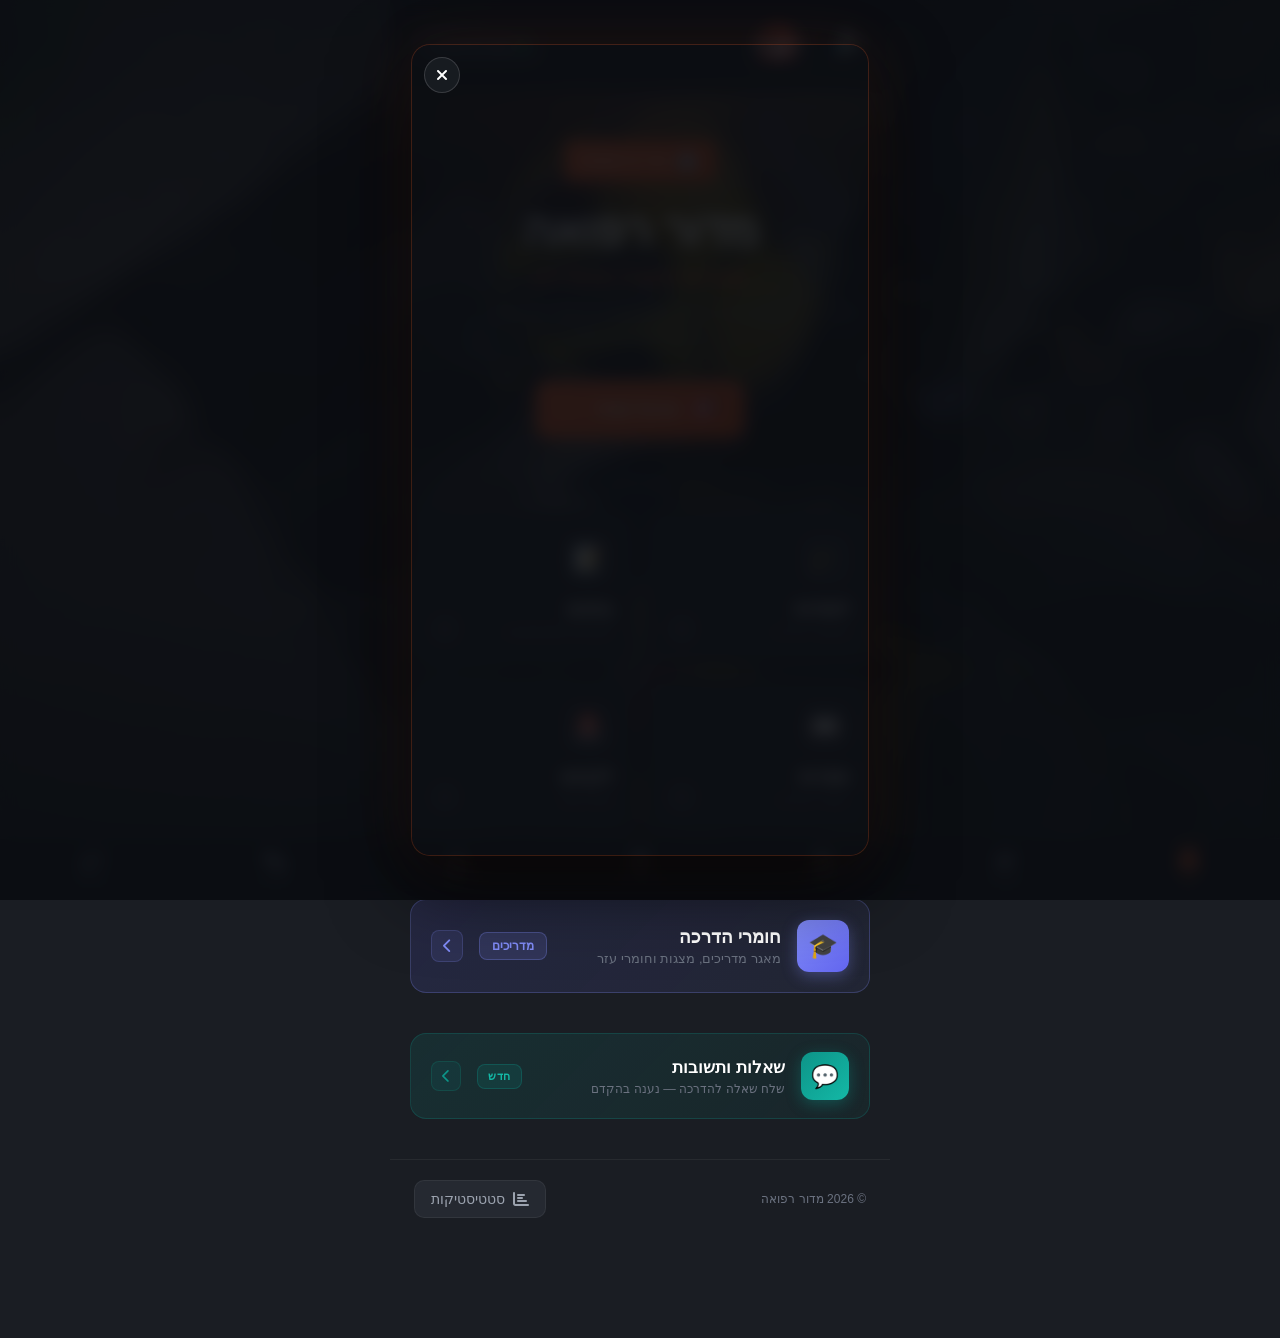
<file: index.html>
<!DOCTYPE html>
<html lang="he" dir="rtl">

<head>
    <meta charset="UTF-8">
    <meta name="viewport" content="width=device-width, initial-scale=1.0, maximum-scale=1.0, user-scalable=no">
    <meta name="apple-mobile-web-app-capable" content="yes">
    <meta name="mobile-web-app-capable" content="yes">

    <!-- Security Headers -->
    <meta http-equiv="X-Frame-Options" content="DENY">
    <meta http-equiv="X-Content-Type-Options" content="nosniff">
    <meta http-equiv="Referrer-Policy" content="strict-origin-when-cross-origin">
    <meta http-equiv="Permissions-Policy" content="geolocation=(), microphone=(), camera=()">
    <meta http-equiv="Content-Security-Policy"
        content="default-src 'self'; script-src 'self' 'unsafe-inline' https://script.google.com https://script.googleusercontent.com; style-src 'self' 'unsafe-inline' https://fonts.googleapis.com https://cdnjs.cloudflare.com; font-src 'self' https://fonts.gstatic.com https://cdnjs.cloudflare.com; img-src 'self' data: https:; connect-src 'self' https://script.google.com https://script.googleusercontent.com; frame-src https://drive.google.com https://www.youtube.com;">

    <!-- Description & SEO -->
    <meta name="description"
        content="מערכת למידה רפואית - מדור רפואה, פיקוד העורף. לומדות, בחנים, ספרות מקצועית ולקחים נלמדים.">
    <meta name="keywords" content="רפואה, פיקוד העורף, חובש, מט״ב, הכשרה רפואית">
    <meta name="author" content="מדור רפואה - פיקוד העורף">

    <!-- Favicon & App Icons -->
    <link rel="icon" type="image/png" href="Assets/logo1.PNG">
    <link rel="apple-touch-icon" href="Assets/logo1.PNG">
    <link rel="shortcut icon" href="Assets/logo1.PNG">

    <!-- Theme Color for Mobile Browsers -->
    <meta name="theme-color" content="#1a1d23">
    <meta name="apple-mobile-web-app-status-bar-style" content="black-translucent">
    <meta name="apple-mobile-web-app-title" content="מדור רפואה">

    <title>מדור רפואה | פיקוד העורף</title>

    <!-- Google Fonts - Heebo for that official Hebrew military aesthetic -->
    <link rel="preconnect" href="https://fonts.googleapis.com">
    <link rel="preconnect" href="https://fonts.gstatic.com" crossorigin>
    <link href="https://fonts.googleapis.com/css2?family=Heebo:wght@400;500;600;700;800;900&display=swap"
        rel="stylesheet">

    <!-- FontAwesome -->
    <link rel="stylesheet" href="https://cdnjs.cloudflare.com/ajax/libs/font-awesome/6.4.0/css/all.min.css"
        crossorigin="anonymous" referrerpolicy="no-referrer">

    <!-- Theme System -->

    <style>
        :root {
            --orange-primary: #FF6B35;
            --orange-bright: #FF8C42;
            --orange-dark: #E85A24;
            --orange-glow: rgba(255, 107, 53, 0.4);
            --charcoal: #1a1d23;
            --charcoal-light: #252931;
            --charcoal-lighter: #2f343d;
            --slate: #3d4451;
            --slate-light: #4a5262;
            --text-primary: #ffffff;
            --text-secondary: #9ca3af;
            --text-muted: #6b7280;
            --success: #22c55e;
            --border-subtle: rgba(255, 255, 255, 0.06);
            --border-light: rgba(255, 255, 255, 0.1);
        }

        * {
            margin: 0;
            padding: 0;
            box-sizing: border-box;
            -webkit-tap-highlight-color: transparent;
        }

        html {
            font-size: 16px;
        }

        body {
            font-family: 'Heebo', sans-serif;
            background: var(--charcoal);
            min-height: 100vh;
            direction: rtl;
            overflow-x: hidden;
            position: relative;
            color: var(--text-primary);
        }

        /* Background image layer */
        .bg-image {
            position: fixed;
            inset: 0;
            background: url('Assets/background.webp') center center / cover no-repeat;
            z-index: 0;
        }

        /* Dark gradient overlay for readability */
        .bg-overlay {
            position: fixed;
            inset: 0;
            background:
                linear-gradient(180deg,
                    rgba(26, 29, 35, 0.75) 0%,
                    rgba(26, 29, 35, 0.65) 30%,
                    rgba(26, 29, 35, 0.8) 70%,
                    rgba(26, 29, 35, 0.95) 100%),
                linear-gradient(135deg,
                    rgba(255, 107, 53, 0.08) 0%,
                    transparent 50%);
            z-index: 1;
        }

        /* Subtle vignette effect */
        .bg-vignette {
            position: fixed;
            inset: 0;
            background: radial-gradient(ellipse at center, transparent 40%, rgba(26, 29, 35, 0.6) 100%);
            z-index: 2;
            pointer-events: none;
        }

        /* Noise texture for premium feel */
        .bg-noise {
            position: fixed;
            inset: 0;
            opacity: 0.03;
            background-image: url("data:image/svg+xml,%3Csvg viewBox='0 0 256 256' xmlns='http://www.w3.org/2000/svg'%3E%3Cfilter id='noise'%3E%3CfeTurbulence type='fractalNoise' baseFrequency='0.9' numOctaves='4' stitchTiles='stitch'/%3E%3C/filter%3E%3Crect width='100%25' height='100%25' filter='url(%23noise)'/%3E%3C/svg%3E");
            z-index: 3;
            pointer-events: none;
        }

        /* Orange glow accent at top */
        .bg-glow {
            position: fixed;
            top: -100px;
            left: 50%;
            transform: translateX(-50%);
            width: 600px;
            height: 400px;
            background: radial-gradient(ellipse, rgba(255, 107, 53, 0.15) 0%, transparent 70%);
            z-index: 3;
            pointer-events: none;
        }

        .main-container {
            position: relative;
            z-index: 10;
            min-height: 100vh;
            display: flex;
            flex-direction: column;
            padding-bottom: 90px;
        }

        /* ===== BOTTOM NAV ===== */
        .bottom-nav {
            position: fixed;
            bottom: 0;
            left: 0;
            right: 0;
            background: rgba(26, 29, 35, 0.95);
            backdrop-filter: blur(20px);
            -webkit-backdrop-filter: blur(20px);
            border-top: 1px solid rgba(255, 255, 255, 0.06);
            display: flex;
            justify-content: space-around;
            align-items: center;
            padding: 8px 0;
            padding-bottom: calc(8px + env(safe-area-inset-bottom));
            z-index: 1000;
        }

        .bottom-nav-item {
            display: flex;
            flex-direction: column;
            align-items: center;
            gap: 3px;
            padding: 6px 8px;
            color: #6b7280;
            text-decoration: none;
            font-size: 0.65rem;
            font-weight: 500;
            transition: all 0.3s ease;
            position: relative;
            min-width: 52px;
        }

        .bottom-nav-item i {
            font-size: 1.15rem;
            transition: all 0.3s ease;
        }

        .bottom-nav-item.active {
            color: #FF6B35;
        }

        .bottom-nav-item.active i {
            transform: scale(1.1);
        }

        .bottom-nav-item.active::before {
            content: '';
            position: absolute;
            top: 0;
            left: 50%;
            transform: translateX(-50%);
            width: 24px;
            height: 3px;
            background: #FF6B35;
            border-radius: 0 0 3px 3px;
        }

        .bottom-nav-item.instructor-tab.active {
            color: #818cf8;
        }

        .bottom-nav-item.instructor-tab.active::before {
            background: #818cf8;
        }

        .bottom-nav-item:not(.active):active {
            color: #FF6B35;
            transform: scale(0.95);
        }

        /* ===== HEADER ===== */
        .header {
            padding: 20px 24px;
            display: flex;
            align-items: center;
            justify-content: space-between;
            border-bottom: 1px solid var(--border-subtle);
            background: rgba(26, 29, 35, 0.8);
            backdrop-filter: blur(20px);
            -webkit-backdrop-filter: blur(20px);
            position: sticky;
            top: 0;
            z-index: 100;
        }

        .header-logos {
            display: flex;
            align-items: center;
            gap: 16px;
        }

        .header-logos img {
            height: 48px;
            width: auto;
        }

        .header-actions {
            display: flex;
            align-items: center;
            gap: 10px;
        }

        .header-status {
            display: flex;
            align-items: center;
            gap: 8px;
            padding: 8px 14px;
            background: var(--charcoal-light);
            border-radius: 20px;
            border: 1px solid var(--border-light);
        }

        .status-dot {
            width: 8px;
            height: 8px;
            background: var(--success);
            border-radius: 50%;
            animation: pulse-dot 2s ease-in-out infinite;
        }

        @keyframes pulse-dot {

            0%,
            100% {
                opacity: 1;
                box-shadow: 0 0 0 0 rgba(34, 197, 94, 0.4);
            }

            50% {
                opacity: 0.8;
                box-shadow: 0 0 0 4px rgba(34, 197, 94, 0);
            }
        }

        .status-text {
            font-size: 0.8rem;
            font-weight: 500;
            color: var(--text-secondary);
            letter-spacing: 0.02em;
        }

        /* ===== HERO SECTION ===== */
        .hero-section {
            padding: 48px 24px 40px;
            text-align: center;
            position: relative;
        }

        .hero-badge {
            display: inline-flex;
            align-items: center;
            gap: 8px;
            padding: 10px 18px;
            background: linear-gradient(135deg, var(--orange-primary), var(--orange-dark));
            border-radius: 6px;
            margin-bottom: 24px;
            box-shadow: 0 4px 20px var(--orange-glow);
            animation: fadeSlideDown 0.6s ease-out;
        }

        .hero-badge-icon {
            font-size: 1rem;
        }

        .hero-badge-text {
            font-size: 0.75rem;
            font-weight: 700;
            text-transform: uppercase;
            letter-spacing: 0.15em;
            color: white;
        }

        .hero-title {
            font-size: 3rem;
            font-weight: 900;
            color: var(--text-primary);
            margin-bottom: 8px;
            letter-spacing: -0.02em;
            line-height: 1.1;
            animation: fadeSlideDown 0.6s ease-out 0.1s backwards;
        }

        .hero-subtitle {
            font-size: 1.25rem;
            font-weight: 500;
            color: var(--orange-primary);
            margin-bottom: 12px;
            animation: fadeSlideDown 0.6s ease-out 0.2s backwards;
        }

        .hero-description {
            font-size: 0.95rem;
            color: var(--text-muted);
            max-width: 320px;
            margin: 0 auto 32px;
            line-height: 1.6;
            animation: fadeSlideDown 0.6s ease-out 0.3s backwards;
        }

        /* Quick Practice Button */
        .quick-practice-btn {
            display: inline-flex;
            align-items: center;
            gap: 12px;
            padding: 16px 28px;
            background: linear-gradient(135deg, var(--orange-primary), var(--orange-dark));
            border: none;
            border-radius: 12px;
            color: white;
            font-family: 'Heebo', sans-serif;
            font-size: 1.05rem;
            font-weight: 700;
            cursor: pointer;
            box-shadow:
                0 4px 20px var(--orange-glow),
                inset 0 1px 0 rgba(255, 255, 255, 0.2);
            transition: all 0.3s cubic-bezier(0.34, 1.56, 0.64, 1);
            animation: fadeSlideUp 0.6s ease-out 0.4s backwards;
            position: relative;
            overflow: hidden;
        }

        .quick-practice-btn::before {
            content: '';
            position: absolute;
            inset: 0;
            background: linear-gradient(135deg, var(--orange-bright), var(--orange-primary));
            opacity: 0;
            transition: opacity 0.3s ease;
        }

        .quick-practice-btn:hover {
            transform: translateY(-3px) scale(1.02);
            box-shadow:
                0 8px 30px rgba(255, 107, 53, 0.5),
                inset 0 1px 0 rgba(255, 255, 255, 0.3);
        }

        .quick-practice-btn:hover::before {
            opacity: 1;
        }

        .quick-practice-btn:active {
            transform: translateY(-1px) scale(0.98);
        }

        .quick-practice-btn span {
            position: relative;
            z-index: 1;
        }

        .quick-practice-icon {
            font-size: 1.3rem;
        }

        .quick-practice-arrow {
            transition: transform 0.3s ease;
        }

        .quick-practice-btn:hover .quick-practice-arrow {
            transform: translateX(-4px);
        }

        /* ===== NAVIGATION CARDS ===== */
        .nav-section {
            padding: 0 20px 40px;
            flex: 1;
        }

        .section-label {
            display: flex;
            align-items: center;
            gap: 10px;
            margin-bottom: 20px;
            padding: 0 4px;
        }

        .section-label-line {
            flex: 1;
            height: 1px;
            background: linear-gradient(90deg, var(--border-light), transparent);
        }

        .section-label-text {
            font-size: 0.7rem;
            font-weight: 600;
            text-transform: uppercase;
            letter-spacing: 0.2em;
            color: var(--text-muted);
        }

        .nav-grid {
            display: grid;
            grid-template-columns: repeat(2, 1fr);
            gap: 14px;
        }

        .nav-card {
            background: var(--charcoal-light);
            border: 1px solid var(--border-subtle);
            border-radius: 16px;
            padding: 24px 20px;
            cursor: pointer;
            transition: all 0.3s cubic-bezier(0.34, 1.56, 0.64, 1);
            position: relative;
            overflow: hidden;
            display: flex;
            flex-direction: column;
            min-height: 140px;
        }

        .nav-card::before {
            content: '';
            position: absolute;
            top: 0;
            left: 0;
            right: 0;
            height: 3px;
            background: linear-gradient(90deg, var(--orange-primary), var(--orange-bright));
            transform: scaleX(0);
            transform-origin: right;
            transition: transform 0.3s ease;
        }

        .nav-card::after {
            content: '';
            position: absolute;
            inset: 0;
            background: radial-gradient(circle at 50% 0%, rgba(255, 107, 53, 0.08), transparent 70%);
            opacity: 0;
            transition: opacity 0.3s ease;
        }

        .nav-card:hover {
            transform: translateY(-4px);
            border-color: rgba(255, 107, 53, 0.3);
            box-shadow:
                0 8px 30px rgba(0, 0, 0, 0.3),
                0 0 0 1px rgba(255, 107, 53, 0.1);
        }

        .nav-card:hover::before {
            transform: scaleX(1);
            transform-origin: left;
        }

        .nav-card:hover::after {
            opacity: 1;
        }

        .nav-card:active {
            transform: translateY(-2px) scale(0.98);
        }

        /* Staggered animations */
        .nav-card:nth-child(1) {
            animation: fadeSlideUp 0.5s ease-out 0.2s backwards;
        }

        .nav-card:nth-child(2) {
            animation: fadeSlideUp 0.5s ease-out 0.3s backwards;
        }

        .nav-card:nth-child(3) {
            animation: fadeSlideUp 0.5s ease-out 0.4s backwards;
        }

        .nav-card:nth-child(4) {
            animation: fadeSlideUp 0.5s ease-out 0.5s backwards;
        }

        /* ===== INSTRUCTOR SECTION ===== */
        .instructor-section {
            padding: 0 20px 40px;
        }

        .instructor-card {
            background: linear-gradient(135deg, rgba(99, 102, 241, 0.15), rgba(129, 140, 248, 0.08));
            border: 1px solid rgba(129, 140, 248, 0.25);
            border-radius: 16px;
            padding: 20px;
            cursor: pointer;
            transition: all 0.3s cubic-bezier(0.34, 1.56, 0.64, 1);
            position: relative;
            overflow: hidden;
            display: flex;
            align-items: center;
            gap: 16px;
            animation: fadeSlideUp 0.5s ease-out 0.6s backwards;
        }

        .instructor-card::before {
            content: '';
            position: absolute;
            top: 0;
            left: 0;
            right: 0;
            height: 3px;
            background: linear-gradient(90deg, #818cf8, #6366f1);
            transform: scaleX(0);
            transform-origin: right;
            transition: transform 0.3s ease;
        }

        .instructor-card:hover {
            transform: translateY(-4px);
            border-color: rgba(129, 140, 248, 0.5);
            box-shadow: 0 8px 30px rgba(0, 0, 0, 0.3), 0 0 0 1px rgba(129, 140, 248, 0.15);
        }

        .instructor-card:hover::before {
            transform: scaleX(1);
            transform-origin: left;
        }

        .instructor-card:active {
            transform: translateY(-2px) scale(0.98);
        }

        .instructor-card-icon {
            width: 52px;
            height: 52px;
            background: linear-gradient(135deg, #818cf8, #6366f1);
            border-radius: 12px;
            display: flex;
            align-items: center;
            justify-content: center;
            font-size: 1.5rem;
            flex-shrink: 0;
            box-shadow: 0 4px 15px rgba(129, 140, 248, 0.35);
        }

        .instructor-card-content {
            flex: 1;
        }

        .instructor-card-title {
            font-size: 1.1rem;
            font-weight: 700;
            color: var(--text-primary);
            margin-bottom: 3px;
            transition: color 0.3s ease;
        }

        .instructor-card:hover .instructor-card-title {
            color: #818cf8;
        }

        .instructor-card-subtitle {
            font-size: 0.8rem;
            color: var(--text-muted);
        }

        .instructor-card-badge {
            flex-shrink: 0;
            padding: 6px 12px;
            background: rgba(129, 140, 248, 0.15);
            border: 1px solid rgba(129, 140, 248, 0.3);
            border-radius: 8px;
            font-size: 0.75rem;
            font-weight: 600;
            color: #818cf8;
        }

        .instructor-card-arrow {
            width: 32px;
            height: 32px;
            background: rgba(129, 140, 248, 0.1);
            border-radius: 8px;
            display: flex;
            align-items: center;
            justify-content: center;
            color: #818cf8;
            font-size: 0.9rem;
            transition: all 0.3s ease;
            border: 1px solid rgba(129, 140, 248, 0.2);
        }

        .instructor-card:hover .instructor-card-arrow {
            background: #818cf8;
            color: white;
            border-color: #818cf8;
            transform: translateX(-4px);
        }

        /* ===== Q&A BANNER ===== */
        .qa-section {
            padding: 0 20px 40px;
        }

        .qa-banner {
            background: linear-gradient(135deg, rgba(13, 148, 136, 0.15), rgba(20, 184, 166, 0.06));
            border: 1px solid rgba(13, 148, 136, 0.25);
            border-radius: 16px;
            padding: 18px 20px;
            cursor: pointer;
            transition: all 0.3s cubic-bezier(0.34, 1.56, 0.64, 1);
            position: relative;
            overflow: hidden;
            display: flex;
            align-items: center;
            gap: 16px;
            animation: fadeSlideUp 0.5s ease-out 0.7s backwards;
        }

        .qa-banner::before {
            content: '';
            position: absolute;
            top: 0;
            left: 0;
            right: 0;
            height: 3px;
            background: linear-gradient(90deg, #0d9488, #14b8a6);
            transform: scaleX(0);
            transform-origin: right;
            transition: transform 0.3s ease;
        }

        .qa-banner:hover {
            transform: translateY(-3px);
            border-color: rgba(13, 148, 136, 0.5);
            box-shadow: 0 8px 30px rgba(0, 0, 0, 0.3), 0 0 0 1px rgba(13, 148, 136, 0.15);
        }

        .qa-banner:hover::before {
            transform: scaleX(1);
            transform-origin: left;
        }

        .qa-banner:active {
            transform: translateY(-1px) scale(0.98);
        }

        .qa-banner-icon {
            width: 48px;
            height: 48px;
            background: linear-gradient(135deg, #0d9488, #14b8a6);
            border-radius: 12px;
            display: flex;
            align-items: center;
            justify-content: center;
            font-size: 1.4rem;
            flex-shrink: 0;
            box-shadow: 0 4px 15px rgba(13, 148, 136, 0.4);
        }

        .qa-banner-content {
            flex: 1;
        }

        .qa-banner-title {
            font-size: 1.05rem;
            font-weight: 700;
            color: var(--text-primary);
            margin-bottom: 3px;
            transition: color 0.3s ease;
        }

        .qa-banner:hover .qa-banner-title {
            color: #14b8a6;
        }

        .qa-banner-subtitle {
            font-size: 0.78rem;
            color: var(--text-muted);
        }

        .qa-banner-badge {
            flex-shrink: 0;
            padding: 5px 10px;
            background: rgba(13, 148, 136, 0.15);
            border: 1px solid rgba(13, 148, 136, 0.3);
            border-radius: 8px;
            font-size: 0.7rem;
            font-weight: 700;
            color: #14b8a6;
            letter-spacing: 0.05em;
        }

        .qa-banner-arrow {
            width: 30px;
            height: 30px;
            background: rgba(13, 148, 136, 0.1);
            border-radius: 8px;
            display: flex;
            align-items: center;
            justify-content: center;
            color: #0d9488;
            font-size: 0.85rem;
            transition: all 0.3s ease;
            border: 1px solid rgba(13, 148, 136, 0.2);
        }

        .qa-banner:hover .qa-banner-arrow {
            background: #0d9488;
            color: white;
            border-color: #0d9488;
            transform: translateX(-4px);
        }

        .nav-card-icon {
            width: 48px;
            height: 48px;
            background: var(--charcoal-lighter);
            border-radius: 12px;
            display: flex;
            align-items: center;
            justify-content: center;
            font-size: 1.5rem;
            margin-bottom: 16px;
            transition: all 0.3s ease;
            position: relative;
            z-index: 1;
            border: 1px solid var(--border-subtle);
        }

        .nav-card:hover .nav-card-icon {
            background: linear-gradient(135deg, var(--orange-primary), var(--orange-dark));
            border-color: transparent;
            box-shadow: 0 4px 15px var(--orange-glow);
            transform: scale(1.05);
        }

        .nav-card-content {
            flex: 1;
            display: flex;
            flex-direction: column;
            position: relative;
            z-index: 1;
        }

        .nav-card-title {
            font-size: 1.1rem;
            font-weight: 700;
            color: var(--text-primary);
            margin-bottom: 4px;
            transition: color 0.3s ease;
        }

        .nav-card:hover .nav-card-title {
            color: var(--orange-primary);
        }

        .nav-card-subtitle {
            font-size: 0.8rem;
            color: var(--text-muted);
            margin-top: auto;
        }

        .nav-card-arrow {
            position: absolute;
            bottom: 20px;
            left: 20px;
            width: 28px;
            height: 28px;
            background: var(--charcoal-lighter);
            border-radius: 8px;
            display: flex;
            align-items: center;
            justify-content: center;
            color: var(--text-muted);
            font-size: 0.85rem;
            transition: all 0.3s ease;
            border: 1px solid var(--border-subtle);
        }

        .nav-card:hover .nav-card-arrow {
            background: var(--orange-primary);
            color: white;
            border-color: var(--orange-primary);
            transform: translateX(-4px);
        }

        /* ===== FOOTER ===== */
        .footer {
            padding: 20px 24px 30px;
            border-top: 1px solid var(--border-subtle);
            display: flex;
            align-items: center;
            justify-content: space-between;
        }

        .footer-text {
            font-size: 0.75rem;
            color: var(--text-muted);
        }

        .footer-stats-btn {
            display: flex;
            align-items: center;
            gap: 8px;
            padding: 10px 16px;
            background: var(--charcoal-light);
            border: 1px solid var(--border-subtle);
            border-radius: 10px;
            cursor: pointer;
            transition: all 0.3s ease;
            color: var(--text-secondary);
            font-size: 0.85rem;
        }

        .footer-stats-btn:hover {
            background: var(--charcoal-lighter);
            border-color: var(--orange-primary);
            color: var(--orange-primary);
        }

        .footer-stats-btn i {
            font-size: 1rem;
        }

        /* ===== ANIMATIONS ===== */
        @keyframes fadeSlideDown {
            from {
                opacity: 0;
                transform: translateY(-20px);
            }

            to {
                opacity: 1;
                transform: translateY(0);
            }
        }

        @keyframes fadeSlideUp {
            from {
                opacity: 0;
                transform: translateY(20px);
            }

            to {
                opacity: 1;
                transform: translateY(0);
            }
        }

        /* ===== RESPONSIVE ===== */
        @media (max-width: 400px) {
            .header {
                padding: 16px 20px;
            }

            .header-logos img {
                height: 40px;
            }

            .hero-section {
                padding: 36px 20px 32px;
            }

            .hero-title {
                font-size: 2.4rem;
            }

            .hero-subtitle {
                font-size: 1.1rem;
            }

            .quick-practice-btn {
                padding: 14px 24px;
                font-size: 1rem;
            }

            .nav-section {
                padding: 0 16px 32px;
            }

            .nav-grid {
                gap: 12px;
            }

            .nav-card {
                padding: 20px 16px;
                min-height: 130px;
            }

            .nav-card-icon {
                width: 42px;
                height: 42px;
                font-size: 1.3rem;
            }

            .nav-card-title {
                font-size: 1rem;
            }

            .nav-card-arrow {
                width: 24px;
                height: 24px;
                bottom: 16px;
                left: 16px;
            }
        }

        @media (max-width: 340px) {
            .hero-title {
                font-size: 2.1rem;
            }

            .nav-grid {
                grid-template-columns: 1fr;
            }

            .nav-card {
                min-height: auto;
                flex-direction: row;
                align-items: center;
                gap: 16px;
                padding: 18px;
            }

            .nav-card-icon {
                margin-bottom: 0;
            }

            .nav-card-content {
                flex: 1;
            }

            .nav-card-arrow {
                position: static;
            }
        }

        /* Tablet and larger - keep mobile-first approach for this app */
        @media (min-width: 600px) {
            .main-container {
                max-width: 500px;
                margin: 0 auto;
            }
        }

        /* Touch feedback */
        @media (hover: none) {
            .nav-card:active {
                background: var(--charcoal-lighter);
            }

            .nav-card:active::before {
                transform: scaleX(1);
            }

            .nav-card:active .nav-card-icon {
                background: linear-gradient(135deg, var(--orange-primary), var(--orange-dark));
            }
        }

        /* Ripple effect */
        .ripple {
            position: absolute;
            border-radius: 50%;
            background: rgba(255, 107, 53, 0.3);
            transform: scale(0);
            animation: rippleEffect 0.6s ease-out;
            pointer-events: none;
        }

        @keyframes rippleEffect {
            to {
                transform: scale(4);
                opacity: 0;
            }
        }

        /* ===== VIDEO POPUP ===== */
        .video-popup-overlay {
            position: fixed;
            inset: 0;
            background: rgba(10, 12, 16, 0.88);
            backdrop-filter: blur(8px);
            -webkit-backdrop-filter: blur(8px);
            z-index: 9999;
            display: flex;
            align-items: center;
            justify-content: center;
            padding: 20px;
            opacity: 0;
            transition: opacity 0.4s ease;
        }

        .video-popup-overlay.visible {
            opacity: 1;
        }

        .video-popup-overlay.hidden {
            opacity: 0;
            pointer-events: none;
        }

        .video-popup-container {
            position: relative;
            width: min(90vw, calc(90vh * 9 / 16));
            /* 9:16 portrait */
            aspect-ratio: 9 / 16;
            border-radius: 18px;
            overflow: hidden;
            box-shadow:
                0 0 0 1px rgba(255, 107, 53, 0.2),
                0 30px 80px rgba(0, 0, 0, 0.7),
                0 0 60px rgba(255, 107, 53, 0.1);
            transform: scale(0.92);
            transition: transform 0.4s cubic-bezier(0.34, 1.56, 0.64, 1);
        }

        .video-popup-overlay.visible .video-popup-container {
            transform: scale(1);
        }

        .video-popup-container iframe {
            width: 100%;
            height: 100%;
            border: none;
            display: block;
        }

        .video-popup-close {
            position: absolute;
            top: 12px;
            left: 12px;
            width: 36px;
            height: 36px;
            background: rgba(26, 29, 35, 0.9);
            border: 1px solid rgba(255, 255, 255, 0.15);
            border-radius: 50%;
            display: flex;
            align-items: center;
            justify-content: center;
            cursor: pointer;
            color: white;
            font-size: 1rem;
            transition: all 0.2s ease;
            z-index: 10;
            backdrop-filter: blur(4px);
            -webkit-backdrop-filter: blur(4px);
        }

        .video-popup-close:hover {
            background: rgba(255, 107, 53, 0.9);
            border-color: var(--orange-primary);
            transform: scale(1.1);
        }

        .video-popup-close:active {
            transform: scale(0.95);
        }
    </style>
</head>

<body>
    <!-- Background layers -->
    <div class="bg-image"></div>
    <div class="bg-overlay"></div>
    <div class="bg-vignette"></div>
    <div class="bg-noise"></div>
    <div class="bg-glow"></div>

    <!-- One-time YouTube Video Popup -->
    <div class="video-popup-overlay" id="videoPopupOverlay" role="dialog" aria-modal="true" aria-label="סרטון פתיחה">
        <div class="video-popup-container">
            <button class="video-popup-close" id="videoPopupClose" aria-label="סגור סרטון" title="סגור">
                <i class="fas fa-times"></i>
            </button>
            <iframe id="videoPopupIframe" src="" allow="autoplay; encrypted-media" allowfullscreen
                title="סרטון פתיחה"></iframe>
        </div>
    </div>

    <div class="main-container">
        <!-- Header -->
        <header class="header">
            <div class="header-logos">
                <picture>
                    <source srcset="Assets/logo1.webp" type="image/webp"><img src="Assets/logo1_small.PNG"
                        alt="פיקוד העורף">
                </picture>
                <picture>
                    <source srcset="Assets/logo2.webp" type="image/webp"><img src="Assets/logo2_small.PNG"
                        alt="מדור רפואה">
                </picture>
            </div>
            <div class="header-actions">
                <div class="header-status">
                    <div class="status-dot"></div>
                    <span class="status-text">מערכת פעילה</span>
                </div>
            </div>
        </header>

        <!-- Hero Section -->
        <section class="hero-section">
            <div class="hero-badge">
                <span class="hero-badge-icon">🏥</span>
                <span class="hero-badge-text">בא״פ העורף</span>
            </div>
            <h1 class="hero-title">מדור רפואה</h1>
            <p class="hero-subtitle">מערכת הכשרה וניהול ידע</p>
            <p class="hero-description">
                פלטפורמת הלמידה והבחינות הרשמית של מדור הרפואה בפיקוד העורף
            </p>

            <button class="quick-practice-btn" onclick="window.location.href='practice-questions.html'">
                <span class="quick-practice-icon">🎯</span>
                <span>תרגול מהיר</span>
                <span class="quick-practice-arrow">←</span>
            </button>
        </section>

        <!-- Navigation Cards -->
        <section class="nav-section">
            <div class="section-label">
                <span class="section-label-line"></span>
                <span class="section-label-text">מודולים</span>
                <span class="section-label-line"
                    style="background: linear-gradient(270deg, var(--border-light), transparent);"></span>
            </div>

            <div class="nav-grid">
                <div class="nav-card" data-page="tutorials">
                    <div class="nav-card-icon">🎓</div>
                    <div class="nav-card-content">
                        <div class="nav-card-title">לומדות</div>
                        <div class="nav-card-subtitle">סרטוני הדרכה</div>
                    </div>
                    <div class="nav-card-arrow">
                        <i class="fas fa-chevron-left"></i>
                    </div>
                </div>

                <div class="nav-card" data-page="quizzes">
                    <div class="nav-card-icon">📝</div>
                    <div class="nav-card-content">
                        <div class="nav-card-title">בחנים</div>
                        <div class="nav-card-subtitle">מבחנים ממוחשבים</div>
                    </div>
                    <div class="nav-card-arrow">
                        <i class="fas fa-chevron-left"></i>
                    </div>
                </div>

                <div class="nav-card" data-page="literature">
                    <div class="nav-card-icon">📖</div>
                    <div class="nav-card-content">
                        <div class="nav-card-title">ספרות</div>
                        <div class="nav-card-subtitle">חומרי קריאה</div>
                    </div>
                    <div class="nav-card-arrow">
                        <i class="fas fa-chevron-left"></i>
                    </div>
                </div>

                <div class="nav-card" data-page="lessons">
                    <div class="nav-card-icon">🚨</div>
                    <div class="nav-card-content">
                        <div class="nav-card-title">לקחים</div>
                        <div class="nav-card-subtitle">מאירועים</div>
                    </div>
                    <div class="nav-card-arrow">
                        <i class="fas fa-chevron-left"></i>
                    </div>
                </div>
            </div>
        </section>

        <!-- Instructor Section -->
        <section class="instructor-section">
            <div class="section-label" style="margin-bottom: 14px;">
                <span class="section-label-line"
                    style="background: linear-gradient(90deg, rgba(129,140,248,0.3), transparent);"></span>
                <span class="section-label-text" style="color: #818cf8;">אזור מדריכים</span>
                <span class="section-label-line"
                    style="background: linear-gradient(270deg, rgba(129,140,248,0.3), transparent);"></span>
            </div>

            <div class="instructor-card" onclick="window.location.href='hadracha-page.html'">
                <div class="instructor-card-icon">🎓</div>
                <div class="instructor-card-content">
                    <div class="instructor-card-title">חומרי הדרכה</div>
                    <div class="instructor-card-subtitle">מאגר מדריכים, מצגות וחומרי עזר</div>
                </div>
                <span class="instructor-card-badge">מדריכים</span>
                <div class="instructor-card-arrow">
                    <i class="fas fa-chevron-left"></i>
                </div>
            </div>
        </section>

        <!-- Q&A Banner -->
        <section class="qa-section">
            <div class="qa-banner" onclick="window.location.href='qa.html'">
                <div class="qa-banner-icon">💬</div>
                <div class="qa-banner-content">
                    <div class="qa-banner-title">שאלות ותשובות</div>
                    <div class="qa-banner-subtitle">שלח שאלה להדרכה — נענה בהקדם</div>
                </div>
                <span class="qa-banner-badge">חדש</span>
                <div class="qa-banner-arrow">
                    <i class="fas fa-chevron-left"></i>
                </div>
            </div>
        </section>

        <!-- Footer -->
        <footer class="footer">
            <span class="footer-text">© 2026 מדור רפואה</span>
            <button class="footer-stats-btn" onclick="window.location.href='instructor-dashboard.html'"
                title="לוח בקרה למדריכים">
                <i class="fas fa-chart-bar"></i>
                <span>סטטיסטיקות</span>
            </button>
        </footer>
    </div>

    <script>
        // Handle navigation card clicks with ripple effect
        document.querySelectorAll('.nav-card').forEach(card => {
            card.addEventListener('click', function (e) {
                const page = this.getAttribute('data-page');

                // Create ripple effect
                const ripple = document.createElement('div');
                ripple.className = 'ripple';
                const rect = this.getBoundingClientRect();
                const size = Math.max(rect.width, rect.height) * 2;
                const x = e.clientX - rect.left - size / 2;
                const y = e.clientY - rect.top - size / 2;

                ripple.style.width = ripple.style.height = size + 'px';
                ripple.style.left = x + 'px';
                ripple.style.top = y + 'px';

                this.appendChild(ripple);
                setTimeout(() => ripple.remove(), 600);

                // Navigate after brief delay
                setTimeout(() => {
                    const pages = {
                        'tutorials': 'lomdot2-page.html',
                        'quizzes': 'exams.html',
                        'literature': 'safrot-page.html',
                        'lessons': 'lessons-learned.html',
                        'hadracha': 'hadracha-page.html'
                    };
                    if (pages[page]) {
                        window.location.href = pages[page];
                    }
                }, 200);
            });

            // Touch feedback
            card.addEventListener('touchstart', function () {
                this.style.transition = 'all 0.1s ease';
            }, { passive: true });

            card.addEventListener('touchend', function () {
                this.style.transition = 'all 0.3s cubic-bezier(0.34, 1.56, 0.64, 1)';
            }, { passive: true });
        });

        // Prevent double-tap zoom on mobile
        let lastTouchEnd = 0;
        document.addEventListener('touchend', function (e) {
            const now = Date.now();
            if (now - lastTouchEnd <= 300) {
                e.preventDefault();
            }
            lastTouchEnd = now;
        }, false);

        // ===== VIDEO POPUP (on every fresh site entry) =====
        (function () {
            const VIDEO_ID = 'MT8fmjfsTcY';

            const overlay = document.getElementById('videoPopupOverlay');
            const closeBtn = document.getElementById('videoPopupClose');
            const iframe = document.getElementById('videoPopupIframe');

            function closePopup() {
                overlay.classList.remove('visible');
                overlay.classList.add('hidden');
                // Stop the video by clearing src
                iframe.src = '';
            }

            // Show only when arriving fresh (not from within the same site)
            function isInternalNavigation() {
                if (!document.referrer) return false;
                try {
                    return new URL(document.referrer).hostname === window.location.hostname;
                } catch (e) {
                    return false;
                }
            }

            if (!isInternalNavigation()) {
                // Fresh entry — show the popup
                setTimeout(function () {
                    iframe.src = 'https://www.youtube.com/embed/' + VIDEO_ID + '?playsinline=1&rel=0';
                    overlay.classList.add('visible');
                }, 600);
            } else {
                // Internal navigation (e.g. came back from another page) — hide
                overlay.classList.add('hidden');
            }

            closeBtn.addEventListener('click', closePopup);

            // Also close when clicking the dark overlay background
            overlay.addEventListener('click', function (e) {
                if (e.target === overlay) closePopup();
            });

            // Close on Escape key
            document.addEventListener('keydown', function (e) {
                if (e.key === 'Escape') closePopup();
            });
        })();
    </script>

    <!-- Bottom Navigation -->
    <nav class="bottom-nav">
        <a href="index.html" class="bottom-nav-item active">
            <i class="fas fa-home"></i>
            <span>בית</span>
        </a>
        <a href="lomdot2-page.html" class="bottom-nav-item">
            <i class="fas fa-graduation-cap"></i>
            <span>לומדות</span>
        </a>
        <a href="exams.html" class="bottom-nav-item">
            <i class="fas fa-file-alt"></i>
            <span>בחנים</span>
        </a>
        <a href="safrot-page.html" class="bottom-nav-item">
            <i class="fas fa-book"></i>
            <span>ספרות</span>
        </a>
        <a href="lessons-learned.html" class="bottom-nav-item">
            <i class="fas fa-exclamation-triangle"></i>
            <span>לקחים</span>
        </a>
        <a href="qa.html" class="bottom-nav-item">
            <i class="fas fa-comments"></i>
            <span>שאלות</span>
        </a>
        <a href="hadracha-page.html" class="bottom-nav-item instructor-tab">
            <i class="fas fa-chalkboard-teacher"></i>
            <span>הדרכה</span>
        </a>
    </nav>

</body>

</html>
</file>
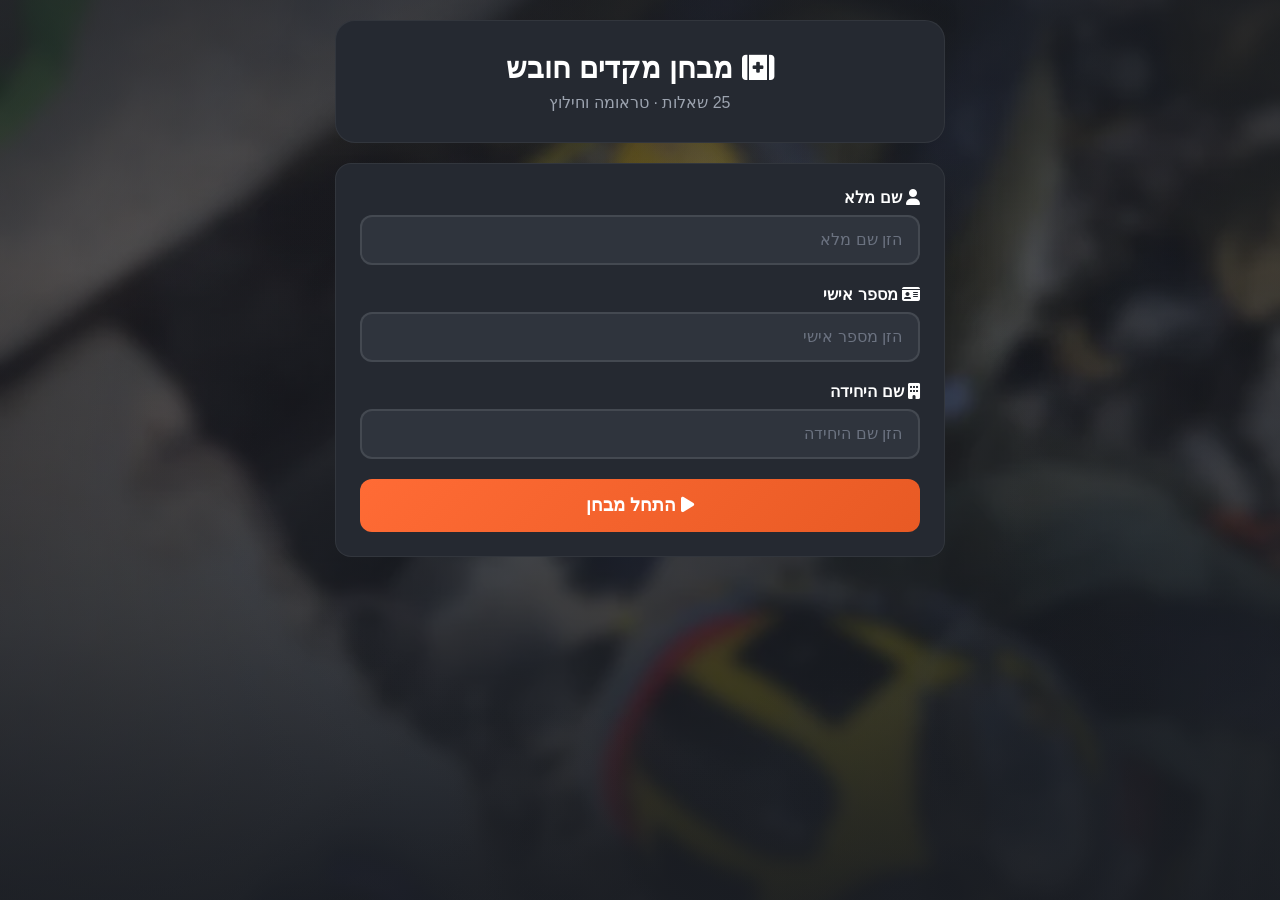
<file: exam-hovesh-1.html>
<!DOCTYPE html>
<html lang="he" dir="rtl">
<head>
    <meta charset="UTF-8">
    <meta name="viewport" content="width=device-width, initial-scale=1.0, maximum-scale=1.0, user-scalable=no">
    <meta name="apple-mobile-web-app-capable" content="yes">
    <meta name="mobile-web-app-capable" content="yes">

    <meta http-equiv="X-Frame-Options" content="DENY">
    <meta http-equiv="X-Content-Type-Options" content="nosniff">
    <meta http-equiv="Referrer-Policy" content="strict-origin-when-cross-origin">
    <meta http-equiv="Permissions-Policy" content="geolocation=(), microphone=(), camera=()">
    <meta http-equiv="Content-Security-Policy" content="default-src 'self'; script-src 'self' 'unsafe-inline' https://script.google.com https://script.googleusercontent.com; style-src 'self' 'unsafe-inline' https://fonts.googleapis.com https://cdnjs.cloudflare.com; font-src 'self' https://fonts.gstatic.com https://cdnjs.cloudflare.com; img-src 'self' data: https:; connect-src 'self' https://*.google.com https://*.googleusercontent.com https://script.google.com https://script.googleusercontent.com;">

    <!-- Description & Icons -->
    <meta name="description" content="מערכת למידה רפואית - מדור רפואה, פיקוד העורף">
    <link rel="icon" type="image/png" href="Assets/logo1.PNG">
    <link rel="apple-touch-icon" href="Assets/logo1.PNG">
    <meta name="theme-color" content="#1a1d23">
    <meta name="apple-mobile-web-app-title" content="מדור רפואה">

    <title>מבחן מקדים חובש | מדור רפואה</title>

    <link rel="preconnect" href="https://fonts.googleapis.com">
    <link rel="preconnect" href="https://fonts.gstatic.com" crossorigin>
    <link href="https://fonts.googleapis.com/css2?family=Heebo:wght@400;500;600;700;800;900&display=swap" rel="stylesheet">
    <link rel="stylesheet" href="https://cdnjs.cloudflare.com/ajax/libs/font-awesome/6.4.0/css/all.min.css" crossorigin="anonymous" referrerpolicy="no-referrer">

    <!-- Theme System -->

    <style>
        :root {
            --orange-primary: #FF6B35;
            --orange-bright: #FF8C42;
            --orange-dark: #E85A24;
            --orange-glow: rgba(255, 107, 53, 0.4);
            --charcoal: #1a1d23;
            --charcoal-light: #252931;
            --charcoal-lighter: #2f343d;
            --text-primary: #ffffff;
            --text-secondary: #9ca3af;
            --text-muted: #6b7280;
            --border-subtle: rgba(255, 255, 255, 0.06);
            --border-light: rgba(255, 255, 255, 0.1);
            --success: #10b981;
            --error: #ef4444;
        }

        * { margin: 0; padding: 0; box-sizing: border-box; -webkit-tap-highlight-color: transparent; }

        body {
            font-family: 'Heebo', sans-serif;
            background: var(--charcoal);
            min-height: 100vh;
            direction: rtl;
            overflow-x: hidden;
            color: var(--text-primary);
        }

        .bg-image { position: fixed; inset: 0; background: url('Assets/background.webp') center center / cover no-repeat; z-index: 0; }
        .bg-overlay { position: fixed; inset: 0; background: linear-gradient(180deg, rgba(26, 29, 35, 0.75) 0%, rgba(26, 29, 35, 0.65) 30%, rgba(26, 29, 35, 0.8) 70%, rgba(26, 29, 35, 0.95) 100%), linear-gradient(135deg, rgba(255, 107, 53, 0.08) 0%, transparent 50%); z-index: 1; }
        .bg-vignette { position: fixed; inset: 0; background: radial-gradient(ellipse at center, transparent 40%, rgba(26, 29, 35, 0.6) 100%); z-index: 2; pointer-events: none; }

        .main-container { position: relative; z-index: 10; min-height: 100vh; max-width: 650px; margin: 0 auto; padding: 20px; }

        /* Info Screen */
        .info-header {
            text-align: center;
            padding: 30px 20px;
            background: var(--charcoal-light);
            border: 1px solid var(--border-subtle);
            border-radius: 20px;
            margin-bottom: 20px;
            animation: fadeSlideUp 0.5s ease-out;
        }

        .info-header h1 {
            font-size: 1.8rem;
            font-weight: 800;
            color: var(--text-primary);
            margin-bottom: 8px;
        }

        .info-header p {
            color: var(--text-secondary);
            font-size: 1rem;
        }

        .info-form {
            background: var(--charcoal-light);
            border: 1px solid var(--border-subtle);
            border-radius: 16px;
            padding: 24px;
            animation: fadeSlideUp 0.5s ease-out 0.1s backwards;
        }

        .form-group { margin-bottom: 20px; }

        .form-group label {
            display: block;
            font-weight: 600;
            color: var(--text-primary);
            margin-bottom: 8px;
        }

        .form-group input {
            width: 100%;
            padding: 14px 16px;
            background: var(--charcoal-lighter);
            border: 2px solid var(--border-light);
            border-radius: 12px;
            font-family: 'Heebo', sans-serif;
            font-size: 1rem;
            color: var(--text-primary);
            transition: all 0.3s ease;
        }

        .form-group input::placeholder { color: var(--text-muted); }
        .form-group input:focus { outline: none; border-color: var(--orange-primary); }

        .start-btn {
            width: 100%;
            padding: 16px;
            background: linear-gradient(135deg, var(--orange-primary), var(--orange-dark));
            color: white;
            border: none;
            border-radius: 12px;
            font-family: 'Heebo', sans-serif;
            font-size: 1.1rem;
            font-weight: 700;
            cursor: pointer;
            transition: all 0.3s ease;
        }

        .start-btn:hover { transform: translateY(-2px); box-shadow: 0 10px 30px var(--orange-glow); }
        .start-btn:disabled { background: var(--charcoal-lighter); cursor: not-allowed; opacity: 0.6; }

        /* Progress Bar */
        .progress-section {
            background: var(--charcoal-light);
            border: 1px solid var(--border-subtle);
            border-radius: 14px;
            padding: 16px 20px;
            margin-bottom: 20px;
            position: sticky;
            top: 10px;
            z-index: 100;
            backdrop-filter: blur(10px);
            display: flex;
            align-items: center;
            gap: 15px;
        }

        .back-home-btn {
            background: rgba(255, 107, 53, 0.15);
            border: 2px solid var(--orange-primary);
            padding: 8px 14px;
            border-radius: 10px;
            font-family: 'Heebo', sans-serif;
            font-size: 0.85rem;
            font-weight: 600;
            color: var(--orange-primary);
            cursor: pointer;
            transition: all 0.3s ease;
            white-space: nowrap;
            display: none;
        }

        .back-home-btn.show { display: flex; align-items: center; gap: 6px; }
        .back-home-btn:hover { background: rgba(255, 107, 53, 0.25); }

        .progress-info { flex: 1; min-width: 0; }
        .progress-text { font-size: 0.9rem; color: var(--text-secondary); margin-bottom: 8px; }
        .progress-text span { color: var(--orange-primary); font-weight: 600; }

        .progress-fill {
            height: 8px;
            background: var(--charcoal-lighter);
            border-radius: 10px;
            overflow: hidden;
        }

        .progress-fill-bar {
            height: 100%;
            background: linear-gradient(90deg, var(--orange-primary), var(--orange-bright));
            border-radius: 10px;
            transition: width 0.3s ease;
            box-shadow: 0 0 10px var(--orange-glow);
        }

        /* Question Card */
        .question-card {
            background: var(--charcoal-light);
            border: 1px solid var(--border-subtle);
            border-radius: 16px;
            padding: 24px;
            margin-bottom: 16px;
            transition: all 0.3s ease;
            animation: fadeSlideUp 0.4s ease-out backwards;
        }

        .question-card.submitted { pointer-events: none; }

        .question-number {
            color: var(--orange-primary);
            font-weight: 700;
            font-size: 0.85rem;
            margin-bottom: 12px;
            text-transform: uppercase;
            letter-spacing: 1px;
        }

        .question-text {
            font-size: 1.1rem;
            font-weight: 600;
            color: var(--text-primary);
            margin-bottom: 8px;
            line-height: 1.6;
        }

        .question-tag {
            font-size: 0.7rem;
            color: var(--text-muted);
            font-weight: 500;
            margin-bottom: 16px;
            letter-spacing: 0.5px;
        }

        .answer-option {
            background: var(--charcoal-lighter);
            padding: 14px 16px;
            border-radius: 12px;
            margin-bottom: 10px;
            cursor: pointer;
            border: 2px solid var(--border-light);
            transition: all 0.3s ease;
        }

        .answer-option:hover { border-color: var(--orange-primary); background: rgba(255, 107, 53, 0.1); }
        .answer-option:active { transform: scale(0.98); }

        .answer-option.selected {
            background: rgba(255, 107, 53, 0.15);
            border-color: var(--orange-primary);
        }

        .answer-option.correct {
            background: rgba(16, 185, 129, 0.2);
            border-color: var(--success);
            border-width: 3px;
        }

        .answer-option.incorrect {
            background: rgba(239, 68, 68, 0.2);
            border-color: var(--error);
            border-width: 3px;
        }

        .answer-option input { margin-left: 10px; accent-color: var(--orange-primary); }

        .answer-option label {
            cursor: pointer;
            display: flex;
            align-items: center;
            font-size: 0.95rem;
            color: var(--text-primary);
        }

        /* Submit Button */
        .submit-btn {
            width: 100%;
            padding: 18px;
            background: linear-gradient(135deg, var(--success), #059669);
            color: white;
            border: none;
            border-radius: 14px;
            font-family: 'Heebo', sans-serif;
            font-size: 1.15rem;
            font-weight: 700;
            cursor: pointer;
            transition: all 0.3s ease;
            margin-top: 20px;
            display: flex;
            align-items: center;
            justify-content: center;
            gap: 10px;
        }

        .submit-btn:hover:not(:disabled) { transform: translateY(-2px); box-shadow: 0 10px 30px rgba(16, 185, 129, 0.3); }
        .submit-btn:disabled { background: var(--charcoal-lighter); cursor: not-allowed; opacity: 0.6; }
        .submit-btn.success { background: linear-gradient(135deg, var(--success), #059669); }

        .btn-spinner {
            width: 20px; height: 20px;
            border: 3px solid rgba(255, 255, 255, 0.3);
            border-top: 3px solid white;
            border-radius: 50%;
            animation: spin 0.8s linear infinite;
        }

        /* Loading Screen */
        .loading-screen {
            text-align: center;
            padding: 60px 20px;
        }

        .loading-spinner {
            width: 50px; height: 50px;
            border: 4px solid var(--charcoal-lighter);
            border-top: 4px solid var(--orange-primary);
            border-radius: 50%;
            animation: spin 1s linear infinite;
            margin: 0 auto 20px;
        }

        .loading-text { color: var(--text-secondary); font-size: 1rem; }

        @keyframes spin { 0% { transform: rotate(0deg); } 100% { transform: rotate(360deg); } }
        @keyframes fadeSlideUp { from { opacity: 0; transform: translateY(20px); } to { opacity: 1; transform: translateY(0); } }

        #exam-form { display: none; }
        #success-screen { display: none; }

        @media (max-width: 500px) {
            .main-container { padding: 16px; }
            .info-header { padding: 24px 16px; }
            .info-header h1 { font-size: 1.5rem; }
            .info-form { padding: 20px; }
            .question-card { padding: 20px; }
            .question-text { font-size: 1rem; }
            .answer-option { padding: 12px 14px; }
            .progress-section { padding: 12px 16px; }
        }
    </style>
</head>
<body>
    <div class="bg-image"></div>
    <div class="bg-overlay"></div>
    <div class="bg-vignette"></div>

    <div class="main-container">
        <!-- Info Screen -->
        <div id="info-screen">
            <div class="info-header">
                <h1><i class="fas fa-first-aid"></i> מבחן מקדים חובש</h1>
                <p>25 שאלות · טראומה וחילוץ</p>
            </div>

            <div class="info-form">
                <div class="form-group">
                    <label><i class="fas fa-user"></i> שם מלא</label>
                    <input type="text" id="student-name" placeholder="הזן שם מלא">
                </div>

                <div class="form-group">
                    <label><i class="fas fa-id-card"></i> מספר אישי</label>
                    <input type="text" id="student-id" placeholder="הזן מספר אישי">
                </div>

                <div class="form-group">
                    <label><i class="fas fa-building"></i> שם היחידה</label>
                    <input type="text" id="student-unit" placeholder="הזן שם היחידה">
                </div>

                <button class="start-btn" id="start-btn" onclick="startExam()">
                    <i class="fas fa-play"></i> התחל מבחן
                </button>
            </div>
        </div>

        <!-- Exam Screen -->
        <div id="exam-form">
            <div class="progress-section">
                <button class="back-home-btn" id="back-home-btn" onclick="goHome()">
                    <i class="fas fa-home"></i> חזור לתפריט
                </button>
                <div class="progress-info">
                    <div class="progress-text">התקדמות: <span id="progress-num">0/25</span></div>
                    <div class="progress-fill">
                        <div class="progress-fill-bar" id="progress-bar"></div>
                    </div>
                </div>
            </div>

            <div id="questions-container"></div>

            <button class="submit-btn" id="submit-btn" onclick="submitExam()" disabled>
                <span id="submit-text">שלח מבחן (ענה על כל השאלות)</span>
            </button>
        </div>

        <!-- Success Screen -->
        <div id="success-screen"></div>

        <!-- Loading Screen -->
        <div id="loading-screen" class="loading-screen" style="display: none;">
            <div class="loading-spinner"></div>
            <p class="loading-text">טוען שאלות...</p>
        </div>
    </div>

    <script>
        const EXAM_CONFIG = {
            name: 'מבחן פתיחה חובש',
            sheet: 'exam_hovesh_1'
        };

        const SCRIPT_URL = 'https://script.google.com/macros/s/AKfycbyBNcJzP2AIhXbVwYj-oDLmw_w0EPfPIqEuaX_rIsNj1ElMBgd30Fw2EHQ7hHubIIEw8g/exec?sheet=' + EXAM_CONFIG.sheet;
        const RESULTS_URL = 'https://script.google.com/macros/s/AKfycbzQ-px5HcK3nivAJwrHoRTDinTH7XthjXQQ5RQCiyi2nsL9GMnbZ-US_xljbTF7WmAe/exec';
        const STATISTICS_URL = 'https://script.google.com/macros/s/AKfycbwId2JjtTY3swtq80B8MUsJ_CrPQPzWKHL5l1zj8cAX2185dc9r4o-aClPRKOeGXuVUSQ/exec';

        let examQuestions = [];
        let answers = {};

        function shuffleArray(array) {
            const arr = [...array];
            for (let i = arr.length - 1; i > 0; i--) {
                const j = Math.floor(Math.random() * (i + 1));
                [arr[i], arr[j]] = [arr[j], arr[i]];
            }
            return arr;
        }

        function shuffleAnswers(questions) {
            return questions.map(q => {
                const answers = [
                    { text: q.answer1, originalIndex: 1 },
                    { text: q.answer2, originalIndex: 2 },
                    { text: q.answer3, originalIndex: 3 },
                    { text: q.answer4, originalIndex: 4 }
                ];
                const shuffledAnswers = shuffleArray(answers);
                const newCorrectIndex = shuffledAnswers.findIndex(a => a.originalIndex === q.correct) + 1;
                return {
                    ...q,
                    answer1: shuffledAnswers[0].text,
                    answer2: shuffledAnswers[1].text,
                    answer3: shuffledAnswers[2].text,
                    answer4: shuffledAnswers[3].text,
                    correct: newCorrectIndex
                };
            });
        }

        async function loadQuestions() {
            try {
                const response = await fetch(SCRIPT_URL);
                const data = await response.json();
                if (!data.success) throw new Error(data.error || 'Error loading');

                examQuestions = data.questions.filter(q =>
                    q.question && q.question.toString().trim() !== '' &&
                    q.topic && q.difficulty && q.correct &&
                    parseInt(q.correct) >= 1 && parseInt(q.correct) <= 4
                );

                if (examQuestions.length !== 25) {
                    throw new Error(`נדרשות בדיוק 25 שאלות, נמצאו ${examQuestions.length}`);
                }

                examQuestions = shuffleAnswers(examQuestions);
                examQuestions = shuffleArray(examQuestions);
            } catch (error) {
                console.error('Error:', error);
                throw error;
            }
        }

        async function startExam() {
            const name = document.getElementById('student-name').value.trim();
            const id = document.getElementById('student-id').value.trim();
            const unit = document.getElementById('student-unit').value.trim();

            if (!name || !id || !unit) {
                alert('אנא מלא את כל השדות');
                return;
            }

            const startBtn = document.getElementById('start-btn');
            startBtn.disabled = true;
            startBtn.innerHTML = '<i class="fas fa-spinner fa-spin"></i> טוען שאלות...';

            try {
                await loadQuestions();
                displayQuestions();
                document.getElementById('info-screen').style.display = 'none';
                document.getElementById('exam-form').style.display = 'block';
            } catch (error) {
                alert('שגיאה בטעינת המבחן: ' + error.message);
                startBtn.disabled = false;
                startBtn.innerHTML = '<i class="fas fa-play"></i> התחל מבחן';
            }
        }

        function displayQuestions() {
            const container = document.getElementById('questions-container');
            container.textContent = '';

            examQuestions.forEach((q, index) => {
                const card = document.createElement('div');
                card.className = 'question-card';
                card.style.animationDelay = `${index * 0.05}s`;

                const difficultyTag = q.difficulty ? q.difficulty.charAt(0).toUpperCase() : '';
                const topicTag = q.topic === 'trauma' ? 'T' : 'R';

                // Create elements safely using DOM methods to prevent XSS
                const questionNumber = document.createElement('div');
                questionNumber.className = 'question-number';
                questionNumber.textContent = `שאלה ${index + 1} מתוך 25`;

                const questionText = document.createElement('div');
                questionText.className = 'question-text';
                questionText.textContent = q.question;

                const questionTag = document.createElement('div');
                questionTag.className = 'question-tag';
                questionTag.textContent = `${topicTag} | ${difficultyTag}`;

                card.appendChild(questionNumber);
                card.appendChild(questionText);
                card.appendChild(questionTag);

                // Create answer options safely
                const answers = [q.answer1, q.answer2, q.answer3, q.answer4];
                answers.forEach((answer, i) => {
                    const answerNum = i + 1;
                    const optionDiv = document.createElement('div');
                    optionDiv.className = 'answer-option';
                    optionDiv.onclick = () => selectAnswer(index, answerNum);

                    const label = document.createElement('label');
                    const input = document.createElement('input');
                    input.type = 'radio';
                    input.name = `q${index}`;
                    input.value = answerNum;

                    label.appendChild(input);
                    label.appendChild(document.createTextNode(' ' + answer));
                    optionDiv.appendChild(label);
                    card.appendChild(optionDiv);
                });

                container.appendChild(card);
            });
        }

        function selectAnswer(questionIndex, answerNum) {
            answers[questionIndex] = answerNum;

            const card = document.querySelectorAll('.question-card')[questionIndex];
            card.querySelectorAll('.answer-option').forEach(opt => opt.classList.remove('selected'));
            card.querySelectorAll('.answer-option')[answerNum - 1].classList.add('selected');
            card.querySelector(`input[value="${answerNum}"]`).checked = true;

            updateProgress();
        }

        function updateProgress() {
            const answered = Object.keys(answers).length;
            document.getElementById('progress-num').textContent = `${answered}/25`;
            document.getElementById('progress-bar').style.width = `${(answered / 25) * 100}%`;

            const submitBtn = document.getElementById('submit-btn');
            const submitText = document.getElementById('submit-text');

            if (answered === 25) {
                submitBtn.disabled = false;
                submitText.textContent = 'שלח מבחן';
            } else {
                submitBtn.disabled = true;
                submitText.textContent = `שלח מבחן (${25 - answered} שאלות נותרו)`;
            }
        }

        async function submitExam() {
            if (Object.keys(answers).length < 25) {
                for (let i = 0; i < 25; i++) {
                    if (!answers[i]) {
                        const cards = document.querySelectorAll('.question-card');
                        const unansweredCard = cards[i];
                        unansweredCard.scrollIntoView({ behavior: 'smooth', block: 'center' });
                        unansweredCard.style.border = '3px solid #ef4444';
                        unansweredCard.style.boxShadow = '0 0 20px rgba(239, 68, 68, 0.5)';
                        setTimeout(() => {
                            unansweredCard.style.border = '';
                            unansweredCard.style.boxShadow = '';
                        }, 2000);
                        alert(`אנא ענה על שאלה ${i + 1} לפני שליחת המבחן`);
                        return;
                    }
                }
            }

            const submitBtn = document.getElementById('submit-btn');
            const submitText = document.getElementById('submit-text');
            submitBtn.disabled = true;
            submitText.innerHTML = '<div class="btn-spinner"></div> שולח מבחן...';

            let traumaCorrect = 0, rescueCorrect = 0, traumaTotal = 0, rescueTotal = 0;

            examQuestions.forEach((q, index) => {
                if (q.topic === 'trauma') {
                    traumaTotal++;
                    if (answers[index] === q.correct) traumaCorrect++;
                } else if (q.topic === 'rescue') {
                    rescueTotal++;
                    if (answers[index] === q.correct) rescueCorrect++;
                }
            });

            const traumaScore = traumaTotal > 0 ? Math.round((traumaCorrect / traumaTotal) * 100) : 0;
            const rescueScore = rescueTotal > 0 ? Math.round((rescueCorrect / rescueTotal) * 100) : 0;
            const totalScore = Math.round(((traumaCorrect + rescueCorrect) / 25) * 100);

            const data = {
                timestamp: new Date().toLocaleString('he-IL', {
                    timeZone: 'Asia/Jerusalem',
                    year: 'numeric', month: '2-digit', day: '2-digit',
                    hour: '2-digit', minute: '2-digit'
                }),
                name: document.getElementById('student-name').value,
                id: document.getElementById('student-id').value,
                unit: document.getElementById('student-unit').value,
                exam: EXAM_CONFIG.name,
                traumaScore, rescueScore, totalScore,
                score: (traumaCorrect + rescueCorrect),
                total: 25
            };

            const statistics = examQuestions.map((q, index) => ({
                exam_name: EXAM_CONFIG.name,
                question_text: q.question,
                topic: q.topic,
                difficulty: q.difficulty,
                is_correct: answers[index] === q.correct
            }));

            try {
                await fetch(RESULTS_URL, {
                    method: 'POST', mode: 'no-cors',
                    headers: { 'Content-Type': 'application/json' },
                    body: JSON.stringify(data)
                });

                await fetch(STATISTICS_URL, {
                    method: 'POST', mode: 'no-cors',
                    headers: { 'Content-Type': 'application/json' },
                    body: JSON.stringify({ statistics })
                });

                showResults();
                document.getElementById('back-home-btn').classList.add('show');
                submitBtn.classList.add('success');
                submitText.innerHTML = '<i class="fas fa-check"></i> המבחן הוגש בהצלחה!';
                window.scrollTo({ top: 0, behavior: 'smooth' });

            } catch (error) {
                console.error('Error:', error);
                alert('שגיאה בשליחת המבחן. אנא נסה שנית.');
                submitBtn.disabled = false;
                submitText.textContent = 'שלח מבחן';
            }
        }

        function showResults() {
            const cards = document.querySelectorAll('.question-card');

            examQuestions.forEach((q, index) => {
                try {
                    const card = cards[index];
                    if (!card) return;

                    card.classList.add('submitted');
                    const options = card.querySelectorAll('.answer-option');
                    if (options.length < 4) return;

                    const userAnswer = answers[index];
                    const correctAnswer = parseInt(q.correct);

                    if (!correctAnswer || correctAnswer < 1 || correctAnswer > 4) return;

                    if (userAnswer) {
                        if (userAnswer === correctAnswer) {
                            options[userAnswer - 1].classList.add('correct');
                        } else {
                            options[userAnswer - 1].classList.add('incorrect');
                            options[correctAnswer - 1].classList.add('correct');
                        }
                    } else {
                        options[correctAnswer - 1].classList.add('correct');
                    }
                } catch (error) {
                    console.error('Error in question', index + 1, error);
                }
            });
        }

        function goHome() {
            window.location.href = 'index.html';
        }
    </script>
</body>
</html>
</file>
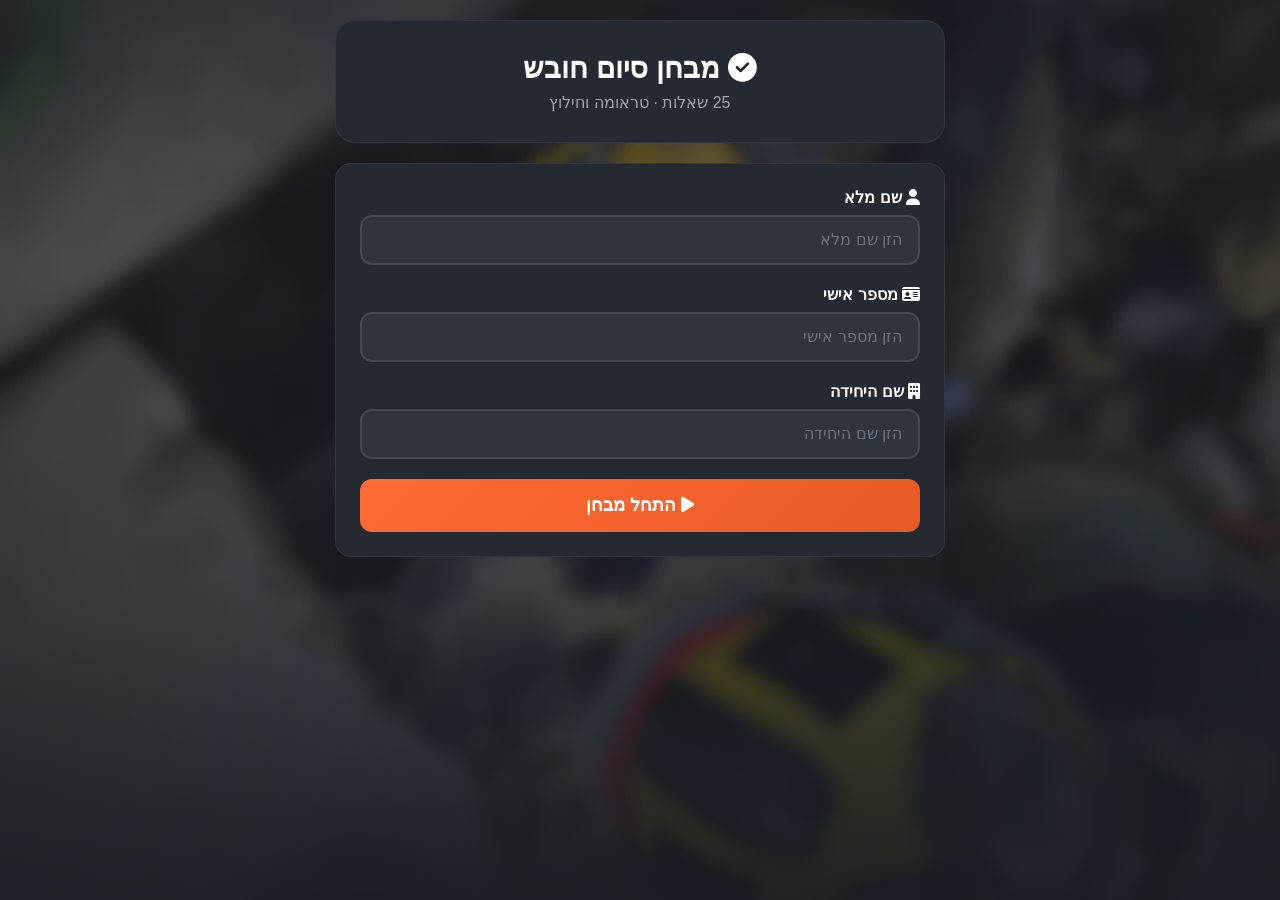
<file: exam-hovesh-2.html>
<!DOCTYPE html>
<html lang="he" dir="rtl">
<head>
    <meta charset="UTF-8">
    <meta name="viewport" content="width=device-width, initial-scale=1.0, maximum-scale=1.0, user-scalable=no">
    <meta name="apple-mobile-web-app-capable" content="yes">
    <meta name="mobile-web-app-capable" content="yes">

    <meta http-equiv="X-Frame-Options" content="DENY">
    <meta http-equiv="X-Content-Type-Options" content="nosniff">
    <meta http-equiv="Referrer-Policy" content="strict-origin-when-cross-origin">
    <meta http-equiv="Permissions-Policy" content="geolocation=(), microphone=(), camera=()">
    <meta http-equiv="Content-Security-Policy" content="default-src 'self'; script-src 'self' 'unsafe-inline' https://script.google.com https://script.googleusercontent.com; style-src 'self' 'unsafe-inline' https://fonts.googleapis.com https://cdnjs.cloudflare.com; font-src 'self' https://fonts.gstatic.com https://cdnjs.cloudflare.com; img-src 'self' data: https:; connect-src 'self' https://*.google.com https://*.googleusercontent.com https://script.google.com https://script.googleusercontent.com;">

    <!-- Description & Icons -->
    <meta name="description" content="מערכת למידה רפואית - מדור רפואה, פיקוד העורף">
    <link rel="icon" type="image/png" href="Assets/logo1.PNG">
    <link rel="apple-touch-icon" href="Assets/logo1.PNG">
    <meta name="theme-color" content="#1a1d23">
    <meta name="apple-mobile-web-app-title" content="מדור רפואה">

    <title>מבחן סיום חובש | מדור רפואה</title>

    <link rel="preconnect" href="https://fonts.googleapis.com">
    <link rel="preconnect" href="https://fonts.gstatic.com" crossorigin>
    <link href="https://fonts.googleapis.com/css2?family=Heebo:wght@400;500;600;700;800;900&display=swap" rel="stylesheet">
    <link rel="stylesheet" href="https://cdnjs.cloudflare.com/ajax/libs/font-awesome/6.4.0/css/all.min.css" crossorigin="anonymous" referrerpolicy="no-referrer">

    <!-- Theme System -->

    <style>
        :root {
            --orange-primary: #FF6B35;
            --orange-bright: #FF8C42;
            --orange-dark: #E85A24;
            --orange-glow: rgba(255, 107, 53, 0.4);
            --charcoal: #1a1d23;
            --charcoal-light: #252931;
            --charcoal-lighter: #2f343d;
            --text-primary: #ffffff;
            --text-secondary: #9ca3af;
            --text-muted: #6b7280;
            --border-subtle: rgba(255, 255, 255, 0.06);
            --border-light: rgba(255, 255, 255, 0.1);
            --success: #10b981;
            --error: #ef4444;
        }

        * { margin: 0; padding: 0; box-sizing: border-box; -webkit-tap-highlight-color: transparent; }

        body {
            font-family: 'Heebo', sans-serif;
            background: var(--charcoal);
            min-height: 100vh;
            direction: rtl;
            overflow-x: hidden;
            color: var(--text-primary);
        }

        .bg-image { position: fixed; inset: 0; background: url('Assets/background.webp') center center / cover no-repeat; z-index: 0; }
        .bg-overlay { position: fixed; inset: 0; background: linear-gradient(180deg, rgba(26, 29, 35, 0.75) 0%, rgba(26, 29, 35, 0.65) 30%, rgba(26, 29, 35, 0.8) 70%, rgba(26, 29, 35, 0.95) 100%), linear-gradient(135deg, rgba(255, 107, 53, 0.08) 0%, transparent 50%); z-index: 1; }
        .bg-vignette { position: fixed; inset: 0; background: radial-gradient(ellipse at center, transparent 40%, rgba(26, 29, 35, 0.6) 100%); z-index: 2; pointer-events: none; }

        .main-container { position: relative; z-index: 10; min-height: 100vh; max-width: 650px; margin: 0 auto; padding: 20px; }

        .info-header { text-align: center; padding: 30px 20px; background: var(--charcoal-light); border: 1px solid var(--border-subtle); border-radius: 20px; margin-bottom: 20px; animation: fadeSlideUp 0.5s ease-out; }
        .info-header h1 { font-size: 1.8rem; font-weight: 800; color: var(--text-primary); margin-bottom: 8px; }
        .info-header p { color: var(--text-secondary); font-size: 1rem; }

        .info-form { background: var(--charcoal-light); border: 1px solid var(--border-subtle); border-radius: 16px; padding: 24px; animation: fadeSlideUp 0.5s ease-out 0.1s backwards; }
        .form-group { margin-bottom: 20px; }
        .form-group label { display: block; font-weight: 600; color: var(--text-primary); margin-bottom: 8px; }
        .form-group input { width: 100%; padding: 14px 16px; background: var(--charcoal-lighter); border: 2px solid var(--border-light); border-radius: 12px; font-family: 'Heebo', sans-serif; font-size: 1rem; color: var(--text-primary); transition: all 0.3s ease; }
        .form-group input::placeholder { color: var(--text-muted); }
        .form-group input:focus { outline: none; border-color: var(--orange-primary); }

        .start-btn { width: 100%; padding: 16px; background: linear-gradient(135deg, var(--orange-primary), var(--orange-dark)); color: white; border: none; border-radius: 12px; font-family: 'Heebo', sans-serif; font-size: 1.1rem; font-weight: 700; cursor: pointer; transition: all 0.3s ease; }
        .start-btn:hover { transform: translateY(-2px); box-shadow: 0 10px 30px var(--orange-glow); }
        .start-btn:disabled { background: var(--charcoal-lighter); cursor: not-allowed; opacity: 0.6; }

        .progress-section { background: var(--charcoal-light); border: 1px solid var(--border-subtle); border-radius: 14px; padding: 16px 20px; margin-bottom: 20px; position: sticky; top: 10px; z-index: 100; backdrop-filter: blur(10px); display: flex; align-items: center; gap: 15px; }
        .back-home-btn { background: rgba(255, 107, 53, 0.15); border: 2px solid var(--orange-primary); padding: 8px 14px; border-radius: 10px; font-family: 'Heebo', sans-serif; font-size: 0.85rem; font-weight: 600; color: var(--orange-primary); cursor: pointer; transition: all 0.3s ease; white-space: nowrap; display: none; }
        .back-home-btn.show { display: flex; align-items: center; gap: 6px; }
        .back-home-btn:hover { background: rgba(255, 107, 53, 0.25); }
        .progress-info { flex: 1; min-width: 0; }
        .progress-text { font-size: 0.9rem; color: var(--text-secondary); margin-bottom: 8px; }
        .progress-text span { color: var(--orange-primary); font-weight: 600; }
        .progress-fill { height: 8px; background: var(--charcoal-lighter); border-radius: 10px; overflow: hidden; }
        .progress-fill-bar { height: 100%; background: linear-gradient(90deg, var(--orange-primary), var(--orange-bright)); border-radius: 10px; transition: width 0.3s ease; box-shadow: 0 0 10px var(--orange-glow); }

        .question-card { background: var(--charcoal-light); border: 1px solid var(--border-subtle); border-radius: 16px; padding: 24px; margin-bottom: 16px; transition: all 0.3s ease; animation: fadeSlideUp 0.4s ease-out backwards; }
        .question-card.submitted { pointer-events: none; }
        .question-number { color: var(--orange-primary); font-weight: 700; font-size: 0.85rem; margin-bottom: 12px; text-transform: uppercase; letter-spacing: 1px; }
        .question-text { font-size: 1.1rem; font-weight: 600; color: var(--text-primary); margin-bottom: 8px; line-height: 1.6; }
        .question-tag { font-size: 0.7rem; color: var(--text-muted); font-weight: 500; margin-bottom: 16px; letter-spacing: 0.5px; }

        .answer-option { background: var(--charcoal-lighter); padding: 14px 16px; border-radius: 12px; margin-bottom: 10px; cursor: pointer; border: 2px solid var(--border-light); transition: all 0.3s ease; }
        .answer-option:hover { border-color: var(--orange-primary); background: rgba(255, 107, 53, 0.1); }
        .answer-option:active { transform: scale(0.98); }
        .answer-option.selected { background: rgba(255, 107, 53, 0.15); border-color: var(--orange-primary); }
        .answer-option.correct { background: rgba(16, 185, 129, 0.2); border-color: var(--success); border-width: 3px; }
        .answer-option.incorrect { background: rgba(239, 68, 68, 0.2); border-color: var(--error); border-width: 3px; }
        .answer-option input { margin-left: 10px; accent-color: var(--orange-primary); }
        .answer-option label { cursor: pointer; display: flex; align-items: center; font-size: 0.95rem; color: var(--text-primary); }

        .submit-btn { width: 100%; padding: 18px; background: linear-gradient(135deg, var(--success), #059669); color: white; border: none; border-radius: 14px; font-family: 'Heebo', sans-serif; font-size: 1.15rem; font-weight: 700; cursor: pointer; transition: all 0.3s ease; margin-top: 20px; display: flex; align-items: center; justify-content: center; gap: 10px; }
        .submit-btn:hover:not(:disabled) { transform: translateY(-2px); box-shadow: 0 10px 30px rgba(16, 185, 129, 0.3); }
        .submit-btn:disabled { background: var(--charcoal-lighter); cursor: not-allowed; opacity: 0.6; }
        .submit-btn.success { background: linear-gradient(135deg, var(--success), #059669); }
        .btn-spinner { width: 20px; height: 20px; border: 3px solid rgba(255, 255, 255, 0.3); border-top: 3px solid white; border-radius: 50%; animation: spin 0.8s linear infinite; }

        .loading-screen { text-align: center; padding: 60px 20px; }
        .loading-spinner { width: 50px; height: 50px; border: 4px solid var(--charcoal-lighter); border-top: 4px solid var(--orange-primary); border-radius: 50%; animation: spin 1s linear infinite; margin: 0 auto 20px; }
        .loading-text { color: var(--text-secondary); font-size: 1rem; }

        @keyframes spin { 0% { transform: rotate(0deg); } 100% { transform: rotate(360deg); } }
        @keyframes fadeSlideUp { from { opacity: 0; transform: translateY(20px); } to { opacity: 1; transform: translateY(0); } }

        #exam-form { display: none; }
        #success-screen { display: none; }

        @media (max-width: 500px) {
            .main-container { padding: 16px; }
            .info-header { padding: 24px 16px; }
            .info-header h1 { font-size: 1.5rem; }
            .info-form { padding: 20px; }
            .question-card { padding: 20px; }
            .question-text { font-size: 1rem; }
            .answer-option { padding: 12px 14px; }
            .progress-section { padding: 12px 16px; }
        }
    </style>
</head>
<body>
    <div class="bg-image"></div>
    <div class="bg-overlay"></div>
    <div class="bg-vignette"></div>

    <div class="main-container">
        <div id="info-screen">
            <div class="info-header">
                <h1><i class="fas fa-check-circle"></i> מבחן סיום חובש</h1>
                <p>25 שאלות · טראומה וחילוץ</p>
            </div>

            <div class="info-form">
                <div class="form-group">
                    <label><i class="fas fa-user"></i> שם מלא</label>
                    <input type="text" id="student-name" placeholder="הזן שם מלא">
                </div>
                <div class="form-group">
                    <label><i class="fas fa-id-card"></i> מספר אישי</label>
                    <input type="text" id="student-id" placeholder="הזן מספר אישי">
                </div>
                <div class="form-group">
                    <label><i class="fas fa-building"></i> שם היחידה</label>
                    <input type="text" id="student-unit" placeholder="הזן שם היחידה">
                </div>
                <button class="start-btn" id="start-btn" onclick="startExam()"><i class="fas fa-play"></i> התחל מבחן</button>
            </div>
        </div>

        <div id="exam-form">
            <div class="progress-section">
                <button class="back-home-btn" id="back-home-btn" onclick="goHome()"><i class="fas fa-home"></i> חזור לתפריט</button>
                <div class="progress-info">
                    <div class="progress-text">התקדמות: <span id="progress-num">0/25</span></div>
                    <div class="progress-fill"><div class="progress-fill-bar" id="progress-bar"></div></div>
                </div>
            </div>
            <div id="questions-container"></div>
            <button class="submit-btn" id="submit-btn" onclick="submitExam()" disabled><span id="submit-text">שלח מבחן (ענה על כל השאלות)</span></button>
        </div>

        <div id="success-screen"></div>
        <div id="loading-screen" class="loading-screen" style="display: none;">
            <div class="loading-spinner"></div>
            <p class="loading-text">טוען שאלות...</p>
        </div>
    </div>

    <script>
        const EXAM_CONFIG = { name: 'מבחן סיום חובש', sheet: 'exam_hovesh_2' };
        const SCRIPT_URL = 'https://script.google.com/macros/s/AKfycbyBNcJzP2AIhXbVwYj-oDLmw_w0EPfPIqEuaX_rIsNj1ElMBgd30Fw2EHQ7hHubIIEw8g/exec?sheet=' + EXAM_CONFIG.sheet;
        const RESULTS_URL = 'https://script.google.com/macros/s/AKfycbzQ-px5HcK3nivAJwrHoRTDinTH7XthjXQQ5RQCiyi2nsL9GMnbZ-US_xljbTF7WmAe/exec';
        const STATISTICS_URL = 'https://script.google.com/macros/s/AKfycbwId2JjtTY3swtq80B8MUsJ_CrPQPzWKHL5l1zj8cAX2185dc9r4o-aClPRKOeGXuVUSQ/exec';

        let examQuestions = [];
        let answers = {};

        function shuffleArray(array) { const arr = [...array]; for (let i = arr.length - 1; i > 0; i--) { const j = Math.floor(Math.random() * (i + 1)); [arr[i], arr[j]] = [arr[j], arr[i]]; } return arr; }

        function shuffleAnswers(questions) {
            return questions.map(q => {
                const answers = [{ text: q.answer1, originalIndex: 1 }, { text: q.answer2, originalIndex: 2 }, { text: q.answer3, originalIndex: 3 }, { text: q.answer4, originalIndex: 4 }];
                const shuffledAnswers = shuffleArray(answers);
                const newCorrectIndex = shuffledAnswers.findIndex(a => a.originalIndex === q.correct) + 1;
                return { ...q, answer1: shuffledAnswers[0].text, answer2: shuffledAnswers[1].text, answer3: shuffledAnswers[2].text, answer4: shuffledAnswers[3].text, correct: newCorrectIndex };
            });
        }

        async function loadQuestions() {
            try {
                const response = await fetch(SCRIPT_URL);
                const data = await response.json();
                if (!data.success) throw new Error(data.error || 'Error loading');
                examQuestions = data.questions.filter(q => q.question && q.question.toString().trim() !== '' && q.topic && q.difficulty && q.correct && parseInt(q.correct) >= 1 && parseInt(q.correct) <= 4);
                if (examQuestions.length !== 25) throw new Error(`נדרשות בדיוק 25 שאלות, נמצאו ${examQuestions.length}`);
                examQuestions = shuffleAnswers(examQuestions);
                examQuestions = shuffleArray(examQuestions);
            } catch (error) { console.error('Error:', error); throw error; }
        }

        async function startExam() {
            const name = document.getElementById('student-name').value.trim();
            const id = document.getElementById('student-id').value.trim();
            const unit = document.getElementById('student-unit').value.trim();
            if (!name || !id || !unit) { alert('אנא מלא את כל השדות'); return; }
            const startBtn = document.getElementById('start-btn');
            startBtn.disabled = true;
            startBtn.innerHTML = '<i class="fas fa-spinner fa-spin"></i> טוען שאלות...';
            try {
                await loadQuestions();
                displayQuestions();
                document.getElementById('info-screen').style.display = 'none';
                document.getElementById('exam-form').style.display = 'block';
            } catch (error) { alert('שגיאה בטעינת המבחן: ' + error.message); startBtn.disabled = false; startBtn.innerHTML = '<i class="fas fa-play"></i> התחל מבחן'; }
        }

        function displayQuestions() {
            const container = document.getElementById('questions-container');
            container.textContent = '';
            examQuestions.forEach((q, index) => {
                const card = document.createElement('div');
                card.className = 'question-card';
                card.style.animationDelay = `${index * 0.05}s`;
                const difficultyTag = q.difficulty ? q.difficulty.charAt(0).toUpperCase() : '';
                const topicTag = q.topic === 'trauma' ? 'T' : 'R';

                const questionNumber = document.createElement('div');
                questionNumber.className = 'question-number';
                questionNumber.textContent = `שאלה ${index + 1} מתוך 25`;

                const questionText = document.createElement('div');
                questionText.className = 'question-text';
                questionText.textContent = q.question;

                const questionTag = document.createElement('div');
                questionTag.className = 'question-tag';
                questionTag.textContent = `${topicTag} | ${difficultyTag}`;

                card.appendChild(questionNumber);
                card.appendChild(questionText);
                card.appendChild(questionTag);

                const answers = [q.answer1, q.answer2, q.answer3, q.answer4];
                answers.forEach((answer, i) => {
                    const answerNum = i + 1;
                    const optionDiv = document.createElement('div');
                    optionDiv.className = 'answer-option';
                    optionDiv.onclick = () => selectAnswer(index, answerNum);
                    const label = document.createElement('label');
                    const input = document.createElement('input');
                    input.type = 'radio';
                    input.name = `q${index}`;
                    input.value = answerNum;
                    label.appendChild(input);
                    label.appendChild(document.createTextNode(' ' + answer));
                    optionDiv.appendChild(label);
                    card.appendChild(optionDiv);
                });

                container.appendChild(card);
            });
        }

        function selectAnswer(questionIndex, answerNum) {
            answers[questionIndex] = answerNum;
            const card = document.querySelectorAll('.question-card')[questionIndex];
            card.querySelectorAll('.answer-option').forEach(opt => opt.classList.remove('selected'));
            card.querySelectorAll('.answer-option')[answerNum - 1].classList.add('selected');
            card.querySelector(`input[value="${answerNum}"]`).checked = true;
            updateProgress();
        }

        function updateProgress() {
            const answered = Object.keys(answers).length;
            document.getElementById('progress-num').textContent = `${answered}/25`;
            document.getElementById('progress-bar').style.width = `${(answered / 25) * 100}%`;
            const submitBtn = document.getElementById('submit-btn');
            const submitText = document.getElementById('submit-text');
            if (answered === 25) { submitBtn.disabled = false; submitText.textContent = 'שלח מבחן'; }
            else { submitBtn.disabled = true; submitText.textContent = `שלח מבחן (${25 - answered} שאלות נותרו)`; }
        }

        async function submitExam() {
            if (Object.keys(answers).length < 25) { for (let i = 0; i < 25; i++) { if (!answers[i]) { const cards = document.querySelectorAll('.question-card'); const unansweredCard = cards[i]; unansweredCard.scrollIntoView({ behavior: 'smooth', block: 'center' }); unansweredCard.style.border = '3px solid #ef4444'; unansweredCard.style.boxShadow = '0 0 20px rgba(239, 68, 68, 0.5)'; setTimeout(() => { unansweredCard.style.border = ''; unansweredCard.style.boxShadow = ''; }, 2000); alert(`אנא ענה על שאלה ${i + 1} לפני שליחת המבחן`); return; } } }
            const submitBtn = document.getElementById('submit-btn');
            const submitText = document.getElementById('submit-text');
            submitBtn.disabled = true;
            submitText.innerHTML = '<div class="btn-spinner"></div> שולח מבחן...';
            let traumaCorrect = 0, rescueCorrect = 0, traumaTotal = 0, rescueTotal = 0;
            examQuestions.forEach((q, index) => { if (q.topic === 'trauma') { traumaTotal++; if (answers[index] === q.correct) traumaCorrect++; } else if (q.topic === 'rescue') { rescueTotal++; if (answers[index] === q.correct) rescueCorrect++; } });
            const traumaScore = traumaTotal > 0 ? Math.round((traumaCorrect / traumaTotal) * 100) : 0;
            const rescueScore = rescueTotal > 0 ? Math.round((rescueCorrect / rescueTotal) * 100) : 0;
            const totalScore = Math.round(((traumaCorrect + rescueCorrect) / 25) * 100);
            const data = { timestamp: new Date().toLocaleString('he-IL', { timeZone: 'Asia/Jerusalem', year: 'numeric', month: '2-digit', day: '2-digit', hour: '2-digit', minute: '2-digit' }), name: document.getElementById('student-name').value, id: document.getElementById('student-id').value, unit: document.getElementById('student-unit').value, exam: EXAM_CONFIG.name, traumaScore, rescueScore, totalScore, score: (traumaCorrect + rescueCorrect), total: 25 };
            const statistics = examQuestions.map((q, index) => ({ exam_name: EXAM_CONFIG.name, question_text: q.question, topic: q.topic, difficulty: q.difficulty, is_correct: answers[index] === q.correct }));
            try {
                await fetch(RESULTS_URL, { method: 'POST', mode: 'no-cors', headers: { 'Content-Type': 'application/json' }, body: JSON.stringify(data) });
                await fetch(STATISTICS_URL, { method: 'POST', mode: 'no-cors', headers: { 'Content-Type': 'application/json' }, body: JSON.stringify({ statistics }) });
                showResults();
                document.getElementById('back-home-btn').classList.add('show');
                submitBtn.classList.add('success');
                submitText.innerHTML = '<i class="fas fa-check"></i> המבחן הוגש בהצלחה!';
                window.scrollTo({ top: 0, behavior: 'smooth' });
            } catch (error) { console.error('Error:', error); alert('שגיאה בשליחת המבחן. אנא נסה שנית.'); submitBtn.disabled = false; submitText.textContent = 'שלח מבחן'; }
        }

        function showResults() {
            const cards = document.querySelectorAll('.question-card');
            examQuestions.forEach((q, index) => { try { const card = cards[index]; if (!card) return; card.classList.add('submitted'); const options = card.querySelectorAll('.answer-option'); if (options.length < 4) return; const userAnswer = answers[index]; const correctAnswer = parseInt(q.correct); if (!correctAnswer || correctAnswer < 1 || correctAnswer > 4) return; if (userAnswer) { if (userAnswer === correctAnswer) { options[userAnswer - 1].classList.add('correct'); } else { options[userAnswer - 1].classList.add('incorrect'); options[correctAnswer - 1].classList.add('correct'); } } else { options[correctAnswer - 1].classList.add('correct'); } } catch (error) { console.error('Error in question', index + 1, error); } });
        }

        function goHome() { window.location.href = 'index.html'; }
    </script>
</body>
</html>
</file>
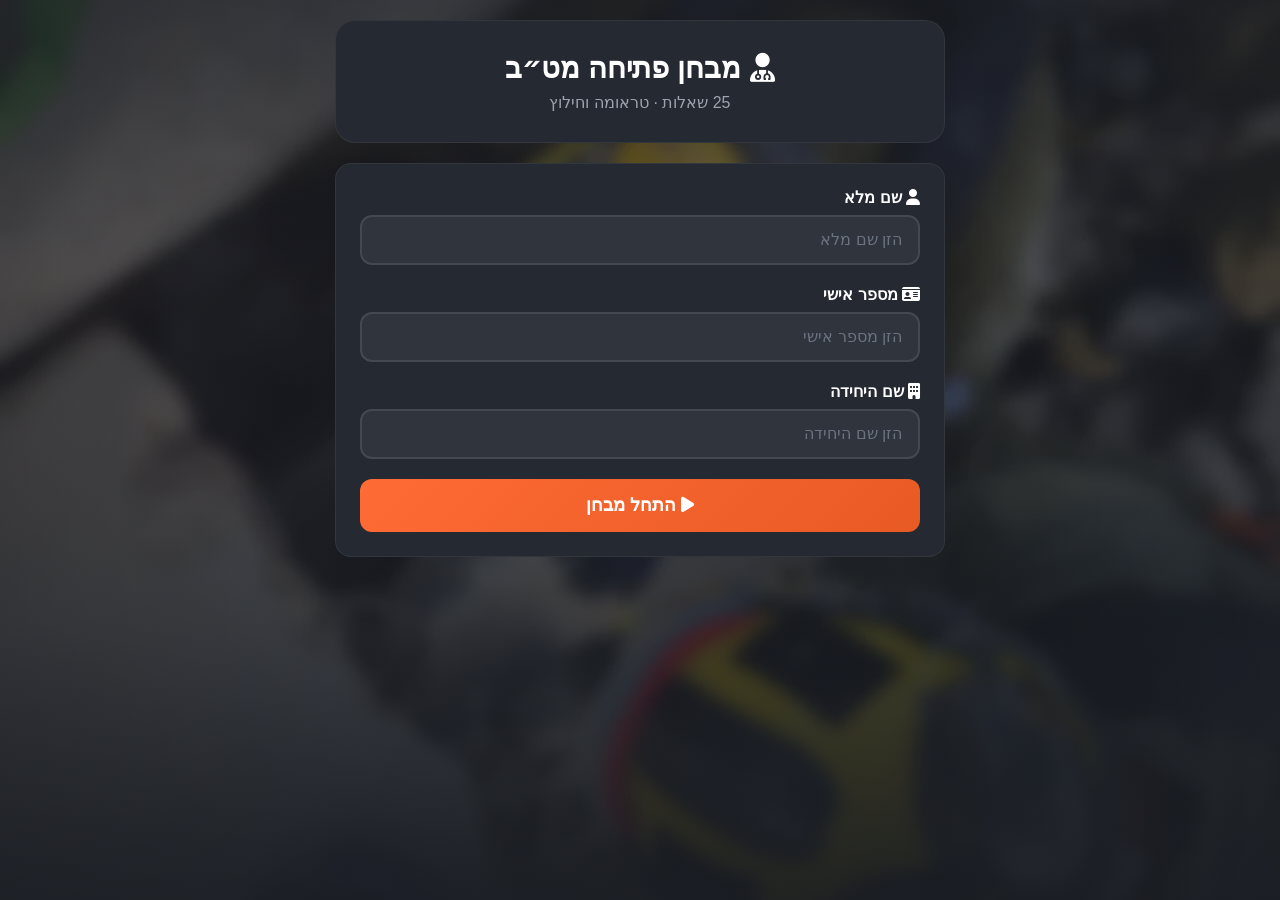
<file: exam-metav-1.html>
<!DOCTYPE html>
<html lang="he" dir="rtl">
<head>
    <meta charset="UTF-8">
    <meta name="viewport" content="width=device-width, initial-scale=1.0, maximum-scale=1.0, user-scalable=no">
    <meta name="apple-mobile-web-app-capable" content="yes">
    <meta name="mobile-web-app-capable" content="yes">

    <meta http-equiv="X-Frame-Options" content="DENY">
    <meta http-equiv="X-Content-Type-Options" content="nosniff">
    <meta http-equiv="Referrer-Policy" content="strict-origin-when-cross-origin">
    <meta http-equiv="Permissions-Policy" content="geolocation=(), microphone=(), camera=()">
    <meta http-equiv="Content-Security-Policy" content="default-src 'self'; script-src 'self' 'unsafe-inline' https://script.google.com https://script.googleusercontent.com; style-src 'self' 'unsafe-inline' https://fonts.googleapis.com https://cdnjs.cloudflare.com; font-src 'self' https://fonts.gstatic.com https://cdnjs.cloudflare.com; img-src 'self' data: https:; connect-src 'self' https://*.google.com https://*.googleusercontent.com https://script.google.com https://script.googleusercontent.com;">

    <!-- Description & Icons -->
    <meta name="description" content="מערכת למידה רפואית - מדור רפואה, פיקוד העורף">
    <link rel="icon" type="image/png" href="Assets/logo1.PNG">
    <link rel="apple-touch-icon" href="Assets/logo1.PNG">
    <meta name="theme-color" content="#1a1d23">
    <meta name="apple-mobile-web-app-title" content="מדור רפואה">

    <title>מבחן פתיחה מט״ב | מדור רפואה</title>

    <link rel="preconnect" href="https://fonts.googleapis.com">
    <link rel="preconnect" href="https://fonts.gstatic.com" crossorigin>
    <link href="https://fonts.googleapis.com/css2?family=Heebo:wght@400;500;600;700;800;900&display=swap" rel="stylesheet">
    <link rel="stylesheet" href="https://cdnjs.cloudflare.com/ajax/libs/font-awesome/6.4.0/css/all.min.css" crossorigin="anonymous" referrerpolicy="no-referrer">

    <!-- Theme System -->

    <style>
        :root {
            --orange-primary: #FF6B35;
            --orange-bright: #FF8C42;
            --orange-dark: #E85A24;
            --orange-glow: rgba(255, 107, 53, 0.4);
            --charcoal: #1a1d23;
            --charcoal-light: #252931;
            --charcoal-lighter: #2f343d;
            --text-primary: #ffffff;
            --text-secondary: #9ca3af;
            --text-muted: #6b7280;
            --border-subtle: rgba(255, 255, 255, 0.06);
            --border-light: rgba(255, 255, 255, 0.1);
            --success: #10b981;
            --error: #ef4444;
        }

        * { margin: 0; padding: 0; box-sizing: border-box; -webkit-tap-highlight-color: transparent; }

        body {
            font-family: 'Heebo', sans-serif;
            background: var(--charcoal);
            min-height: 100vh;
            direction: rtl;
            overflow-x: hidden;
            color: var(--text-primary);
        }

        .bg-image { position: fixed; inset: 0; background: url('Assets/background.webp') center center / cover no-repeat; z-index: 0; }
        .bg-overlay { position: fixed; inset: 0; background: linear-gradient(180deg, rgba(26, 29, 35, 0.75) 0%, rgba(26, 29, 35, 0.65) 30%, rgba(26, 29, 35, 0.8) 70%, rgba(26, 29, 35, 0.95) 100%), linear-gradient(135deg, rgba(255, 107, 53, 0.08) 0%, transparent 50%); z-index: 1; }
        .bg-vignette { position: fixed; inset: 0; background: radial-gradient(ellipse at center, transparent 40%, rgba(26, 29, 35, 0.6) 100%); z-index: 2; pointer-events: none; }

        .main-container { position: relative; z-index: 10; min-height: 100vh; max-width: 650px; margin: 0 auto; padding: 20px; }

        .info-header { text-align: center; padding: 30px 20px; background: var(--charcoal-light); border: 1px solid var(--border-subtle); border-radius: 20px; margin-bottom: 20px; animation: fadeSlideUp 0.5s ease-out; }
        .info-header h1 { font-size: 1.8rem; font-weight: 800; color: var(--text-primary); margin-bottom: 8px; }
        .info-header p { color: var(--text-secondary); font-size: 1rem; }

        .info-form { background: var(--charcoal-light); border: 1px solid var(--border-subtle); border-radius: 16px; padding: 24px; animation: fadeSlideUp 0.5s ease-out 0.1s backwards; }
        .form-group { margin-bottom: 20px; }
        .form-group label { display: block; font-weight: 600; color: var(--text-primary); margin-bottom: 8px; }
        .form-group input { width: 100%; padding: 14px 16px; background: var(--charcoal-lighter); border: 2px solid var(--border-light); border-radius: 12px; font-family: 'Heebo', sans-serif; font-size: 1rem; color: var(--text-primary); transition: all 0.3s ease; }
        .form-group input::placeholder { color: var(--text-muted); }
        .form-group input:focus { outline: none; border-color: var(--orange-primary); }

        .start-btn { width: 100%; padding: 16px; background: linear-gradient(135deg, var(--orange-primary), var(--orange-dark)); color: white; border: none; border-radius: 12px; font-family: 'Heebo', sans-serif; font-size: 1.1rem; font-weight: 700; cursor: pointer; transition: all 0.3s ease; }
        .start-btn:hover { transform: translateY(-2px); box-shadow: 0 10px 30px var(--orange-glow); }
        .start-btn:disabled { background: var(--charcoal-lighter); cursor: not-allowed; opacity: 0.6; }

        .progress-section { background: var(--charcoal-light); border: 1px solid var(--border-subtle); border-radius: 14px; padding: 16px 20px; margin-bottom: 20px; position: sticky; top: 10px; z-index: 100; backdrop-filter: blur(10px); display: flex; align-items: center; gap: 15px; }
        .back-home-btn { background: rgba(255, 107, 53, 0.15); border: 2px solid var(--orange-primary); padding: 8px 14px; border-radius: 10px; font-family: 'Heebo', sans-serif; font-size: 0.85rem; font-weight: 600; color: var(--orange-primary); cursor: pointer; transition: all 0.3s ease; white-space: nowrap; display: none; }
        .back-home-btn.show { display: flex; align-items: center; gap: 6px; }
        .back-home-btn:hover { background: rgba(255, 107, 53, 0.25); }
        .progress-info { flex: 1; min-width: 0; }
        .progress-text { font-size: 0.9rem; color: var(--text-secondary); margin-bottom: 8px; }
        .progress-text span { color: var(--orange-primary); font-weight: 600; }
        .progress-fill { height: 8px; background: var(--charcoal-lighter); border-radius: 10px; overflow: hidden; }
        .progress-fill-bar { height: 100%; background: linear-gradient(90deg, var(--orange-primary), var(--orange-bright)); border-radius: 10px; transition: width 0.3s ease; box-shadow: 0 0 10px var(--orange-glow); }

        .question-card { background: var(--charcoal-light); border: 1px solid var(--border-subtle); border-radius: 16px; padding: 24px; margin-bottom: 16px; transition: all 0.3s ease; animation: fadeSlideUp 0.4s ease-out backwards; }
        .question-card.submitted { pointer-events: none; }
        .question-number { color: var(--orange-primary); font-weight: 700; font-size: 0.85rem; margin-bottom: 12px; text-transform: uppercase; letter-spacing: 1px; }
        .question-text { font-size: 1.1rem; font-weight: 600; color: var(--text-primary); margin-bottom: 8px; line-height: 1.6; }
        .question-tag { font-size: 0.7rem; color: var(--text-muted); font-weight: 500; margin-bottom: 16px; letter-spacing: 0.5px; }

        .answer-option { background: var(--charcoal-lighter); padding: 14px 16px; border-radius: 12px; margin-bottom: 10px; cursor: pointer; border: 2px solid var(--border-light); transition: all 0.3s ease; }
        .answer-option:hover { border-color: var(--orange-primary); background: rgba(255, 107, 53, 0.1); }
        .answer-option:active { transform: scale(0.98); }
        .answer-option.selected { background: rgba(255, 107, 53, 0.15); border-color: var(--orange-primary); }
        .answer-option.correct { background: rgba(16, 185, 129, 0.2); border-color: var(--success); border-width: 3px; }
        .answer-option.incorrect { background: rgba(239, 68, 68, 0.2); border-color: var(--error); border-width: 3px; }
        .answer-option input { margin-left: 10px; accent-color: var(--orange-primary); }
        .answer-option label { cursor: pointer; display: flex; align-items: center; font-size: 0.95rem; color: var(--text-primary); }

        .submit-btn { width: 100%; padding: 18px; background: linear-gradient(135deg, var(--success), #059669); color: white; border: none; border-radius: 14px; font-family: 'Heebo', sans-serif; font-size: 1.15rem; font-weight: 700; cursor: pointer; transition: all 0.3s ease; margin-top: 20px; display: flex; align-items: center; justify-content: center; gap: 10px; }
        .submit-btn:hover:not(:disabled) { transform: translateY(-2px); box-shadow: 0 10px 30px rgba(16, 185, 129, 0.3); }
        .submit-btn:disabled { background: var(--charcoal-lighter); cursor: not-allowed; opacity: 0.6; }
        .submit-btn.success { background: linear-gradient(135deg, var(--success), #059669); }
        .btn-spinner { width: 20px; height: 20px; border: 3px solid rgba(255, 255, 255, 0.3); border-top: 3px solid white; border-radius: 50%; animation: spin 0.8s linear infinite; }

        .loading-screen { text-align: center; padding: 60px 20px; }
        .loading-spinner { width: 50px; height: 50px; border: 4px solid var(--charcoal-lighter); border-top: 4px solid var(--orange-primary); border-radius: 50%; animation: spin 1s linear infinite; margin: 0 auto 20px; }
        .loading-text { color: var(--text-secondary); font-size: 1rem; }

        @keyframes spin { 0% { transform: rotate(0deg); } 100% { transform: rotate(360deg); } }
        @keyframes fadeSlideUp { from { opacity: 0; transform: translateY(20px); } to { opacity: 1; transform: translateY(0); } }

        #exam-form { display: none; }
        #success-screen { display: none; }

        @media (max-width: 500px) {
            .main-container { padding: 16px; }
            .info-header { padding: 24px 16px; }
            .info-header h1 { font-size: 1.5rem; }
            .info-form { padding: 20px; }
            .question-card { padding: 20px; }
            .question-text { font-size: 1rem; }
            .answer-option { padding: 12px 14px; }
            .progress-section { padding: 12px 16px; }
        }
    </style>
</head>
<body>
    <div class="bg-image"></div>
    <div class="bg-overlay"></div>
    <div class="bg-vignette"></div>

    <div class="main-container">
        <div id="info-screen">
            <div class="info-header">
                <h1><i class="fas fa-user-md"></i> מבחן פתיחה מט״ב</h1>
                <p>25 שאלות · טראומה וחילוץ</p>
            </div>

            <div class="info-form">
                <div class="form-group">
                    <label><i class="fas fa-user"></i> שם מלא</label>
                    <input type="text" id="student-name" placeholder="הזן שם מלא">
                </div>
                <div class="form-group">
                    <label><i class="fas fa-id-card"></i> מספר אישי</label>
                    <input type="text" id="student-id" placeholder="הזן מספר אישי">
                </div>
                <div class="form-group">
                    <label><i class="fas fa-building"></i> שם היחידה</label>
                    <input type="text" id="student-unit" placeholder="הזן שם היחידה">
                </div>
                <button class="start-btn" id="start-btn" onclick="startExam()"><i class="fas fa-play"></i> התחל מבחן</button>
            </div>
        </div>

        <div id="exam-form">
            <div class="progress-section">
                <button class="back-home-btn" id="back-home-btn" onclick="goHome()"><i class="fas fa-home"></i> חזור לתפריט</button>
                <div class="progress-info">
                    <div class="progress-text">התקדמות: <span id="progress-num">0/25</span></div>
                    <div class="progress-fill"><div class="progress-fill-bar" id="progress-bar"></div></div>
                </div>
            </div>
            <div id="questions-container"></div>
            <button class="submit-btn" id="submit-btn" onclick="submitExam()" disabled><span id="submit-text">שלח מבחן (ענה על כל השאלות)</span></button>
        </div>

        <div id="success-screen"></div>
        <div id="loading-screen" class="loading-screen" style="display: none;">
            <div class="loading-spinner"></div>
            <p class="loading-text">טוען שאלות...</p>
        </div>
    </div>

    <script>
        const EXAM_CONFIG = { name: 'מבחן פתיחה מט״ב', sheet: 'exam_metav_1' };
        const SCRIPT_URL = 'https://script.google.com/macros/s/AKfycbyBNcJzP2AIhXbVwYj-oDLmw_w0EPfPIqEuaX_rIsNj1ElMBgd30Fw2EHQ7hHubIIEw8g/exec?sheet=' + EXAM_CONFIG.sheet;
        const RESULTS_URL = 'https://script.google.com/macros/s/AKfycbzQ-px5HcK3nivAJwrHoRTDinTH7XthjXQQ5RQCiyi2nsL9GMnbZ-US_xljbTF7WmAe/exec';
        const STATISTICS_URL = 'https://script.google.com/macros/s/AKfycbwId2JjtTY3swtq80B8MUsJ_CrPQPzWKHL5l1zj8cAX2185dc9r4o-aClPRKOeGXuVUSQ/exec';

        let examQuestions = [];
        let answers = {};

        function shuffleArray(array) { const arr = [...array]; for (let i = arr.length - 1; i > 0; i--) { const j = Math.floor(Math.random() * (i + 1)); [arr[i], arr[j]] = [arr[j], arr[i]]; } return arr; }

        function shuffleAnswers(questions) {
            return questions.map(q => {
                const answers = [{ text: q.answer1, originalIndex: 1 }, { text: q.answer2, originalIndex: 2 }, { text: q.answer3, originalIndex: 3 }, { text: q.answer4, originalIndex: 4 }];
                const shuffledAnswers = shuffleArray(answers);
                const newCorrectIndex = shuffledAnswers.findIndex(a => a.originalIndex === q.correct) + 1;
                return { ...q, answer1: shuffledAnswers[0].text, answer2: shuffledAnswers[1].text, answer3: shuffledAnswers[2].text, answer4: shuffledAnswers[3].text, correct: newCorrectIndex };
            });
        }

        async function loadQuestions() {
            try {
                const response = await fetch(SCRIPT_URL);
                const data = await response.json();
                if (!data.success) throw new Error(data.error || 'Error loading');
                examQuestions = data.questions.filter(q => q.question && q.question.toString().trim() !== '' && q.topic && q.difficulty && q.correct && parseInt(q.correct) >= 1 && parseInt(q.correct) <= 4);
                if (examQuestions.length !== 25) throw new Error(`נדרשות בדיוק 25 שאלות, נמצאו ${examQuestions.length}`);
                examQuestions = shuffleAnswers(examQuestions);
                examQuestions = shuffleArray(examQuestions);
            } catch (error) { console.error('Error:', error); throw error; }
        }

        async function startExam() {
            const name = document.getElementById('student-name').value.trim();
            const id = document.getElementById('student-id').value.trim();
            const unit = document.getElementById('student-unit').value.trim();
            if (!name || !id || !unit) { alert('אנא מלא את כל השדות'); return; }
            const startBtn = document.getElementById('start-btn');
            startBtn.disabled = true;
            startBtn.innerHTML = '<i class="fas fa-spinner fa-spin"></i> טוען שאלות...';
            try {
                await loadQuestions();
                displayQuestions();
                document.getElementById('info-screen').style.display = 'none';
                document.getElementById('exam-form').style.display = 'block';
            } catch (error) { alert('שגיאה בטעינת המבחן: ' + error.message); startBtn.disabled = false; startBtn.innerHTML = '<i class="fas fa-play"></i> התחל מבחן'; }
        }

        function displayQuestions() {
            const container = document.getElementById('questions-container');
            container.textContent = '';
            examQuestions.forEach((q, index) => {
                const card = document.createElement('div');
                card.className = 'question-card';
                card.style.animationDelay = `${index * 0.05}s`;
                const difficultyTag = q.difficulty ? q.difficulty.charAt(0).toUpperCase() : '';
                const topicTag = q.topic === 'trauma' ? 'T' : 'R';

                const questionNumber = document.createElement('div');
                questionNumber.className = 'question-number';
                questionNumber.textContent = `שאלה ${index + 1} מתוך 25`;

                const questionText = document.createElement('div');
                questionText.className = 'question-text';
                questionText.textContent = q.question;

                const questionTag = document.createElement('div');
                questionTag.className = 'question-tag';
                questionTag.textContent = `${topicTag} | ${difficultyTag}`;

                card.appendChild(questionNumber);
                card.appendChild(questionText);
                card.appendChild(questionTag);

                const answers = [q.answer1, q.answer2, q.answer3, q.answer4];
                answers.forEach((answer, i) => {
                    const answerNum = i + 1;
                    const optionDiv = document.createElement('div');
                    optionDiv.className = 'answer-option';
                    optionDiv.onclick = () => selectAnswer(index, answerNum);
                    const label = document.createElement('label');
                    const input = document.createElement('input');
                    input.type = 'radio';
                    input.name = `q${index}`;
                    input.value = answerNum;
                    label.appendChild(input);
                    label.appendChild(document.createTextNode(' ' + answer));
                    optionDiv.appendChild(label);
                    card.appendChild(optionDiv);
                });

                container.appendChild(card);
            });
        }

        function selectAnswer(questionIndex, answerNum) {
            answers[questionIndex] = answerNum;
            const card = document.querySelectorAll('.question-card')[questionIndex];
            card.querySelectorAll('.answer-option').forEach(opt => opt.classList.remove('selected'));
            card.querySelectorAll('.answer-option')[answerNum - 1].classList.add('selected');
            card.querySelector(`input[value="${answerNum}"]`).checked = true;
            updateProgress();
        }

        function updateProgress() {
            const answered = Object.keys(answers).length;
            document.getElementById('progress-num').textContent = `${answered}/25`;
            document.getElementById('progress-bar').style.width = `${(answered / 25) * 100}%`;
            const submitBtn = document.getElementById('submit-btn');
            const submitText = document.getElementById('submit-text');
            if (answered === 25) { submitBtn.disabled = false; submitText.textContent = 'שלח מבחן'; }
            else { submitBtn.disabled = true; submitText.textContent = `שלח מבחן (${25 - answered} שאלות נותרו)`; }
        }

        async function submitExam() {
            if (Object.keys(answers).length < 25) { for (let i = 0; i < 25; i++) { if (!answers[i]) { const cards = document.querySelectorAll('.question-card'); const unansweredCard = cards[i]; unansweredCard.scrollIntoView({ behavior: 'smooth', block: 'center' }); unansweredCard.style.border = '3px solid #ef4444'; unansweredCard.style.boxShadow = '0 0 20px rgba(239, 68, 68, 0.5)'; setTimeout(() => { unansweredCard.style.border = ''; unansweredCard.style.boxShadow = ''; }, 2000); alert(`אנא ענה על שאלה ${i + 1} לפני שליחת המבחן`); return; } } }
            const submitBtn = document.getElementById('submit-btn');
            const submitText = document.getElementById('submit-text');
            submitBtn.disabled = true;
            submitText.innerHTML = '<div class="btn-spinner"></div> שולח מבחן...';
            let traumaCorrect = 0, rescueCorrect = 0, traumaTotal = 0, rescueTotal = 0;
            examQuestions.forEach((q, index) => { if (q.topic === 'trauma') { traumaTotal++; if (answers[index] === q.correct) traumaCorrect++; } else if (q.topic === 'rescue') { rescueTotal++; if (answers[index] === q.correct) rescueCorrect++; } });
            const traumaScore = traumaTotal > 0 ? Math.round((traumaCorrect / traumaTotal) * 100) : 0;
            const rescueScore = rescueTotal > 0 ? Math.round((rescueCorrect / rescueTotal) * 100) : 0;
            const totalScore = Math.round(((traumaCorrect + rescueCorrect) / 25) * 100);
            const data = { timestamp: new Date().toLocaleString('he-IL', { timeZone: 'Asia/Jerusalem', year: 'numeric', month: '2-digit', day: '2-digit', hour: '2-digit', minute: '2-digit' }), name: document.getElementById('student-name').value, id: document.getElementById('student-id').value, unit: document.getElementById('student-unit').value, exam: EXAM_CONFIG.name, traumaScore, rescueScore, totalScore, score: (traumaCorrect + rescueCorrect), total: 25 };
            const statistics = examQuestions.map((q, index) => ({ exam_name: EXAM_CONFIG.name, question_text: q.question, topic: q.topic, difficulty: q.difficulty, is_correct: answers[index] === q.correct }));
            try {
                await fetch(RESULTS_URL, { method: 'POST', mode: 'no-cors', headers: { 'Content-Type': 'application/json' }, body: JSON.stringify(data) });
                await fetch(STATISTICS_URL, { method: 'POST', mode: 'no-cors', headers: { 'Content-Type': 'application/json' }, body: JSON.stringify({ statistics }) });
                showResults();
                document.getElementById('back-home-btn').classList.add('show');
                submitBtn.classList.add('success');
                submitText.innerHTML = '<i class="fas fa-check"></i> המבחן הוגש בהצלחה!';
                window.scrollTo({ top: 0, behavior: 'smooth' });
            } catch (error) { console.error('Error:', error); alert('שגיאה בשליחת המבחן. אנא נסה שנית.'); submitBtn.disabled = false; submitText.textContent = 'שלח מבחן'; }
        }

        function showResults() {
            const cards = document.querySelectorAll('.question-card');
            examQuestions.forEach((q, index) => { try { const card = cards[index]; if (!card) return; card.classList.add('submitted'); const options = card.querySelectorAll('.answer-option'); if (options.length < 4) return; const userAnswer = answers[index]; const correctAnswer = parseInt(q.correct); if (!correctAnswer || correctAnswer < 1 || correctAnswer > 4) return; if (userAnswer) { if (userAnswer === correctAnswer) { options[userAnswer - 1].classList.add('correct'); } else { options[userAnswer - 1].classList.add('incorrect'); options[correctAnswer - 1].classList.add('correct'); } } else { options[correctAnswer - 1].classList.add('correct'); } } catch (error) { console.error('Error in question', index + 1, error); } });
        }

        function goHome() { window.location.href = 'index.html'; }
    </script>
</body>
</html>
</file>
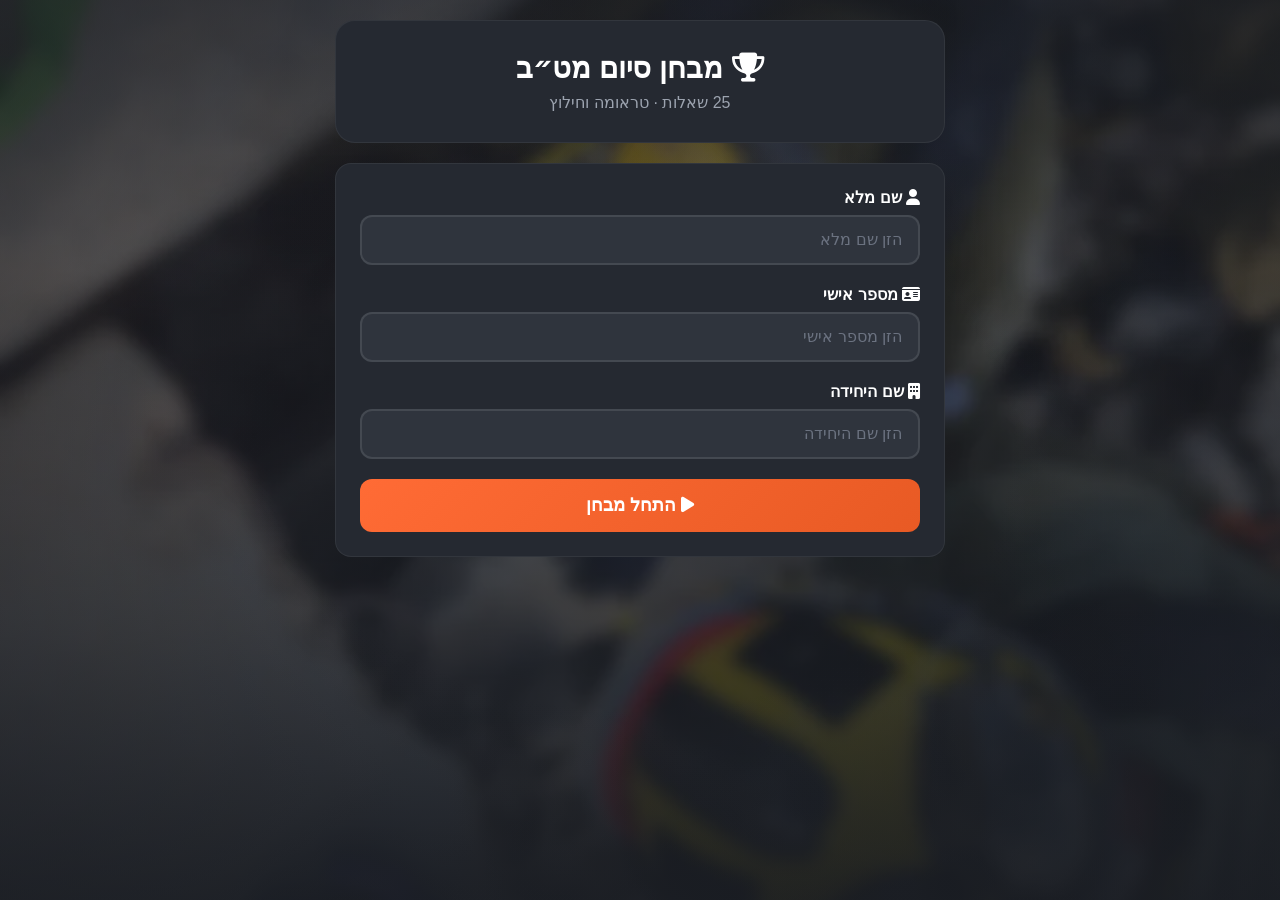
<file: exam-metav-2.html>
<!DOCTYPE html>
<html lang="he" dir="rtl">
<head>
    <meta charset="UTF-8">
    <meta name="viewport" content="width=device-width, initial-scale=1.0, maximum-scale=1.0, user-scalable=no">
    <meta name="apple-mobile-web-app-capable" content="yes">
    <meta name="mobile-web-app-capable" content="yes">

    <meta http-equiv="X-Frame-Options" content="DENY">
    <meta http-equiv="X-Content-Type-Options" content="nosniff">
    <meta http-equiv="Referrer-Policy" content="strict-origin-when-cross-origin">
    <meta http-equiv="Permissions-Policy" content="geolocation=(), microphone=(), camera=()">
    <meta http-equiv="Content-Security-Policy" content="default-src 'self'; script-src 'self' 'unsafe-inline' https://script.google.com https://script.googleusercontent.com; style-src 'self' 'unsafe-inline' https://fonts.googleapis.com https://cdnjs.cloudflare.com; font-src 'self' https://fonts.gstatic.com https://cdnjs.cloudflare.com; img-src 'self' data: https:; connect-src 'self' https://*.google.com https://*.googleusercontent.com https://script.google.com https://script.googleusercontent.com;">

    <!-- Description & Icons -->
    <meta name="description" content="מערכת למידה רפואית - מדור רפואה, פיקוד העורף">
    <link rel="icon" type="image/png" href="Assets/logo1.PNG">
    <link rel="apple-touch-icon" href="Assets/logo1.PNG">
    <meta name="theme-color" content="#1a1d23">
    <meta name="apple-mobile-web-app-title" content="מדור רפואה">

    <title>מבחן סיום מט״ב | מדור רפואה</title>

    <link rel="preconnect" href="https://fonts.googleapis.com">
    <link rel="preconnect" href="https://fonts.gstatic.com" crossorigin>
    <link href="https://fonts.googleapis.com/css2?family=Heebo:wght@400;500;600;700;800;900&display=swap" rel="stylesheet">
    <link rel="stylesheet" href="https://cdnjs.cloudflare.com/ajax/libs/font-awesome/6.4.0/css/all.min.css" crossorigin="anonymous" referrerpolicy="no-referrer">

    <!-- Theme System -->

    <style>
        :root {
            --orange-primary: #FF6B35;
            --orange-bright: #FF8C42;
            --orange-dark: #E85A24;
            --orange-glow: rgba(255, 107, 53, 0.4);
            --charcoal: #1a1d23;
            --charcoal-light: #252931;
            --charcoal-lighter: #2f343d;
            --text-primary: #ffffff;
            --text-secondary: #9ca3af;
            --text-muted: #6b7280;
            --border-subtle: rgba(255, 255, 255, 0.06);
            --border-light: rgba(255, 255, 255, 0.1);
            --success: #10b981;
            --error: #ef4444;
        }

        * { margin: 0; padding: 0; box-sizing: border-box; -webkit-tap-highlight-color: transparent; }

        body {
            font-family: 'Heebo', sans-serif;
            background: var(--charcoal);
            min-height: 100vh;
            direction: rtl;
            overflow-x: hidden;
            color: var(--text-primary);
        }

        .bg-image { position: fixed; inset: 0; background: url('Assets/background.webp') center center / cover no-repeat; z-index: 0; }
        .bg-overlay { position: fixed; inset: 0; background: linear-gradient(180deg, rgba(26, 29, 35, 0.75) 0%, rgba(26, 29, 35, 0.65) 30%, rgba(26, 29, 35, 0.8) 70%, rgba(26, 29, 35, 0.95) 100%), linear-gradient(135deg, rgba(255, 107, 53, 0.08) 0%, transparent 50%); z-index: 1; }
        .bg-vignette { position: fixed; inset: 0; background: radial-gradient(ellipse at center, transparent 40%, rgba(26, 29, 35, 0.6) 100%); z-index: 2; pointer-events: none; }

        .main-container { position: relative; z-index: 10; min-height: 100vh; max-width: 650px; margin: 0 auto; padding: 20px; }

        .info-header { text-align: center; padding: 30px 20px; background: var(--charcoal-light); border: 1px solid var(--border-subtle); border-radius: 20px; margin-bottom: 20px; animation: fadeSlideUp 0.5s ease-out; }
        .info-header h1 { font-size: 1.8rem; font-weight: 800; color: var(--text-primary); margin-bottom: 8px; }
        .info-header p { color: var(--text-secondary); font-size: 1rem; }

        .info-form { background: var(--charcoal-light); border: 1px solid var(--border-subtle); border-radius: 16px; padding: 24px; animation: fadeSlideUp 0.5s ease-out 0.1s backwards; }
        .form-group { margin-bottom: 20px; }
        .form-group label { display: block; font-weight: 600; color: var(--text-primary); margin-bottom: 8px; }
        .form-group input { width: 100%; padding: 14px 16px; background: var(--charcoal-lighter); border: 2px solid var(--border-light); border-radius: 12px; font-family: 'Heebo', sans-serif; font-size: 1rem; color: var(--text-primary); transition: all 0.3s ease; }
        .form-group input::placeholder { color: var(--text-muted); }
        .form-group input:focus { outline: none; border-color: var(--orange-primary); }

        .start-btn { width: 100%; padding: 16px; background: linear-gradient(135deg, var(--orange-primary), var(--orange-dark)); color: white; border: none; border-radius: 12px; font-family: 'Heebo', sans-serif; font-size: 1.1rem; font-weight: 700; cursor: pointer; transition: all 0.3s ease; }
        .start-btn:hover { transform: translateY(-2px); box-shadow: 0 10px 30px var(--orange-glow); }
        .start-btn:disabled { background: var(--charcoal-lighter); cursor: not-allowed; opacity: 0.6; }

        .progress-section { background: var(--charcoal-light); border: 1px solid var(--border-subtle); border-radius: 14px; padding: 16px 20px; margin-bottom: 20px; position: sticky; top: 10px; z-index: 100; backdrop-filter: blur(10px); display: flex; align-items: center; gap: 15px; }
        .back-home-btn { background: rgba(255, 107, 53, 0.15); border: 2px solid var(--orange-primary); padding: 8px 14px; border-radius: 10px; font-family: 'Heebo', sans-serif; font-size: 0.85rem; font-weight: 600; color: var(--orange-primary); cursor: pointer; transition: all 0.3s ease; white-space: nowrap; display: none; }
        .back-home-btn.show { display: flex; align-items: center; gap: 6px; }
        .back-home-btn:hover { background: rgba(255, 107, 53, 0.25); }
        .progress-info { flex: 1; min-width: 0; }
        .progress-text { font-size: 0.9rem; color: var(--text-secondary); margin-bottom: 8px; }
        .progress-text span { color: var(--orange-primary); font-weight: 600; }
        .progress-fill { height: 8px; background: var(--charcoal-lighter); border-radius: 10px; overflow: hidden; }
        .progress-fill-bar { height: 100%; background: linear-gradient(90deg, var(--orange-primary), var(--orange-bright)); border-radius: 10px; transition: width 0.3s ease; box-shadow: 0 0 10px var(--orange-glow); }

        .question-card { background: var(--charcoal-light); border: 1px solid var(--border-subtle); border-radius: 16px; padding: 24px; margin-bottom: 16px; transition: all 0.3s ease; animation: fadeSlideUp 0.4s ease-out backwards; }
        .question-card.submitted { pointer-events: none; }
        .question-number { color: var(--orange-primary); font-weight: 700; font-size: 0.85rem; margin-bottom: 12px; text-transform: uppercase; letter-spacing: 1px; }
        .question-text { font-size: 1.1rem; font-weight: 600; color: var(--text-primary); margin-bottom: 8px; line-height: 1.6; }
        .question-tag { font-size: 0.7rem; color: var(--text-muted); font-weight: 500; margin-bottom: 16px; letter-spacing: 0.5px; }

        .answer-option { background: var(--charcoal-lighter); padding: 14px 16px; border-radius: 12px; margin-bottom: 10px; cursor: pointer; border: 2px solid var(--border-light); transition: all 0.3s ease; }
        .answer-option:hover { border-color: var(--orange-primary); background: rgba(255, 107, 53, 0.1); }
        .answer-option:active { transform: scale(0.98); }
        .answer-option.selected { background: rgba(255, 107, 53, 0.15); border-color: var(--orange-primary); }
        .answer-option.correct { background: rgba(16, 185, 129, 0.2); border-color: var(--success); border-width: 3px; }
        .answer-option.incorrect { background: rgba(239, 68, 68, 0.2); border-color: var(--error); border-width: 3px; }
        .answer-option input { margin-left: 10px; accent-color: var(--orange-primary); }
        .answer-option label { cursor: pointer; display: flex; align-items: center; font-size: 0.95rem; color: var(--text-primary); }

        .submit-btn { width: 100%; padding: 18px; background: linear-gradient(135deg, var(--success), #059669); color: white; border: none; border-radius: 14px; font-family: 'Heebo', sans-serif; font-size: 1.15rem; font-weight: 700; cursor: pointer; transition: all 0.3s ease; margin-top: 20px; display: flex; align-items: center; justify-content: center; gap: 10px; }
        .submit-btn:hover:not(:disabled) { transform: translateY(-2px); box-shadow: 0 10px 30px rgba(16, 185, 129, 0.3); }
        .submit-btn:disabled { background: var(--charcoal-lighter); cursor: not-allowed; opacity: 0.6; }
        .submit-btn.success { background: linear-gradient(135deg, var(--success), #059669); }
        .btn-spinner { width: 20px; height: 20px; border: 3px solid rgba(255, 255, 255, 0.3); border-top: 3px solid white; border-radius: 50%; animation: spin 0.8s linear infinite; }

        .loading-screen { text-align: center; padding: 60px 20px; }
        .loading-spinner { width: 50px; height: 50px; border: 4px solid var(--charcoal-lighter); border-top: 4px solid var(--orange-primary); border-radius: 50%; animation: spin 1s linear infinite; margin: 0 auto 20px; }
        .loading-text { color: var(--text-secondary); font-size: 1rem; }

        @keyframes spin { 0% { transform: rotate(0deg); } 100% { transform: rotate(360deg); } }
        @keyframes fadeSlideUp { from { opacity: 0; transform: translateY(20px); } to { opacity: 1; transform: translateY(0); } }

        #exam-form { display: none; }
        #success-screen { display: none; }

        @media (max-width: 500px) {
            .main-container { padding: 16px; }
            .info-header { padding: 24px 16px; }
            .info-header h1 { font-size: 1.5rem; }
            .info-form { padding: 20px; }
            .question-card { padding: 20px; }
            .question-text { font-size: 1rem; }
            .answer-option { padding: 12px 14px; }
            .progress-section { padding: 12px 16px; }
        }
    </style>
</head>
<body>
    <div class="bg-image"></div>
    <div class="bg-overlay"></div>
    <div class="bg-vignette"></div>

    <div class="main-container">
        <div id="info-screen">
            <div class="info-header">
                <h1><i class="fas fa-trophy"></i> מבחן סיום מט״ב</h1>
                <p>25 שאלות · טראומה וחילוץ</p>
            </div>

            <div class="info-form">
                <div class="form-group">
                    <label><i class="fas fa-user"></i> שם מלא</label>
                    <input type="text" id="student-name" placeholder="הזן שם מלא">
                </div>
                <div class="form-group">
                    <label><i class="fas fa-id-card"></i> מספר אישי</label>
                    <input type="text" id="student-id" placeholder="הזן מספר אישי">
                </div>
                <div class="form-group">
                    <label><i class="fas fa-building"></i> שם היחידה</label>
                    <input type="text" id="student-unit" placeholder="הזן שם היחידה">
                </div>
                <button class="start-btn" id="start-btn" onclick="startExam()"><i class="fas fa-play"></i> התחל מבחן</button>
            </div>
        </div>

        <div id="exam-form">
            <div class="progress-section">
                <button class="back-home-btn" id="back-home-btn" onclick="goHome()"><i class="fas fa-home"></i> חזור לתפריט</button>
                <div class="progress-info">
                    <div class="progress-text">התקדמות: <span id="progress-num">0/25</span></div>
                    <div class="progress-fill"><div class="progress-fill-bar" id="progress-bar"></div></div>
                </div>
            </div>
            <div id="questions-container"></div>
            <button class="submit-btn" id="submit-btn" onclick="submitExam()" disabled><span id="submit-text">שלח מבחן (ענה על כל השאלות)</span></button>
        </div>

        <div id="success-screen"></div>
        <div id="loading-screen" class="loading-screen" style="display: none;">
            <div class="loading-spinner"></div>
            <p class="loading-text">טוען שאלות...</p>
        </div>
    </div>

    <script>
        const EXAM_CONFIG = { name: 'מבחן סיום מט״ב', sheet: 'exam_metav_2' };
        const SCRIPT_URL = 'https://script.google.com/macros/s/AKfycbyBNcJzP2AIhXbVwYj-oDLmw_w0EPfPIqEuaX_rIsNj1ElMBgd30Fw2EHQ7hHubIIEw8g/exec?sheet=' + EXAM_CONFIG.sheet;
        const RESULTS_URL = 'https://script.google.com/macros/s/AKfycbzQ-px5HcK3nivAJwrHoRTDinTH7XthjXQQ5RQCiyi2nsL9GMnbZ-US_xljbTF7WmAe/exec';
        const STATISTICS_URL = 'https://script.google.com/macros/s/AKfycbwId2JjtTY3swtq80B8MUsJ_CrPQPzWKHL5l1zj8cAX2185dc9r4o-aClPRKOeGXuVUSQ/exec';

        let examQuestions = [];
        let answers = {};

        function shuffleArray(array) { const arr = [...array]; for (let i = arr.length - 1; i > 0; i--) { const j = Math.floor(Math.random() * (i + 1)); [arr[i], arr[j]] = [arr[j], arr[i]]; } return arr; }

        function shuffleAnswers(questions) {
            return questions.map(q => {
                const answers = [{ text: q.answer1, originalIndex: 1 }, { text: q.answer2, originalIndex: 2 }, { text: q.answer3, originalIndex: 3 }, { text: q.answer4, originalIndex: 4 }];
                const shuffledAnswers = shuffleArray(answers);
                const newCorrectIndex = shuffledAnswers.findIndex(a => a.originalIndex === q.correct) + 1;
                return { ...q, answer1: shuffledAnswers[0].text, answer2: shuffledAnswers[1].text, answer3: shuffledAnswers[2].text, answer4: shuffledAnswers[3].text, correct: newCorrectIndex };
            });
        }

        async function loadQuestions() {
            try {
                const response = await fetch(SCRIPT_URL);
                const data = await response.json();
                if (!data.success) throw new Error(data.error || 'Error loading');
                examQuestions = data.questions.filter(q => q.question && q.question.toString().trim() !== '' && q.topic && q.difficulty && q.correct && parseInt(q.correct) >= 1 && parseInt(q.correct) <= 4);
                if (examQuestions.length !== 25) throw new Error(`נדרשות בדיוק 25 שאלות, נמצאו ${examQuestions.length}`);
                examQuestions = shuffleAnswers(examQuestions);
                examQuestions = shuffleArray(examQuestions);
            } catch (error) { console.error('Error:', error); throw error; }
        }

        async function startExam() {
            const name = document.getElementById('student-name').value.trim();
            const id = document.getElementById('student-id').value.trim();
            const unit = document.getElementById('student-unit').value.trim();
            if (!name || !id || !unit) { alert('אנא מלא את כל השדות'); return; }
            const startBtn = document.getElementById('start-btn');
            startBtn.disabled = true;
            startBtn.innerHTML = '<i class="fas fa-spinner fa-spin"></i> טוען שאלות...';
            try {
                await loadQuestions();
                displayQuestions();
                document.getElementById('info-screen').style.display = 'none';
                document.getElementById('exam-form').style.display = 'block';
            } catch (error) { alert('שגיאה בטעינת המבחן: ' + error.message); startBtn.disabled = false; startBtn.innerHTML = '<i class="fas fa-play"></i> התחל מבחן'; }
        }

        function displayQuestions() {
            const container = document.getElementById('questions-container');
            container.textContent = '';
            examQuestions.forEach((q, index) => {
                const card = document.createElement('div');
                card.className = 'question-card';
                card.style.animationDelay = `${index * 0.05}s`;
                const difficultyTag = q.difficulty ? q.difficulty.charAt(0).toUpperCase() : '';
                const topicTag = q.topic === 'trauma' ? 'T' : 'R';

                const questionNumber = document.createElement('div');
                questionNumber.className = 'question-number';
                questionNumber.textContent = `שאלה ${index + 1} מתוך 25`;

                const questionText = document.createElement('div');
                questionText.className = 'question-text';
                questionText.textContent = q.question;

                const questionTag = document.createElement('div');
                questionTag.className = 'question-tag';
                questionTag.textContent = `${topicTag} | ${difficultyTag}`;

                card.appendChild(questionNumber);
                card.appendChild(questionText);
                card.appendChild(questionTag);

                const answers = [q.answer1, q.answer2, q.answer3, q.answer4];
                answers.forEach((answer, i) => {
                    const answerNum = i + 1;
                    const optionDiv = document.createElement('div');
                    optionDiv.className = 'answer-option';
                    optionDiv.onclick = () => selectAnswer(index, answerNum);
                    const label = document.createElement('label');
                    const input = document.createElement('input');
                    input.type = 'radio';
                    input.name = `q${index}`;
                    input.value = answerNum;
                    label.appendChild(input);
                    label.appendChild(document.createTextNode(' ' + answer));
                    optionDiv.appendChild(label);
                    card.appendChild(optionDiv);
                });

                container.appendChild(card);
            });
        }

        function selectAnswer(questionIndex, answerNum) {
            answers[questionIndex] = answerNum;
            const card = document.querySelectorAll('.question-card')[questionIndex];
            card.querySelectorAll('.answer-option').forEach(opt => opt.classList.remove('selected'));
            card.querySelectorAll('.answer-option')[answerNum - 1].classList.add('selected');
            card.querySelector(`input[value="${answerNum}"]`).checked = true;
            updateProgress();
        }

        function updateProgress() {
            const answered = Object.keys(answers).length;
            document.getElementById('progress-num').textContent = `${answered}/25`;
            document.getElementById('progress-bar').style.width = `${(answered / 25) * 100}%`;
            const submitBtn = document.getElementById('submit-btn');
            const submitText = document.getElementById('submit-text');
            if (answered === 25) { submitBtn.disabled = false; submitText.textContent = 'שלח מבחן'; }
            else { submitBtn.disabled = true; submitText.textContent = `שלח מבחן (${25 - answered} שאלות נותרו)`; }
        }

        async function submitExam() {
            if (Object.keys(answers).length < 25) { for (let i = 0; i < 25; i++) { if (!answers[i]) { const cards = document.querySelectorAll('.question-card'); const unansweredCard = cards[i]; unansweredCard.scrollIntoView({ behavior: 'smooth', block: 'center' }); unansweredCard.style.border = '3px solid #ef4444'; unansweredCard.style.boxShadow = '0 0 20px rgba(239, 68, 68, 0.5)'; setTimeout(() => { unansweredCard.style.border = ''; unansweredCard.style.boxShadow = ''; }, 2000); alert(`אנא ענה על שאלה ${i + 1} לפני שליחת המבחן`); return; } } }
            const submitBtn = document.getElementById('submit-btn');
            const submitText = document.getElementById('submit-text');
            submitBtn.disabled = true;
            submitText.innerHTML = '<div class="btn-spinner"></div> שולח מבחן...';
            let traumaCorrect = 0, rescueCorrect = 0, traumaTotal = 0, rescueTotal = 0;
            examQuestions.forEach((q, index) => { if (q.topic === 'trauma') { traumaTotal++; if (answers[index] === q.correct) traumaCorrect++; } else if (q.topic === 'rescue') { rescueTotal++; if (answers[index] === q.correct) rescueCorrect++; } });
            const traumaScore = traumaTotal > 0 ? Math.round((traumaCorrect / traumaTotal) * 100) : 0;
            const rescueScore = rescueTotal > 0 ? Math.round((rescueCorrect / rescueTotal) * 100) : 0;
            const totalScore = Math.round(((traumaCorrect + rescueCorrect) / 25) * 100);
            const data = { timestamp: new Date().toLocaleString('he-IL', { timeZone: 'Asia/Jerusalem', year: 'numeric', month: '2-digit', day: '2-digit', hour: '2-digit', minute: '2-digit' }), name: document.getElementById('student-name').value, id: document.getElementById('student-id').value, unit: document.getElementById('student-unit').value, exam: EXAM_CONFIG.name, traumaScore, rescueScore, totalScore, score: (traumaCorrect + rescueCorrect), total: 25 };
            const statistics = examQuestions.map((q, index) => ({ exam_name: EXAM_CONFIG.name, question_text: q.question, topic: q.topic, difficulty: q.difficulty, is_correct: answers[index] === q.correct }));
            try {
                await fetch(RESULTS_URL, { method: 'POST', mode: 'no-cors', headers: { 'Content-Type': 'application/json' }, body: JSON.stringify(data) });
                await fetch(STATISTICS_URL, { method: 'POST', mode: 'no-cors', headers: { 'Content-Type': 'application/json' }, body: JSON.stringify({ statistics }) });
                showResults();
                document.getElementById('back-home-btn').classList.add('show');
                submitBtn.classList.add('success');
                submitText.innerHTML = '<i class="fas fa-check"></i> המבחן הוגש בהצלחה!';
                window.scrollTo({ top: 0, behavior: 'smooth' });
            } catch (error) { console.error('Error:', error); alert('שגיאה בשליחת המבחן. אנא נסה שנית.'); submitBtn.disabled = false; submitText.textContent = 'שלח מבחן'; }
        }

        function showResults() {
            const cards = document.querySelectorAll('.question-card');
            examQuestions.forEach((q, index) => { try { const card = cards[index]; if (!card) return; card.classList.add('submitted'); const options = card.querySelectorAll('.answer-option'); if (options.length < 4) return; const userAnswer = answers[index]; const correctAnswer = parseInt(q.correct); if (!correctAnswer || correctAnswer < 1 || correctAnswer > 4) return; if (userAnswer) { if (userAnswer === correctAnswer) { options[userAnswer - 1].classList.add('correct'); } else { options[userAnswer - 1].classList.add('incorrect'); options[correctAnswer - 1].classList.add('correct'); } } else { options[correctAnswer - 1].classList.add('correct'); } } catch (error) { console.error('Error in question', index + 1, error); } });
        }

        function goHome() { window.location.href = 'index.html'; }
    </script>
</body>
</html>
</file>
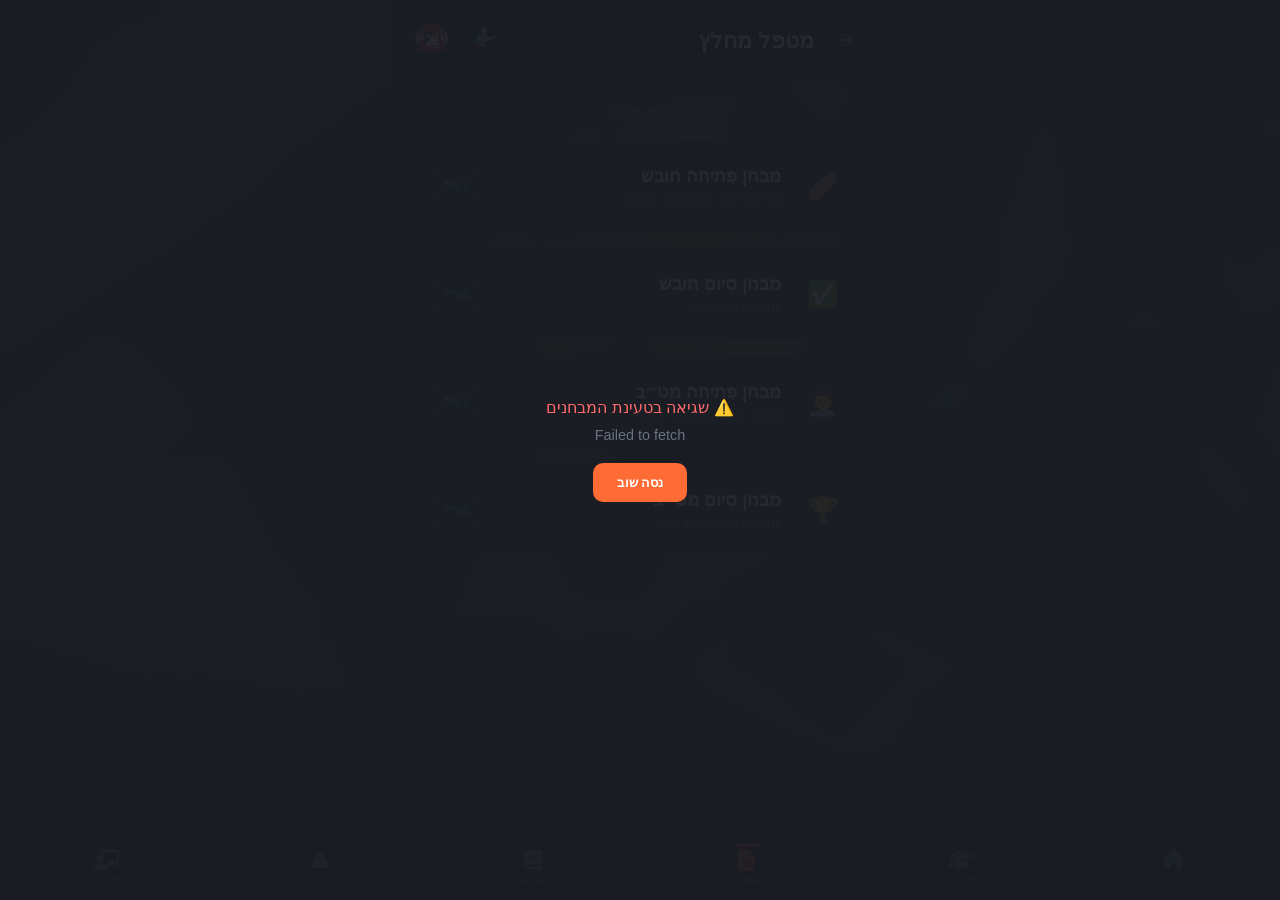
<file: exams-metapel.html>
<!DOCTYPE html>
<html lang="he" dir="rtl">
<head>
    <meta charset="UTF-8">
    <meta name="viewport" content="width=device-width, initial-scale=1.0, maximum-scale=1.0, user-scalable=no">
    <meta name="apple-mobile-web-app-capable" content="yes">
    <meta name="mobile-web-app-capable" content="yes">

    <meta http-equiv="X-Frame-Options" content="DENY">
    <meta http-equiv="X-Content-Type-Options" content="nosniff">
    <meta http-equiv="Referrer-Policy" content="strict-origin-when-cross-origin">
    <meta http-equiv="Permissions-Policy" content="geolocation=(), microphone=(), camera=()">
    <meta http-equiv="Content-Security-Policy" content="default-src 'self'; script-src 'self' 'unsafe-inline'; style-src 'self' 'unsafe-inline' https://fonts.googleapis.com https://cdnjs.cloudflare.com; font-src 'self' https://fonts.gstatic.com https://cdnjs.cloudflare.com; img-src 'self' data: https:; connect-src 'self' https://script.google.com https://script.googleusercontent.com;">

    <title>מטפל מחלץ | מדור רפואה</title>

    <link rel="preconnect" href="https://fonts.googleapis.com">
    <link rel="preconnect" href="https://fonts.gstatic.com" crossorigin>
    <link href="https://fonts.googleapis.com/css2?family=Heebo:wght@400;500;600;700;800;900&display=swap" rel="stylesheet">
    <link rel="stylesheet" href="https://cdnjs.cloudflare.com/ajax/libs/font-awesome/6.4.0/css/all.min.css" crossorigin="anonymous" referrerpolicy="no-referrer">

    <style>
        :root {
            --orange-primary: #FF6B35;
            --orange-bright: #FF8C42;
            --orange-dark: #E85A24;
            --orange-glow: rgba(255, 107, 53, 0.4);
            --charcoal: #1a1d23;
            --charcoal-light: #252931;
            --charcoal-lighter: #2f343d;
            --text-primary: #ffffff;
            --text-secondary: #9ca3af;
            --text-muted: #6b7280;
            --success: #22c55e;
            --border-subtle: rgba(255, 255, 255, 0.06);
            --border-light: rgba(255, 255, 255, 0.1);
        }

        * { margin: 0; padding: 0; box-sizing: border-box; -webkit-tap-highlight-color: transparent; }

        body {
            font-family: 'Heebo', sans-serif;
            background: var(--charcoal);
            min-height: 100vh;
            direction: rtl;
            overflow-x: hidden;
            color: var(--text-primary);
        }

        .bg-image { position: fixed; inset: 0; background: url('Assets/background.webp') center center / cover no-repeat; z-index: 0; }
        .bg-overlay { position: fixed; inset: 0; background: linear-gradient(180deg, rgba(26, 29, 35, 0.75) 0%, rgba(26, 29, 35, 0.65) 30%, rgba(26, 29, 35, 0.8) 70%, rgba(26, 29, 35, 0.95) 100%), linear-gradient(135deg, rgba(255, 107, 53, 0.08) 0%, transparent 50%); z-index: 1; }
        .bg-vignette { position: fixed; inset: 0; background: radial-gradient(ellipse at center, transparent 40%, rgba(26, 29, 35, 0.6) 100%); z-index: 2; pointer-events: none; }

        .main-container { position: relative; z-index: 10; min-height: 100vh; max-width: 500px; margin: 0 auto; }

        .header {
            padding: 20px 24px;
            display: flex;
            align-items: center;
            justify-content: space-between;
            border-bottom: 1px solid var(--border-subtle);
            background: rgba(26, 29, 35, 0.8);
            backdrop-filter: blur(20px);
            -webkit-backdrop-filter: blur(20px);
            position: sticky;
            top: 0;
            z-index: 100;
        }

        .header-right { display: flex; align-items: center; gap: 12px; }

        .back-btn {
            width: 40px; height: 40px;
            background: var(--charcoal-light);
            border: 1px solid var(--border-light);
            border-radius: 10px;
            display: flex; align-items: center; justify-content: center;
            cursor: pointer;
            transition: all 0.3s ease;
            color: var(--text-secondary);
            font-size: 1rem;
        }

        .back-btn:hover { background: var(--charcoal-lighter); border-color: var(--orange-primary); color: var(--orange-primary); }

        .page-title { font-size: 1.4rem; font-weight: 700; color: var(--text-primary); }

        .header-logos { display: flex; align-items: center; gap: 12px; }
        .header-logos img { height: 36px; width: auto; }

        .content { padding: 24px 20px 40px; }

        .section-title { display: flex; align-items: center; gap: 10px; margin-bottom: 20px; }
        .section-title-line { flex: 1; height: 1px; background: linear-gradient(90deg, var(--border-light), transparent); }
        .section-title-text { font-size: 0.75rem; font-weight: 600; text-transform: uppercase; letter-spacing: 0.15em; color: var(--text-muted); }

        .cards-list { display: flex; flex-direction: column; gap: 14px; }

        .exam-card {
            background: var(--charcoal-light);
            border: 1px solid var(--border-subtle);
            border-radius: 16px;
            padding: 20px;
            cursor: pointer;
            transition: all 0.3s cubic-bezier(0.34, 1.56, 0.64, 1);
            position: relative;
            overflow: hidden;
            display: flex;
            align-items: center;
            gap: 16px;
        }

        .exam-card::before {
            content: '';
            position: absolute;
            top: 0; left: 0; right: 0;
            height: 3px;
            background: linear-gradient(90deg, var(--orange-primary), var(--orange-bright));
            transform: scaleX(0);
            transform-origin: right;
            transition: transform 0.3s ease;
        }

        .exam-card:hover { transform: translateY(-4px); border-color: rgba(255, 107, 53, 0.3); box-shadow: 0 8px 30px rgba(0, 0, 0, 0.3), 0 0 0 1px rgba(255, 107, 53, 0.1); }
        .exam-card:hover::before { transform: scaleX(1); transform-origin: left; }
        .exam-card:active { transform: translateY(-2px) scale(0.98); }

        .exam-card.locked { opacity: 0.4; cursor: not-allowed; }
        .exam-card.locked:hover { transform: none; border-color: var(--border-subtle); box-shadow: none; }
        .exam-card.locked::before { display: none; }

        .exam-card:nth-child(1) { animation: fadeSlideUp 0.5s ease-out 0.1s backwards; }
        .exam-card:nth-child(2) { animation: fadeSlideUp 0.5s ease-out 0.2s backwards; }
        .exam-card:nth-child(3) { animation: fadeSlideUp 0.5s ease-out 0.3s backwards; }
        .exam-card:nth-child(4) { animation: fadeSlideUp 0.5s ease-out 0.4s backwards; }

        .card-icon {
            width: 52px; height: 52px;
            background: var(--charcoal-lighter);
            border-radius: 12px;
            display: flex; align-items: center; justify-content: center;
            font-size: 1.6rem;
            flex-shrink: 0;
            transition: all 0.3s ease;
            border: 1px solid var(--border-subtle);
        }

        .exam-card:hover .card-icon { background: linear-gradient(135deg, var(--orange-primary), var(--orange-dark)); border-color: transparent; box-shadow: 0 4px 15px var(--orange-glow); transform: scale(1.05); }

        .card-content { flex: 1; min-width: 0; }
        .card-title { font-size: 1.15rem; font-weight: 700; color: var(--text-primary); margin-bottom: 4px; transition: color 0.3s ease; }
        .exam-card:hover .card-title { color: var(--orange-primary); }
        .card-subtitle { font-size: 0.85rem; color: var(--text-muted); }

        .card-badge { padding: 6px 12px; border-radius: 8px; font-size: 0.75rem; font-weight: 600; flex-shrink: 0; }
        .card-badge.active { background: rgba(34, 197, 94, 0.15); color: var(--success); border: 1px solid rgba(34, 197, 94, 0.3); }
        .card-badge.locked { background: rgba(107, 114, 128, 0.15); color: var(--text-muted); border: 1px solid rgba(107, 114, 128, 0.3); }

        .lock-icon { position: absolute; top: 12px; right: 12px; font-size: 1.2rem; color: var(--text-muted); }

        /* Loading Overlay */
        .loading-overlay {
            position: fixed;
            inset: 0;
            background: rgba(26, 29, 35, 0.95);
            display: flex;
            align-items: center;
            justify-content: center;
            z-index: 9999;
        }

        .loading-content { text-align: center; color: var(--text-primary); }

        .spinner {
            width: 50px; height: 50px;
            border: 4px solid var(--charcoal-lighter);
            border-top: 4px solid var(--orange-primary);
            border-radius: 50%;
            animation: spin 1s linear infinite;
            margin: 0 auto 20px;
        }

        @keyframes spin { 0% { transform: rotate(0deg); } 100% { transform: rotate(360deg); } }
        @keyframes fadeSlideUp { from { opacity: 0; transform: translateY(20px); } to { opacity: 1; transform: translateY(0); } }

        /* Bottom Navigation */
        .bottom-nav {
            position: fixed;
            bottom: 0;
            left: 0;
            right: 0;
            background: rgba(26, 29, 35, 0.95);
            backdrop-filter: blur(20px);
            -webkit-backdrop-filter: blur(20px);
            border-top: 1px solid var(--border-subtle);
            display: flex;
            justify-content: space-around;
            align-items: center;
            padding: 8px 0;
            padding-bottom: calc(8px + env(safe-area-inset-bottom));
            z-index: 1000;
        }

        .bottom-nav-item {
            display: flex;
            flex-direction: column;
            align-items: center;
            gap: 4px;
            padding: 6px 8px;
            color: var(--text-muted);
            text-decoration: none;
            font-size: 0.65rem;
            font-weight: 500;
            transition: all 0.3s ease;
            position: relative;
            min-width: 52px;
        }

        .bottom-nav-item i { font-size: 1.25rem; transition: all 0.3s ease; }
        .bottom-nav-item.active { color: var(--orange-primary); }
        .bottom-nav-item.active i { transform: scale(1.1); }
        .bottom-nav-item.active::before {
            content: '';
            position: absolute;
            top: 0;
            left: 50%;
            transform: translateX(-50%);
            width: 24px;
            height: 3px;
            background: var(--orange-primary);
            border-radius: 0 0 3px 3px;
        }
        .bottom-nav-item:not(.active):hover { color: var(--text-secondary); }
        .bottom-nav-item:not(.active):active { color: var(--orange-primary); transform: scale(0.95); }
        .bottom-nav-item.active.instructor-tab { color: #818cf8; }
        .bottom-nav-item.active.instructor-tab::before { background: #818cf8; }

        .main-container { padding-bottom: 80px; }

        @media (max-width: 400px) {
            .header { padding: 16px 20px; }
            .page-title { font-size: 1.2rem; }
            .header-logos img { height: 32px; }
            .content { padding: 20px 16px 32px; }
            .exam-card { padding: 16px; }
            .card-icon { width: 46px; height: 46px; font-size: 1.4rem; }
            .card-title { font-size: 1.05rem; }
        }
    </style>
</head>
<body>
    <div class="bg-image"></div>
    <div class="bg-overlay"></div>
    <div class="bg-vignette"></div>

    <div class="main-container">
        <header class="header">
            <div class="header-right">
                <button class="back-btn" onclick="goBack()">
                    <i class="fas fa-arrow-right"></i>
                </button>
                <h1 class="page-title">מטפל מחלץ</h1>
            </div>
            <div class="header-logos">
                <picture><source srcset="Assets/logo1.webp" type="image/webp"><img src="Assets/logo1_small.PNG" alt="Logo 1"></picture>
                <picture><source srcset="Assets/logo2.webp" type="image/webp"><img src="Assets/logo2_small.PNG" alt="Logo 2"></picture>
            </div>
        </header>

        <div class="content">
            <div class="section-title">
                <span class="section-title-line"></span>
                <span class="section-title-text">בחר מבחן</span>
                <span class="section-title-line" style="background: linear-gradient(270deg, var(--border-light), transparent);"></span>
            </div>

            <div class="cards-list">
                <div class="exam-card" data-exam="מבחן פתיחה חובש" data-file="exam-hovesh-1.html">
                    <div class="card-icon">🩹</div>
                    <div class="card-content">
                        <div class="card-title">מבחן פתיחה חובש</div>
                        <div class="card-subtitle">25 שאלות · טראומה וחילוץ</div>
                    </div>
                    <span class="card-badge active">פעיל</span>
                </div>

                <div class="exam-card" data-exam="מבחן סיום חובש" data-file="exam-hovesh-2.html">
                    <div class="card-icon">✅</div>
                    <div class="card-content">
                        <div class="card-title">מבחן סיום חובש</div>
                        <div class="card-subtitle">מבחן גמר מלא</div>
                    </div>
                    <span class="card-badge active">פעיל</span>
                </div>

                <div class="exam-card" data-exam="מבחן פתיחה מט״ב" data-file="exam-metav-1.html">
                    <div class="card-icon">👨‍⚕️</div>
                    <div class="card-content">
                        <div class="card-title">מבחן פתיחה מט״ב</div>
                        <div class="card-subtitle">מבחן מקדים מטפל בכיר</div>
                    </div>
                    <span class="card-badge active">פעיל</span>
                </div>

                <div class="exam-card" data-exam="מבחן סיום מט״ב" data-file="exam-metav-2.html">
                    <div class="card-icon">🏆</div>
                    <div class="card-content">
                        <div class="card-title">מבחן סיום מט״ב</div>
                        <div class="card-subtitle">מבחן גמר מטפל בכיר</div>
                    </div>
                    <span class="card-badge active">פעיל</span>
                </div>
            </div>
        </div>
    </div>

    <div id="loadingOverlay" class="loading-overlay">
        <div class="loading-content">
            <div class="spinner"></div>
            <p>טוען מבחנים...</p>
        </div>
    </div>

    <script>
        const SCRIPT_URL = 'https://script.google.com/macros/s/AKfycbyBNcJzP2AIhXbVwYj-oDLmw_w0EPfPIqEuaX_rIsNj1ElMBgd30Fw2EHQ7hHubIIEw8g/exec';

        async function loadExamStatuses() {
            try {
                const response = await fetch(SCRIPT_URL + '?sheet=switch');
                const data = await response.json();

                if (!data.success) throw new Error(data.error || 'שגיאה בטעינת סטטוס מבחנים');

                const switches = data.switches;

                document.querySelectorAll('.exam-card').forEach(card => {
                    const examName = card.getAttribute('data-exam');
                    const examFile = card.getAttribute('data-file');
                    const status = switches[examName];

                    if (status === 'OFF') {
                        card.classList.add('locked');
                        const lockIcon = document.createElement('div');
                        lockIcon.className = 'lock-icon';
                        lockIcon.innerHTML = '🔒';
                        card.insertBefore(lockIcon, card.firstChild);

                        const badge = card.querySelector('.card-badge');
                        if (badge) {
                            badge.textContent = 'חסום';
                            badge.classList.remove('active');
                            badge.classList.add('locked');
                        }

                        card.onclick = (e) => {
                            e.preventDefault();
                            e.stopPropagation();
                            alert('🔒 מבחן זה אינו זמין כרגע.\nפנה למדריך לפרטים נוספים.');
                        };
                    } else {
                        card.onclick = () => { window.location.href = examFile; };
                    }
                });

                document.getElementById('loadingOverlay').style.display = 'none';
            } catch (error) {
                console.error('שגיאה:', error);
                document.getElementById('loadingOverlay').innerHTML = `
                    <div class="loading-content">
                        <p style="color: #ff6b6b;">⚠️ שגיאה בטעינת המבחנים</p>
                        <p style="font-size: 0.9em; margin-top: 10px; color: var(--text-muted);">${error.message}</p>
                        <button onclick="location.reload()" style="margin-top: 20px; padding: 12px 24px; background: var(--orange-primary); color: white; border: none; border-radius: 10px; cursor: pointer; font-family: 'Heebo', sans-serif; font-weight: 600;">נסה שוב</button>
                    </div>
                `;
            }
        }

        window.addEventListener('DOMContentLoaded', loadExamStatuses);

        function goBack() { window.location.href = 'exams.html'; }
        function goHome() { window.location.href = 'index.html'; }

        let lastTouchEnd = 0;
        document.addEventListener('touchend', function(e) {
            const now = Date.now();
            if (now - lastTouchEnd <= 300) e.preventDefault();
            lastTouchEnd = now;
        }, false);
    </script>

    <!-- Bottom Navigation -->
    <nav class="bottom-nav">
        <a href="index.html" class="bottom-nav-item">
            <i class="fas fa-home"></i>
            <span>בית</span>
        </a>
        <a href="lomdot2-page.html" class="bottom-nav-item">
            <i class="fas fa-graduation-cap"></i>
            <span>לומדות</span>
        </a>
        <a href="exams.html" class="bottom-nav-item active">
            <i class="fas fa-file-alt"></i>
            <span>בחנים</span>
        </a>
        <a href="safrot-page.html" class="bottom-nav-item">
            <i class="fas fa-book"></i>
            <span>ספרות</span>
        </a>
        <a href="lessons-learned.html" class="bottom-nav-item">
            <i class="fas fa-exclamation-triangle"></i>
            <span>לקחים</span>
        </a>
        <a href="hadracha-page.html" class="bottom-nav-item instructor-tab">
            <i class="fas fa-chalkboard-teacher"></i>
            <span>הדרכה</span>
        </a>
    </nav>
</body>
</html>
</file>
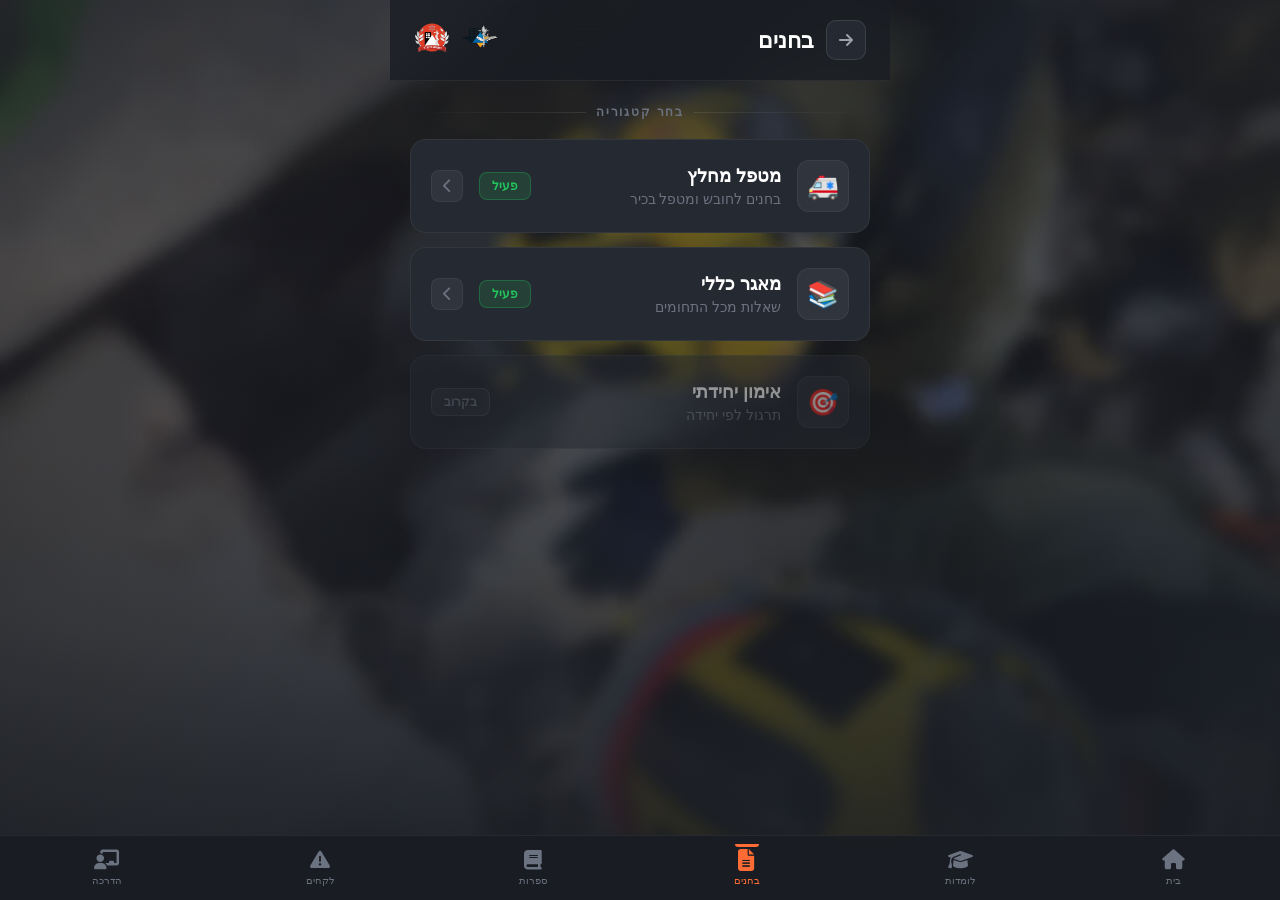
<file: exams.html>
<!DOCTYPE html>
<html lang="he" dir="rtl">
<head>
    <meta charset="UTF-8">
    <meta name="viewport" content="width=device-width, initial-scale=1.0, maximum-scale=1.0, user-scalable=no">
    <meta name="apple-mobile-web-app-capable" content="yes">
    <meta name="mobile-web-app-capable" content="yes">

    <!-- Security Headers -->
    <meta http-equiv="X-Frame-Options" content="DENY">
    <meta http-equiv="X-Content-Type-Options" content="nosniff">
    <meta http-equiv="Referrer-Policy" content="strict-origin-when-cross-origin">
    <meta http-equiv="Permissions-Policy" content="geolocation=(), microphone=(), camera=()">
    <meta http-equiv="Content-Security-Policy" content="default-src 'self'; script-src 'self' 'unsafe-inline'; style-src 'self' 'unsafe-inline' https://fonts.googleapis.com https://cdnjs.cloudflare.com; font-src 'self' https://fonts.gstatic.com https://cdnjs.cloudflare.com; img-src 'self' data: https:;">

    <!-- Description & Icons -->
    <meta name="description" content="מערכת למידה רפואית - מדור רפואה, פיקוד העורף">
    <link rel="icon" type="image/png" href="Assets/logo1.PNG">
    <link rel="apple-touch-icon" href="Assets/logo1.PNG">
    <meta name="theme-color" content="#1a1d23">
    <meta name="apple-mobile-web-app-title" content="מדור רפואה">

    <title>בחנים | מדור רפואה</title>

    <link rel="preconnect" href="https://fonts.googleapis.com">
    <link rel="preconnect" href="https://fonts.gstatic.com" crossorigin>
    <link href="https://fonts.googleapis.com/css2?family=Heebo:wght@400;500;600;700;800;900&display=swap" rel="stylesheet">

    <link rel="stylesheet" href="https://cdnjs.cloudflare.com/ajax/libs/font-awesome/6.4.0/css/all.min.css" crossorigin="anonymous" referrerpolicy="no-referrer">

    <!-- Theme System -->

    <style>
        :root {
            --orange-primary: #FF6B35;
            --orange-bright: #FF8C42;
            --orange-dark: #E85A24;
            --orange-glow: rgba(255, 107, 53, 0.4);
            --charcoal: #1a1d23;
            --charcoal-light: #252931;
            --charcoal-lighter: #2f343d;
            --text-primary: #ffffff;
            --text-secondary: #9ca3af;
            --text-muted: #6b7280;
            --success: #22c55e;
            --border-subtle: rgba(255, 255, 255, 0.06);
            --border-light: rgba(255, 255, 255, 0.1);
        }

        * {
            margin: 0;
            padding: 0;
            box-sizing: border-box;
            -webkit-tap-highlight-color: transparent;
        }

        body {
            font-family: 'Heebo', sans-serif;
            background: var(--charcoal);
            min-height: 100vh;
            direction: rtl;
            overflow-x: hidden;
            color: var(--text-primary);
        }

        .bg-image {
            position: fixed;
            inset: 0;
            background: url('Assets/background.webp') center center / cover no-repeat;
            z-index: 0;
        }

        .bg-overlay {
            position: fixed;
            inset: 0;
            background:
                linear-gradient(180deg, rgba(26, 29, 35, 0.75) 0%, rgba(26, 29, 35, 0.65) 30%, rgba(26, 29, 35, 0.8) 70%, rgba(26, 29, 35, 0.95) 100%),
                linear-gradient(135deg, rgba(255, 107, 53, 0.08) 0%, transparent 50%);
            z-index: 1;
        }

        .bg-vignette {
            position: fixed;
            inset: 0;
            background: radial-gradient(ellipse at center, transparent 40%, rgba(26, 29, 35, 0.6) 100%);
            z-index: 2;
            pointer-events: none;
        }

        .main-container {
            position: relative;
            z-index: 10;
            min-height: 100vh;
            max-width: 500px;
            margin: 0 auto;
        }

        /* Header */
        .header {
            padding: 20px 24px;
            display: flex;
            align-items: center;
            justify-content: space-between;
            border-bottom: 1px solid var(--border-subtle);
            background: rgba(26, 29, 35, 0.8);
            backdrop-filter: blur(20px);
            -webkit-backdrop-filter: blur(20px);
            position: sticky;
            top: 0;
            z-index: 100;
        }

        .header-right {
            display: flex;
            align-items: center;
            gap: 12px;
        }

        .back-btn {
            width: 40px;
            height: 40px;
            background: var(--charcoal-light);
            border: 1px solid var(--border-light);
            border-radius: 10px;
            display: flex;
            align-items: center;
            justify-content: center;
            cursor: pointer;
            transition: all 0.3s ease;
            color: var(--text-secondary);
            font-size: 1rem;
        }

        .back-btn:hover {
            background: var(--charcoal-lighter);
            border-color: var(--orange-primary);
            color: var(--orange-primary);
        }

        .page-title {
            font-size: 1.4rem;
            font-weight: 700;
            color: var(--text-primary);
        }

        .header-actions {
            display: flex;
            align-items: center;
            gap: 10px;
        }

        .header-logos {
            display: flex;
            align-items: center;
            gap: 12px;
        }

        .header-logos img {
            height: 36px;
            width: auto;
        }

        /* Content */
        .content {
            padding: 24px 20px 40px;
        }

        .section-title {
            display: flex;
            align-items: center;
            gap: 10px;
            margin-bottom: 20px;
        }

        .section-title-line {
            flex: 1;
            height: 1px;
            background: linear-gradient(90deg, var(--border-light), transparent);
        }

        .section-title-text {
            font-size: 0.75rem;
            font-weight: 600;
            text-transform: uppercase;
            letter-spacing: 0.15em;
            color: var(--text-muted);
        }

        /* Cards */
        .cards-list {
            display: flex;
            flex-direction: column;
            gap: 14px;
        }

        .category-card {
            background: var(--charcoal-light);
            border: 1px solid var(--border-subtle);
            border-radius: 16px;
            padding: 20px;
            cursor: pointer;
            transition: all 0.3s cubic-bezier(0.34, 1.56, 0.64, 1);
            position: relative;
            overflow: hidden;
            display: flex;
            align-items: center;
            gap: 16px;
        }

        .category-card::before {
            content: '';
            position: absolute;
            top: 0;
            left: 0;
            right: 0;
            height: 3px;
            background: linear-gradient(90deg, var(--orange-primary), var(--orange-bright));
            transform: scaleX(0);
            transform-origin: right;
            transition: transform 0.3s ease;
        }

        .category-card:hover {
            transform: translateY(-4px);
            border-color: rgba(255, 107, 53, 0.3);
            box-shadow: 0 8px 30px rgba(0, 0, 0, 0.3), 0 0 0 1px rgba(255, 107, 53, 0.1);
        }

        .category-card:hover::before {
            transform: scaleX(1);
            transform-origin: left;
        }

        .category-card:active {
            transform: translateY(-2px) scale(0.98);
        }

        .category-card.inactive {
            opacity: 0.5;
            cursor: not-allowed;
        }

        .category-card.inactive:hover {
            transform: none;
            border-color: var(--border-subtle);
            box-shadow: none;
        }

        .category-card.inactive::before {
            display: none;
        }

        /* Staggered animations */
        .category-card:nth-child(1) { animation: fadeSlideUp 0.5s ease-out 0.1s backwards; }
        .category-card:nth-child(2) { animation: fadeSlideUp 0.5s ease-out 0.2s backwards; }
        .category-card:nth-child(3) { animation: fadeSlideUp 0.5s ease-out 0.3s backwards; }

        .card-icon {
            width: 52px;
            height: 52px;
            background: var(--charcoal-lighter);
            border-radius: 12px;
            display: flex;
            align-items: center;
            justify-content: center;
            font-size: 1.6rem;
            flex-shrink: 0;
            transition: all 0.3s ease;
            border: 1px solid var(--border-subtle);
        }

        .category-card:hover .card-icon {
            background: linear-gradient(135deg, var(--orange-primary), var(--orange-dark));
            border-color: transparent;
            box-shadow: 0 4px 15px var(--orange-glow);
            transform: scale(1.05);
        }

        .card-content {
            flex: 1;
            min-width: 0;
        }

        .card-title {
            font-size: 1.15rem;
            font-weight: 700;
            color: var(--text-primary);
            margin-bottom: 4px;
            transition: color 0.3s ease;
        }

        .category-card:hover .card-title {
            color: var(--orange-primary);
        }

        .card-subtitle {
            font-size: 0.85rem;
            color: var(--text-muted);
        }

        .card-badge {
            padding: 6px 12px;
            border-radius: 8px;
            font-size: 0.75rem;
            font-weight: 600;
            flex-shrink: 0;
        }

        .card-badge.active {
            background: rgba(34, 197, 94, 0.15);
            color: var(--success);
            border: 1px solid rgba(34, 197, 94, 0.3);
        }

        .card-badge.coming-soon {
            background: rgba(107, 114, 128, 0.15);
            color: var(--text-muted);
            border: 1px solid rgba(107, 114, 128, 0.3);
        }

        .card-arrow {
            width: 32px;
            height: 32px;
            background: var(--charcoal-lighter);
            border-radius: 8px;
            display: flex;
            align-items: center;
            justify-content: center;
            color: var(--text-muted);
            font-size: 0.9rem;
            transition: all 0.3s ease;
            border: 1px solid var(--border-subtle);
            flex-shrink: 0;
        }

        .category-card:hover .card-arrow {
            background: var(--orange-primary);
            color: white;
            border-color: var(--orange-primary);
            transform: translateX(-4px);
        }

        @keyframes fadeSlideUp {
            from {
                opacity: 0;
                transform: translateY(20px);
            }
            to {
                opacity: 1;
                transform: translateY(0);
            }
        }

        /* Bottom Navigation */
        .bottom-nav {
            position: fixed;
            bottom: 0;
            left: 0;
            right: 0;
            background: rgba(26, 29, 35, 0.95);
            backdrop-filter: blur(20px);
            -webkit-backdrop-filter: blur(20px);
            border-top: 1px solid var(--border-subtle);
            display: flex;
            justify-content: space-around;
            align-items: center;
            padding: 8px 0;
            padding-bottom: calc(8px + env(safe-area-inset-bottom));
            z-index: 1000;
        }

        .bottom-nav-item {
            display: flex;
            flex-direction: column;
            align-items: center;
            gap: 4px;
            padding: 6px 8px;
            color: var(--text-muted);
            text-decoration: none;
            font-size: 0.65rem;
            font-weight: 500;
            transition: all 0.3s ease;
            position: relative;
            min-width: 52px;
        }

        .bottom-nav-item i { font-size: 1.25rem; transition: all 0.3s ease; }
        .bottom-nav-item.active { color: var(--orange-primary); }
        .bottom-nav-item.active i { transform: scale(1.1); }
        .bottom-nav-item.active::before {
            content: '';
            position: absolute;
            top: 0;
            left: 50%;
            transform: translateX(-50%);
            width: 24px;
            height: 3px;
            background: var(--orange-primary);
            border-radius: 0 0 3px 3px;
        }
        .bottom-nav-item:not(.active):hover { color: var(--text-secondary); }
        .bottom-nav-item:not(.active):active { color: var(--orange-primary); transform: scale(0.95); }
        .bottom-nav-item.active.instructor-tab { color: #818cf8; }
        .bottom-nav-item.active.instructor-tab::before { background: #818cf8; }

        .main-container { padding-bottom: 80px; }

        @media (max-width: 400px) {
            .header {
                padding: 16px 20px;
            }

            .page-title {
                font-size: 1.2rem;
            }

            .header-logos img {
                height: 32px;
            }

            .content {
                padding: 20px 16px 32px;
            }

            .category-card {
                padding: 16px;
            }

            .card-icon {
                width: 46px;
                height: 46px;
                font-size: 1.4rem;
            }

            .card-title {
                font-size: 1.05rem;
            }
        }
    </style>
</head>
<body>
    <div class="bg-image"></div>
    <div class="bg-overlay"></div>
    <div class="bg-vignette"></div>

    <div class="main-container">
        <header class="header">
            <div class="header-right">
                <button class="back-btn" onclick="goBack()">
                    <i class="fas fa-arrow-right"></i>
                </button>
                <h1 class="page-title">בחנים</h1>
            </div>
            <div class="header-actions">
                <div class="header-logos">
                    <picture><source srcset="Assets/logo1.webp" type="image/webp"><img src="Assets/logo1_small.PNG" alt="Logo 1"></picture>
                    <picture><source srcset="Assets/logo2.webp" type="image/webp"><img src="Assets/logo2_small.PNG" alt="Logo 2"></picture>
                </div>
            </div>
        </header>

        <div class="content">
            <div class="section-title">
                <span class="section-title-line"></span>
                <span class="section-title-text">בחר קטגוריה</span>
                <span class="section-title-line" style="background: linear-gradient(270deg, var(--border-light), transparent);"></span>
            </div>

            <div class="cards-list">
                <div class="category-card" onclick="openCategory('metapel')">
                    <div class="card-icon">🚑</div>
                    <div class="card-content">
                        <div class="card-title">מטפל מחלץ</div>
                        <div class="card-subtitle">בחנים לחובש ומטפל בכיר</div>
                    </div>
                    <span class="card-badge active">פעיל</span>
                    <div class="card-arrow">
                        <i class="fas fa-chevron-left"></i>
                    </div>
                </div>

                <div class="category-card" onclick="window.location.href='practice-questions.html'">
                    <div class="card-icon">📚</div>
                    <div class="card-content">
                        <div class="card-title">מאגר כללי</div>
                        <div class="card-subtitle">שאלות מכל התחומים</div>
                    </div>
                    <span class="card-badge active">פעיל</span>
                    <div class="card-arrow">
                        <i class="fas fa-chevron-left"></i>
                    </div>
                </div>

                <div class="category-card inactive">
                    <div class="card-icon">🎯</div>
                    <div class="card-content">
                        <div class="card-title">אימון יחידתי</div>
                        <div class="card-subtitle">תרגול לפי יחידה</div>
                    </div>
                    <span class="card-badge coming-soon">בקרוב</span>
                </div>
            </div>
        </div>
    </div>

    <script>
        function openCategory(category) {
            if (category === 'metapel') {
                window.location.href = 'exams-metapel.html';
            }
        }

        function goBack() {
            window.history.back();
        }

        function goHome() {
            window.location.href = 'index.html';
        }

        let lastTouchEnd = 0;
        document.addEventListener('touchend', function(e) {
            const now = Date.now();
            if (now - lastTouchEnd <= 300) {
                e.preventDefault();
            }
            lastTouchEnd = now;
        }, false);
    </script>

    <!-- Bottom Navigation -->
    <nav class="bottom-nav">
        <a href="index.html" class="bottom-nav-item">
            <i class="fas fa-home"></i>
            <span>בית</span>
        </a>
        <a href="lomdot2-page.html" class="bottom-nav-item">
            <i class="fas fa-graduation-cap"></i>
            <span>לומדות</span>
        </a>
        <a href="exams.html" class="bottom-nav-item active">
            <i class="fas fa-file-alt"></i>
            <span>בחנים</span>
        </a>
        <a href="safrot-page.html" class="bottom-nav-item">
            <i class="fas fa-book"></i>
            <span>ספרות</span>
        </a>
        <a href="lessons-learned.html" class="bottom-nav-item">
            <i class="fas fa-exclamation-triangle"></i>
            <span>לקחים</span>
        </a>
        <a href="hadracha-page.html" class="bottom-nav-item instructor-tab">
            <i class="fas fa-chalkboard-teacher"></i>
            <span>הדרכה</span>
        </a>
    </nav>
</body>
</html>
</file>
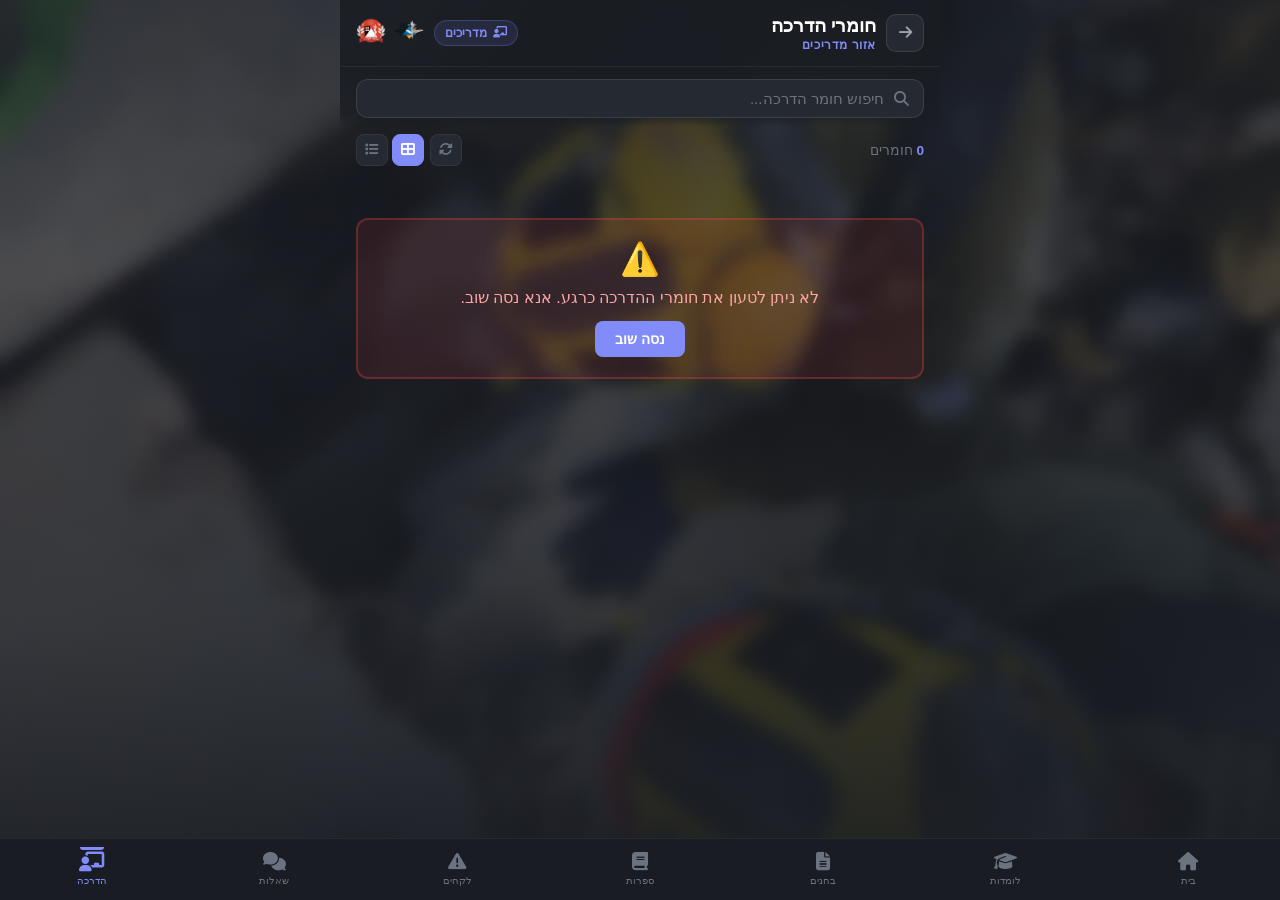
<file: hadracha-page.html>
<!DOCTYPE html>
<html lang="he" dir="rtl">

<head>
    <meta charset="UTF-8">
    <meta name="viewport" content="width=device-width, initial-scale=1.0, maximum-scale=1.0, user-scalable=no">
    <meta name="apple-mobile-web-app-capable" content="yes">
    <meta name="mobile-web-app-capable" content="yes">

    <meta http-equiv="X-Frame-Options" content="DENY">
    <meta http-equiv="X-Content-Type-Options" content="nosniff">
    <meta http-equiv="Referrer-Policy" content="strict-origin-when-cross-origin">
    <meta http-equiv="Permissions-Policy" content="geolocation=(), microphone=(), camera=()">
    <meta http-equiv="Content-Security-Policy"
        content="default-src 'self'; script-src 'self' 'unsafe-inline' https://script.google.com https://script.googleusercontent.com; style-src 'self' 'unsafe-inline' https://fonts.googleapis.com https://cdnjs.cloudflare.com; font-src 'self' https://fonts.gstatic.com https://cdnjs.cloudflare.com; img-src 'self' data: https:; connect-src 'self' https://*.google.com https://*.googleusercontent.com https://script.google.com https://script.googleusercontent.com; frame-src https://drive.google.com;">

    <meta name="description" content="חומרי הדרכה למדריכים - מדור רפואה, פיקוד העורף">
    <link rel="icon" type="image/png" href="Assets/logo1.PNG">
    <link rel="apple-touch-icon" href="Assets/logo1.PNG">
    <meta name="theme-color" content="#1a1d23">
    <meta name="apple-mobile-web-app-title" content="מדור רפואה">

    <title>הדרכה | מדור רפואה</title>

    <link rel="preconnect" href="https://fonts.googleapis.com">
    <link rel="preconnect" href="https://fonts.gstatic.com" crossorigin>
    <link href="https://fonts.googleapis.com/css2?family=Heebo:wght@400;500;600;700;800;900&display=swap"
        rel="stylesheet">
    <link rel="stylesheet" href="https://cdnjs.cloudflare.com/ajax/libs/font-awesome/6.4.0/css/all.min.css"
        crossorigin="anonymous" referrerpolicy="no-referrer">

    <!-- Theme System -->

    <style>
        :root {
            --orange-primary: #FF6B35;
            --orange-bright: #FF8C42;
            --orange-dark: #E85A24;
            --orange-glow: rgba(255, 107, 53, 0.4);
            --charcoal: #1a1d23;
            --charcoal-light: #252931;
            --charcoal-lighter: #2f343d;
            --text-primary: #ffffff;
            --text-secondary: #9ca3af;
            --text-muted: #6b7280;
            --success: #22c55e;
            --border-subtle: rgba(255, 255, 255, 0.06);
            --border-light: rgba(255, 255, 255, 0.1);
            /* Instructor accent — purple/indigo to distinguish from student content */
            --instructor-primary: #818cf8;
            --instructor-dark: #6366f1;
            --instructor-glow: rgba(129, 140, 248, 0.35);
        }

        * {
            margin: 0;
            padding: 0;
            box-sizing: border-box;
            -webkit-tap-highlight-color: transparent;
        }

        body {
            font-family: 'Heebo', sans-serif;
            background: var(--charcoal);
            min-height: 100vh;
            direction: rtl;
            overflow-x: hidden;
            color: var(--text-primary);
        }

        .bg-image {
            position: fixed;
            inset: 0;
            background: url('Assets/background.webp') center center / cover no-repeat;
            z-index: 0;
        }

        .bg-overlay {
            position: fixed;
            inset: 0;
            background:
                linear-gradient(180deg, rgba(26, 29, 35, 0.85) 0%, rgba(26, 29, 35, 0.75) 30%, rgba(26, 29, 35, 0.85) 70%, rgba(26, 29, 35, 0.98) 100%),
                linear-gradient(135deg, rgba(129, 140, 248, 0.07) 0%, transparent 50%);
            z-index: 1;
        }

        .main-container {
            position: relative;
            z-index: 10;
            min-height: 100vh;
            max-width: 600px;
            margin: 0 auto;
            padding-bottom: 90px;
        }

        /* ===== HEADER ===== */
        .header {
            padding: 14px 16px;
            display: flex;
            align-items: center;
            justify-content: space-between;
            background: rgba(26, 29, 35, 0.9);
            backdrop-filter: blur(20px);
            -webkit-backdrop-filter: blur(20px);
            position: sticky;
            top: 0;
            z-index: 100;
            border-bottom: 1px solid var(--border-subtle);
        }

        .header-right {
            display: flex;
            align-items: center;
            gap: 10px;
        }

        .back-btn {
            width: 38px;
            height: 38px;
            background: var(--charcoal-light);
            border: 1px solid var(--border-light);
            border-radius: 10px;
            display: flex;
            align-items: center;
            justify-content: center;
            cursor: pointer;
            transition: all 0.3s ease;
            color: var(--text-secondary);
            font-size: 0.95rem;
        }

        .back-btn:hover {
            border-color: var(--instructor-primary);
            color: var(--instructor-primary);
        }

        .back-btn:active {
            transform: scale(0.95);
        }

        .header-title-group {
            display: flex;
            flex-direction: column;
        }

        .page-title {
            font-size: 1.2rem;
            font-weight: 700;
            color: var(--text-primary);
            line-height: 1.2;
        }

        .page-subtitle {
            font-size: 0.72rem;
            color: var(--instructor-primary);
            font-weight: 600;
            letter-spacing: 0.05em;
        }

        .header-actions {
            display: flex;
            align-items: center;
            gap: 10px;
        }

        .header-logos {
            display: flex;
            align-items: center;
            gap: 8px;
        }

        .header-logos img {
            height: 30px;
            width: auto;
        }

        .header-logos picture img {
            height: 30px;
            width: auto;
        }

        /* Instructor badge in header */
        .instructor-badge {
            display: flex;
            align-items: center;
            gap: 6px;
            padding: 5px 10px;
            background: rgba(129, 140, 248, 0.12);
            border: 1px solid rgba(129, 140, 248, 0.25);
            border-radius: 20px;
            font-size: 0.72rem;
            font-weight: 600;
            color: var(--instructor-primary);
        }

        .instructor-badge i {
            font-size: 0.7rem;
        }

        /* ===== SEARCH ===== */
        .search-section {
            padding: 12px 16px 8px;
            position: sticky;
            top: 67px;
            z-index: 99;
            background: linear-gradient(180deg, rgba(26, 29, 35, 0.95) 0%, rgba(26, 29, 35, 0.8) 80%, transparent 100%);
        }

        .search-box {
            display: flex;
            align-items: center;
            background: var(--charcoal-light);
            border: 1px solid var(--border-light);
            border-radius: 12px;
            padding: 10px 14px;
            gap: 10px;
            transition: all 0.3s ease;
        }

        .search-box:focus-within {
            border-color: var(--instructor-primary);
            box-shadow: 0 0 0 3px var(--instructor-glow);
        }

        .search-box i {
            color: var(--text-muted);
            font-size: 0.95rem;
        }

        .search-input {
            flex: 1;
            background: none;
            border: none;
            color: var(--text-primary);
            font-family: 'Heebo', sans-serif;
            font-size: 0.95rem;
            outline: none;
        }

        .search-input::placeholder {
            color: var(--text-muted);
        }

        .search-clear {
            background: none;
            border: none;
            color: var(--text-muted);
            cursor: pointer;
            padding: 4px;
            display: none;
            font-size: 0.9rem;
        }

        .search-clear.show {
            display: block;
        }

        /* ===== STATS BAR ===== */
        .stats-bar {
            display: flex;
            align-items: center;
            justify-content: space-between;
            padding: 8px 16px 12px;
        }

        .item-count {
            font-size: 0.85rem;
            color: var(--text-muted);
        }

        .item-count strong {
            color: var(--instructor-primary);
        }

        .view-toggle {
            display: flex;
            gap: 4px;
        }

        .toggle-btn {
            width: 32px;
            height: 32px;
            background: var(--charcoal-light);
            border: 1px solid var(--border-subtle);
            border-radius: 8px;
            color: var(--text-muted);
            cursor: pointer;
            display: flex;
            align-items: center;
            justify-content: center;
            transition: all 0.2s ease;
            font-size: 0.85rem;
        }

        .toggle-btn.active {
            background: var(--instructor-primary);
            border-color: var(--instructor-primary);
            color: white;
        }

        /* ===== REFRESH BUTTON ===== */
        .refresh-btn {
            width: 32px;
            height: 32px;
            background: var(--charcoal-light);
            border: 1px solid var(--border-subtle);
            border-radius: 8px;
            color: var(--text-muted);
            cursor: pointer;
            display: flex;
            align-items: center;
            justify-content: center;
            transition: all 0.2s ease;
            font-size: 0.85rem;
        }

        .refresh-btn:hover {
            border-color: var(--instructor-primary);
            color: var(--instructor-primary);
        }

        .refresh-btn:active {
            transform: scale(0.92);
        }

        .refresh-btn.spinning i {
            animation: spin 0.7s linear infinite;
        }

        .cache-age {
            font-size: 0.7rem;
            color: var(--text-muted);
            align-self: center;
        }

        .stats-right {
            display: flex;
            align-items: center;
            gap: 6px;
        }

        /* ===== CATEGORY TABS ===== */
        .category-section {
            padding: 0 16px 12px;
        }

        .category-tabs {
            display: flex;
            gap: 8px;
            overflow-x: auto;
            scrollbar-width: none;
            -ms-overflow-style: none;
            padding: 4px 0;
        }

        .category-tabs::-webkit-scrollbar {
            display: none;
        }

        .category-tab {
            flex-shrink: 0;
            padding: 8px 16px;
            background: var(--charcoal-light);
            border: 1px solid var(--border-subtle);
            border-radius: 20px;
            color: var(--text-secondary);
            font-size: 0.85rem;
            font-weight: 500;
            cursor: pointer;
            transition: all 0.25s ease;
            display: flex;
            align-items: center;
            gap: 6px;
            font-family: 'Heebo', sans-serif;
        }

        .category-tab:active {
            transform: scale(0.97);
        }

        .category-tab.active {
            background: linear-gradient(135deg, var(--instructor-primary), var(--instructor-dark));
            border-color: transparent;
            color: white;
        }

        .category-tab .count {
            background: rgba(255, 255, 255, 0.2);
            padding: 2px 6px;
            border-radius: 10px;
            font-size: 0.75rem;
        }

        /* ===== CONTENT ===== */
        .content {
            padding: 0 16px 20px;
        }

        /* Grid view */
        .items-grid {
            display: grid;
            grid-template-columns: repeat(2, 1fr);
            gap: 12px;
        }

        .items-grid.list-view {
            grid-template-columns: 1fr;
            gap: 10px;
        }

        /* Material Card */
        .material-card {
            background: var(--charcoal-light);
            border: 1px solid var(--border-subtle);
            border-radius: 14px;
            overflow: hidden;
            cursor: pointer;
            transition: all 0.25s ease;
            position: relative;
        }

        .material-card::before {
            content: '';
            position: absolute;
            top: 0;
            left: 0;
            right: 0;
            height: 3px;
            background: linear-gradient(90deg, var(--instructor-primary), var(--instructor-dark));
            transform: scaleX(0);
            transform-origin: right;
            transition: transform 0.3s ease;
        }

        .material-card:hover {
            transform: translateY(-3px);
            border-color: rgba(129, 140, 248, 0.3);
            box-shadow: 0 8px 30px rgba(0, 0, 0, 0.3), 0 0 0 1px rgba(129, 140, 248, 0.1);
        }

        .material-card:hover::before {
            transform: scaleX(1);
            transform-origin: left;
        }

        .material-card:active {
            transform: scale(0.98);
            border-color: var(--instructor-primary);
        }

        .material-card-inner {
            padding: 16px 14px;
        }

        .material-emoji {
            font-size: 2.2rem;
            margin-bottom: 10px;
            display: block;
        }

        .material-title {
            font-size: 0.9rem;
            font-weight: 600;
            color: var(--text-primary);
            line-height: 1.4;
            margin-bottom: 8px;
            display: -webkit-box;
            -webkit-line-clamp: 2;
            line-clamp: 2;
            -webkit-box-orient: vertical;
            overflow: hidden;
        }

        .material-card:hover .material-title {
            color: var(--instructor-primary);
        }

        .material-type {
            display: inline-flex;
            align-items: center;
            gap: 4px;
            font-size: 0.72rem;
            color: var(--instructor-primary);
            font-weight: 600;
        }

        .material-type i {
            font-size: 0.65rem;
        }

        /* Type badge (PDF / VIDEO / DOC) */
        .type-badge {
            position: absolute;
            top: 8px;
            left: 8px;
            padding: 3px 7px;
            border-radius: 5px;
            font-size: 0.62rem;
            font-weight: 700;
            letter-spacing: 0.5px;
        }

        .type-badge.pdf {
            background: linear-gradient(135deg, #ef4444, #dc2626);
            color: white;
        }

        .type-badge.video {
            background: linear-gradient(135deg, var(--instructor-primary), var(--instructor-dark));
            color: white;
        }

        .type-badge.doc {
            background: linear-gradient(135deg, #3b82f6, #2563eb);
            color: white;
        }

        .type-badge.link {
            background: linear-gradient(135deg, #10b981, #059669);
            color: white;
        }

        /* List view card */
        .items-grid.list-view .material-card-inner {
            display: flex;
            align-items: center;
            gap: 14px;
            padding: 14px 16px;
        }

        .items-grid.list-view .material-emoji {
            font-size: 1.8rem;
            margin-bottom: 0;
            flex-shrink: 0;
        }

        .items-grid.list-view .material-content {
            flex: 1;
            min-width: 0;
        }

        .items-grid.list-view .material-title {
            margin-bottom: 4px;
            -webkit-line-clamp: 1;
            line-clamp: 1;
        }

        .items-grid.list-view .type-badge {
            position: static;
            margin-top: 6px;
            display: inline-block;
        }

        .items-grid.list-view .material-type {
            display: none;
        }

        /* ===== EMPTY / ERROR / LOADING ===== */
        .loading-screen {
            text-align: center;
            padding: 60px 20px;
        }

        .loading-spinner {
            width: 50px;
            height: 50px;
            border: 4px solid var(--charcoal-lighter);
            border-top: 4px solid var(--instructor-primary);
            border-radius: 50%;
            animation: spin 1s linear infinite;
            margin: 0 auto 20px;
        }

        .loading-text {
            font-size: 1rem;
            color: var(--text-secondary);
        }

        .error-message {
            background: rgba(239, 68, 68, 0.1);
            border: 2px solid rgba(239, 68, 68, 0.3);
            border-radius: 12px;
            padding: 20px;
            margin: 20px 0;
            color: #fca5a5;
            text-align: center;
        }

        .empty-state {
            text-align: center;
            padding: 40px 20px;
        }

        .empty-icon {
            font-size: 3rem;
            margin-bottom: 16px;
            opacity: 0.5;
        }

        .empty-title {
            font-size: 1.1rem;
            font-weight: 600;
            color: var(--text-secondary);
            margin-bottom: 8px;
        }

        .empty-text {
            font-size: 0.9rem;
            color: var(--text-muted);
        }

        @keyframes spin {
            0% {
                transform: rotate(0deg);
            }

            100% {
                transform: rotate(360deg);
            }
        }

        @keyframes fadeIn {
            from {
                opacity: 0;
                transform: translateY(10px);
            }

            to {
                opacity: 1;
                transform: translateY(0);
            }
        }

        /* ===== BOTTOM NAV ===== */
        .bottom-nav {
            position: fixed;
            bottom: 0;
            left: 0;
            right: 0;
            background: rgba(26, 29, 35, 0.95);
            backdrop-filter: blur(20px);
            -webkit-backdrop-filter: blur(20px);
            border-top: 1px solid var(--border-subtle);
            display: flex;
            justify-content: space-around;
            align-items: center;
            padding: 8px 0;
            padding-bottom: calc(8px + env(safe-area-inset-bottom));
            z-index: 1000;
        }

        .bottom-nav-item {
            display: flex;
            flex-direction: column;
            align-items: center;
            gap: 3px;
            padding: 6px 8px;
            color: var(--text-muted);
            text-decoration: none;
            font-size: 0.65rem;
            font-weight: 500;
            transition: all 0.3s ease;
            position: relative;
            min-width: 52px;
        }

        .bottom-nav-item i {
            font-size: 1.15rem;
            transition: all 0.3s ease;
        }

        .bottom-nav-item.active {
            color: var(--orange-primary);
        }

        .bottom-nav-item.active.instructor-tab {
            color: var(--instructor-primary);
        }

        .bottom-nav-item.active i {
            transform: scale(1.1);
        }

        .bottom-nav-item.active::before {
            content: '';
            position: absolute;
            top: 0;
            left: 50%;
            transform: translateX(-50%);
            width: 24px;
            height: 3px;
            background: var(--orange-primary);
            border-radius: 0 0 3px 3px;
        }

        .bottom-nav-item.active.instructor-tab::before {
            background: var(--instructor-primary);
        }

        .bottom-nav-item:not(.active):active {
            color: var(--orange-primary);
            transform: scale(0.95);
        }


        @media (max-width: 380px) {
            .header {
                padding: 12px 14px;
            }

            .page-title {
                font-size: 1.1rem;
            }

            .header-logos picture img {
                height: 26px;
            }

            .search-section {
                padding: 10px 14px 6px;
            }

            .category-section {
                padding: 0 14px 10px;
            }

            .content {
                padding: 0 14px 16px;
            }

            .items-grid {
                gap: 10px;
            }

            .material-card-inner {
                padding: 14px 12px;
            }

            .material-emoji {
                font-size: 1.8rem;
            }

            .material-title {
                font-size: 0.85rem;
            }

            .bottom-nav-item {
                min-width: 44px;
                font-size: 0.6rem;
                padding: 6px 4px;
            }

            .bottom-nav-item i {
                font-size: 1.05rem;
            }
        }
    </style>
</head>

<body>
    <div class="bg-image"></div>
    <div class="bg-overlay"></div>

    <div class="main-container">
        <header class="header">
            <div class="header-right">
                <button class="back-btn" onclick="goBack()">
                    <i class="fas fa-arrow-right"></i>
                </button>
                <div class="header-title-group">
                    <h1 class="page-title">חומרי הדרכה</h1>
                    <span class="page-subtitle">אזור מדריכים</span>
                </div>
            </div>
            <div class="header-actions">
                <div class="instructor-badge">
                    <i class="fas fa-chalkboard-teacher"></i>
                    <span>מדריכים</span>
                </div>
                <div class="header-logos">
                    <picture>
                        <source srcset="Assets/logo1.webp" type="image/webp"><img src="Assets/logo1_small.PNG"
                            alt="Logo 1">
                    </picture>
                    <picture>
                        <source srcset="Assets/logo2.webp" type="image/webp"><img src="Assets/logo2_small.PNG"
                            alt="Logo 2">
                    </picture>
                </div>
            </div>
        </header>

        <!-- Search -->
        <div class="search-section">
            <div class="search-box">
                <i class="fas fa-search"></i>
                <input type="text" class="search-input" id="searchInput" placeholder="חיפוש חומר הדרכה...">
                <button class="search-clear" id="searchClear" onclick="clearSearch()">
                    <i class="fas fa-times"></i>
                </button>
            </div>
        </div>

        <!-- Stats & View Toggle -->
        <div class="stats-bar">
            <div class="item-count" id="itemCount"><strong>0</strong> חומרים</div>
            <div class="stats-right">
                <span class="cache-age" id="cacheAge"></span>
                <button class="refresh-btn" id="refreshBtn" onclick="forceRefresh()" title="ריענון">
                    <i class="fas fa-sync-alt"></i>
                </button>
                <div class="view-toggle">
                    <button class="toggle-btn active" id="gridBtn" onclick="setView('grid')">
                        <i class="fas fa-th-large"></i>
                    </button>
                    <button class="toggle-btn" id="listBtn" onclick="setView('list')">
                        <i class="fas fa-list"></i>
                    </button>
                </div>
            </div>
        </div>

        <!-- Category Tabs -->
        <div class="category-section">
            <div class="category-tabs" id="categoryTabs"></div>
        </div>

        <div class="content">
            <!-- Loading -->
            <div id="loadingScreen" class="loading-screen">
                <div class="loading-spinner"></div>
                <div class="loading-text">טוען חומרי הדרכה...</div>
            </div>

            <!-- Error -->
            <div id="errorScreen" style="display: none;">
                <div class="error-message">
                    <div style="font-size: 2rem; margin-bottom: 10px;">⚠️</div>
                    <div id="errorText">שגיאה בטעינת חומרי ההדרכה</div>
                    <button onclick="loadMaterials()"
                        style="margin-top:14px;padding:10px 20px;background:var(--instructor-primary);color:white;border:none;border-radius:8px;cursor:pointer;font-family:'Heebo',sans-serif;font-weight:600;font-size:0.9rem;">נסה
                        שוב</button>
                </div>
            </div>

            <!-- Items Grid -->
            <div class="items-grid" id="itemsGrid" style="display: none;"></div>

            <!-- Empty State -->
            <div class="empty-state" id="emptyState" style="display: none;">
                <div class="empty-icon">🔍</div>
                <div class="empty-title">לא נמצאו תוצאות</div>
                <div class="empty-text">נסה לחפש משהו אחר</div>
            </div>
        </div>
    </div>

    <script>
        // =====================================================================
        // CONFIGURATION — Replace with your actual Google Apps Script URL
        // after setting up the "הדרכה" sheet (see setup instructions below)
        // =====================================================================
        const MATERIALS_URL = 'https://script.google.com/macros/s/AKfycbynCRZI-tpmArylHh5ENmtX2rppD43JMnxaGOiBHloP17-7xOzQSATAYEynxxk83rvFVA/exec';
        const VIEW_KEY = 'hadracha_view';
        const CACHE_KEY = 'hadracha_cache';
        const CACHE_TIME = 'hadracha_cache_ts';
        const CACHE_TTL = 10 * 60 * 1000; // 10 minutes

        let allMaterials = [];
        let filteredMaterials = [];
        let categories = [];
        let activeCategory = 'all';
        let currentView = localStorage.getItem(VIEW_KEY) || 'grid';

        // ---- Cache helpers ----
        function saveCache(data) {
            try {
                localStorage.setItem(CACHE_KEY, JSON.stringify(data));
                localStorage.setItem(CACHE_TIME, Date.now());
            } catch (e) { } // ignore quota errors
        }
        function loadCache() {
            const ts = parseInt(localStorage.getItem(CACHE_TIME) || '0');
            if (Date.now() - ts > CACHE_TTL) return null;
            try { return JSON.parse(localStorage.getItem(CACHE_KEY)); } catch (e) { return null; }
        }
        function showCacheAge() {
            const ts = parseInt(localStorage.getItem(CACHE_TIME) || '0');
            if (!ts) { document.getElementById('cacheAge').textContent = ''; return; }
            const mins = Math.round((Date.now() - ts) / 60000);
            document.getElementById('cacheAge').textContent = mins < 1 ? 'עדכני' : `לפני ${mins} דק׳`;
        }
        function forceRefresh() {
            localStorage.removeItem(CACHE_KEY);
            localStorage.removeItem(CACHE_TIME);
            const btn = document.getElementById('refreshBtn');
            btn.classList.add('spinning');
            loadMaterials().finally(() => btn.classList.remove('spinning'));
        }

        // Determine badge type based on URL or explicit type field
        function getType(item) {
            if (item.type) return item.type.toLowerCase();
            const url = (item.url || '').toLowerCase();
            if (url.includes('drive.google.com') && (url.includes('.pdf') || url.includes('pdf'))) return 'pdf';
            if (url.includes('youtube.com') || url.includes('youtu.be') || url.includes('drive.google.com/file')) return 'video';
            if (url.includes('docs.google.com')) return 'doc';
            return 'link';
        }

        function getTypeBadgeLabel(type) {
            const labels = { pdf: 'PDF', video: 'וידאו', doc: 'מסמך', link: 'קישור' };
            return labels[type] || 'קישור';
        }

        function isValidUrl(url) {
            if (!url || typeof url !== 'string') return false;
            try {
                const u = new URL(url);
                return u.protocol === 'https:' && (
                    u.hostname === 'drive.google.com' ||
                    u.hostname === 'docs.google.com' ||
                    u.hostname === 'script.google.com' ||
                    u.hostname === 'script.googleusercontent.com' ||
                    u.hostname === 'www.youtube.com' ||
                    u.hostname === 'youtube.com' ||
                    u.hostname === 'youtu.be'
                );
            } catch (e) { return false; }
        }

        async function loadMaterials() {
            document.getElementById('loadingScreen').style.display = 'block';
            document.getElementById('errorScreen').style.display = 'none';
            document.getElementById('itemsGrid').style.display = 'none';

            // Demo mode
            if (MATERIALS_URL.includes('YOUR_SCRIPT_ID_HERE')) { showDemoMode(); return; }

            // Try cache first
            const cached = loadCache();
            if (cached && cached.length > 0) {
                allMaterials = cached;
                buildCategories();
                filteredMaterials = [...allMaterials];
                document.getElementById('loadingScreen').style.display = 'none';
                initUI();
                showCacheAge();
                return;
            }

            try {
                const response = await fetch(MATERIALS_URL);
                if (!response.ok) throw new Error('שגיאת שרת');

                const data = await response.json();
                if (!data.success) throw new Error(data.error || 'שגיאה');

                allMaterials = (data.materials || [])
                    .filter(m => m.title && m.title.trim() !== '' && m.url)
                    .filter(m => isValidUrl(m.url))
                    .map((m, i) => ({
                        id: i,
                        title: String(m.title).substring(0, 200),
                        emoji: String(m.emoji || '📋').substring(0, 10),
                        url: m.url,
                        category: String(m.category || 'כללי').substring(0, 50),
                        type: String(m.type || '').toLowerCase()
                    }));

                if (allMaterials.length === 0) throw new Error('לא נמצאו חומרי הדרכה');

                saveCache(allMaterials);
                buildCategories();
                filteredMaterials = [...allMaterials];
                document.getElementById('loadingScreen').style.display = 'none';
                initUI();
                showCacheAge();

            } catch (error) {
                document.getElementById('loadingScreen').style.display = 'none';
                document.getElementById('errorScreen').style.display = 'block';
                document.getElementById('errorText').textContent = 'לא ניתן לטעון את חומרי ההדרכה כרגע. אנא נסה שוב.';
            }
        }

        function showDemoMode() {
            // Sample data so the page looks good before the sheet is connected
            allMaterials = [
                { id: 0, title: 'מדריך הדרכת חובשים — מודל A', emoji: '📘', url: 'https://drive.google.com/', category: 'חובש', type: 'pdf' },
                { id: 1, title: 'סרטון הדגמה — חבישת פצעים', emoji: '🎬', url: 'https://drive.google.com/', category: 'חובש', type: 'video' },
                { id: 2, title: 'מצגת קורס מטב — טראומה מתקדמת', emoji: '📊', url: 'https://drive.google.com/', category: 'מטב', type: 'doc' },
                { id: 3, title: 'מאגר שאלות למדריך', emoji: '❓', url: 'https://drive.google.com/', category: 'כללי', type: 'pdf' },
                { id: 4, title: 'תכנית סילבוס קורס חובש 2026', emoji: '📅', url: 'https://drive.google.com/', category: 'חובש', type: 'doc' },
                { id: 5, title: 'הנחיות הפעלת תרגיל שד"מ', emoji: '🏋️', url: 'https://drive.google.com/', category: 'מטב', type: 'pdf' },
            ];
            buildCategories();
            filteredMaterials = [...allMaterials];
            document.getElementById('loadingScreen').style.display = 'none';

            // Show demo banner
            const banner = document.createElement('div');
            banner.style.cssText = 'margin:0 16px 16px;padding:12px 16px;background:rgba(129,140,248,0.12);border:1px solid rgba(129,140,248,0.25);border-radius:12px;font-size:0.85rem;color:var(--instructor-primary);text-align:center;';
            banner.innerHTML = '⚙️ <strong>מצב הדגמה</strong> — חבר את ה-Google Sheet כדי לטעון תוכן אמיתי';
            document.querySelector('.content').prepend(banner);

            initUI();
        }

        function buildCategories() {
            const catCount = {};
            allMaterials.forEach(m => {
                const cat = m.category || 'כללי';
                catCount[cat] = (catCount[cat] || 0) + 1;
            });
            categories = Object.entries(catCount)
                .sort((a, b) => b[1] - a[1])
                .map(([name, count]) => ({ name, count }));
        }

        function initUI() {
            renderCategories();
            setView(currentView);
            renderMaterials();
            updateCount();
            document.getElementById('searchInput').addEventListener('input', handleSearch);
        }

        function renderCategories() {
            const container = document.getElementById('categoryTabs');
            container.textContent = '';

            const allTab = document.createElement('button');
            allTab.className = 'category-tab active';
            allTab.onclick = () => filterByCategory('all');
            allTab.dataset.category = 'all';
            allTab.innerHTML = `הכל <span class="count">${allMaterials.length}</span>`;
            container.appendChild(allTab);

            categories.forEach(cat => {
                const tab = document.createElement('button');
                tab.className = 'category-tab';
                tab.onclick = () => filterByCategory(cat.name);
                tab.dataset.category = cat.name;
                tab.innerHTML = `${cat.name} <span class="count">${cat.count}</span>`;
                container.appendChild(tab);
            });
        }

        function filterByCategory(category) {
            activeCategory = category;
            document.querySelectorAll('.category-tab').forEach(tab => {
                tab.classList.toggle('active', tab.dataset.category === category);
            });
            applyFilters();
        }

        function handleSearch(e) {
            const query = e.target.value.trim();
            document.getElementById('searchClear').classList.toggle('show', query.length > 0);
            applyFilters();
        }

        function clearSearch() {
            document.getElementById('searchInput').value = '';
            document.getElementById('searchClear').classList.remove('show');
            applyFilters();
        }

        function applyFilters() {
            const query = document.getElementById('searchInput').value.trim().toLowerCase();
            filteredMaterials = allMaterials.filter(m => {
                const matchCat = activeCategory === 'all' || m.category === activeCategory;
                const matchSearch = !query || m.title.toLowerCase().includes(query) ||
                    (m.category && m.category.toLowerCase().includes(query));
                return matchCat && matchSearch;
            });
            renderMaterials();
            updateCount();
        }

        function updateCount() {
            const el = document.getElementById('itemCount');
            el.innerHTML = `<strong>${filteredMaterials.length}</strong> חומרים`;
        }

        function setView(view) {
            currentView = view;
            localStorage.setItem(VIEW_KEY, view);
            document.getElementById('gridBtn').classList.toggle('active', view === 'grid');
            document.getElementById('listBtn').classList.toggle('active', view === 'list');
            const grid = document.getElementById('itemsGrid');
            grid.classList.toggle('list-view', view === 'list');
        }

        function renderMaterials() {
            const container = document.getElementById('itemsGrid');
            const emptyState = document.getElementById('emptyState');

            container.textContent = '';

            if (filteredMaterials.length === 0) {
                container.style.display = 'none';
                emptyState.style.display = 'block';
                return;
            }

            emptyState.style.display = 'none';
            container.style.display = 'grid';

            filteredMaterials.forEach((item, index) => {
                const type = getType(item);
                const card = document.createElement('div');
                card.className = 'material-card';
                card.style.animation = `fadeIn 0.4s ease-out ${0.05 * index}s backwards`;

                const typeBadge = document.createElement('span');
                typeBadge.className = `type-badge ${type}`;
                typeBadge.textContent = getTypeBadgeLabel(type);

                const inner = document.createElement('div');
                inner.className = 'material-card-inner';

                const emojiEl = document.createElement('span');
                emojiEl.className = 'material-emoji';
                emojiEl.textContent = item.emoji || '📋';

                if (currentView === 'list') {
                    const contentDiv = document.createElement('div');
                    contentDiv.className = 'material-content';

                    const titleEl = document.createElement('div');
                    titleEl.className = 'material-title';
                    titleEl.textContent = item.title;

                    const badgeInline = document.createElement('span');
                    badgeInline.className = `type-badge ${type}`;
                    badgeInline.textContent = getTypeBadgeLabel(type);

                    contentDiv.appendChild(titleEl);
                    contentDiv.appendChild(badgeInline);
                    inner.appendChild(emojiEl);
                    inner.appendChild(contentDiv);
                } else {
                    const titleEl = document.createElement('div');
                    titleEl.className = 'material-title';
                    titleEl.textContent = item.title;

                    const typeEl = document.createElement('div');
                    typeEl.className = 'material-type';
                    typeEl.innerHTML = `<i class="fas fa-arrow-left"></i> פתח`;

                    inner.appendChild(emojiEl);
                    inner.appendChild(titleEl);
                    inner.appendChild(typeEl);
                    card.appendChild(typeBadge);
                }

                card.appendChild(inner);
                card.onclick = () => openMaterial(item.url);
                container.appendChild(card);
            });
        }

        function openMaterial(url) {
            if (!isValidUrl(url)) { alert('קישור לא תקין'); return; }
            const win = window.open(url, '_blank', 'noopener,noreferrer');
            if (win) win.opener = null;
        }

        function goBack() {
            if (window.history.length > 1) window.history.back();
            else window.location.href = './index.html';
        }

        let lastTouchEnd = 0;
        document.addEventListener('touchend', function (e) {
            const now = Date.now();
            if (now - lastTouchEnd <= 300) e.preventDefault();
            lastTouchEnd = now;
        }, false);

        window.addEventListener('load', loadMaterials);
    </script>

    <!-- Bottom Navigation -->
    <nav class="bottom-nav">
        <a href="index.html" class="bottom-nav-item">
            <i class="fas fa-home"></i>
            <span>בית</span>
        </a>
        <a href="lomdot2-page.html" class="bottom-nav-item">
            <i class="fas fa-graduation-cap"></i>
            <span>לומדות</span>
        </a>
        <a href="exams.html" class="bottom-nav-item">
            <i class="fas fa-file-alt"></i>
            <span>בחנים</span>
        </a>
        <a href="safrot-page.html" class="bottom-nav-item">
            <i class="fas fa-book"></i>
            <span>ספרות</span>
        </a>
        <a href="lessons-learned.html" class="bottom-nav-item">
            <i class="fas fa-exclamation-triangle"></i>
            <span>לקחים</span>
        </a>
        <a href="qa.html" class="bottom-nav-item">
            <i class="fas fa-comments"></i>
            <span>שאלות</span>
        </a>
        <a href="hadracha-page.html" class="bottom-nav-item active instructor-tab">
            <i class="fas fa-chalkboard-teacher"></i>
            <span>הדרכה</span>
        </a>
    </nav>
</body>

</html>
</file>
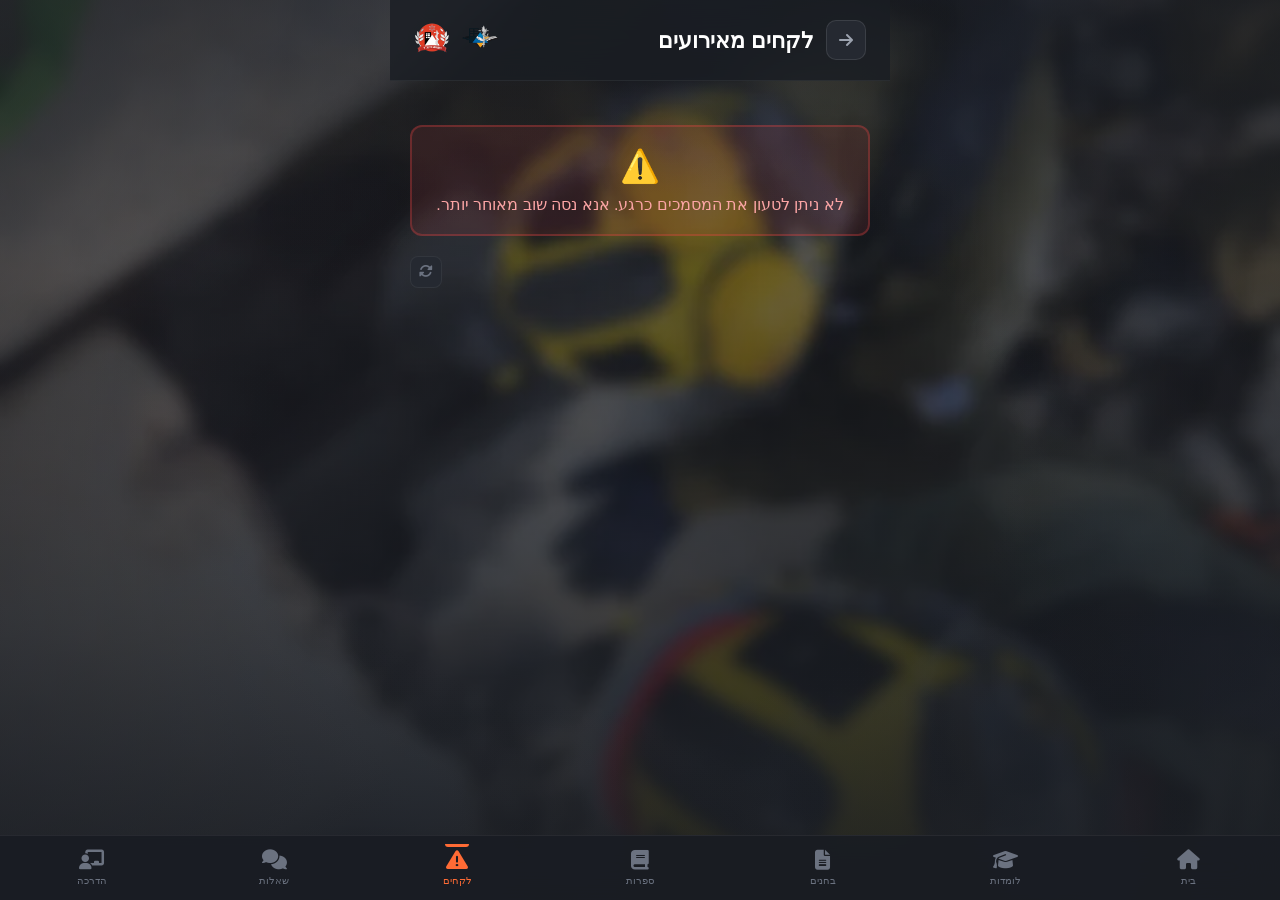
<file: lessons-learned.html>
<!DOCTYPE html>
<html lang="he" dir="rtl">

<head>
    <meta charset="UTF-8">
    <meta name="viewport" content="width=device-width, initial-scale=1.0, maximum-scale=1.0, user-scalable=no">
    <meta name="apple-mobile-web-app-capable" content="yes">
    <meta name="mobile-web-app-capable" content="yes">

    <meta http-equiv="X-Frame-Options" content="DENY">
    <meta http-equiv="X-Content-Type-Options" content="nosniff">
    <meta http-equiv="Referrer-Policy" content="strict-origin-when-cross-origin">
    <meta http-equiv="Permissions-Policy" content="geolocation=(), microphone=(), camera=()">
    <meta http-equiv="Content-Security-Policy"
        content="default-src 'self'; script-src 'self' 'unsafe-inline' https://script.google.com https://script.googleusercontent.com; style-src 'self' 'unsafe-inline' https://fonts.googleapis.com https://cdnjs.cloudflare.com; font-src 'self' https://fonts.gstatic.com https://cdnjs.cloudflare.com; img-src 'self' data: https:; connect-src 'self' https://*.google.com https://*.googleusercontent.com https://script.google.com https://script.googleusercontent.com; frame-src https://drive.google.com;">

    <!-- Description & Icons -->
    <meta name="description" content="מערכת למידה רפואית - מדור רפואה, פיקוד העורף">
    <link rel="icon" type="image/png" href="Assets/logo1.PNG">
    <link rel="apple-touch-icon" href="Assets/logo1.PNG">
    <meta name="theme-color" content="#1a1d23">
    <meta name="apple-mobile-web-app-title" content="מדור רפואה">

    <title>לקחים מאירועים | מדור רפואה</title>

    <link rel="preconnect" href="https://fonts.googleapis.com">
    <link rel="preconnect" href="https://fonts.gstatic.com" crossorigin>
    <link href="https://fonts.googleapis.com/css2?family=Heebo:wght@400;500;600;700;800;900&display=swap"
        rel="stylesheet">
    <link rel="stylesheet" href="https://cdnjs.cloudflare.com/ajax/libs/font-awesome/6.4.0/css/all.min.css"
        crossorigin="anonymous" referrerpolicy="no-referrer">

    <!-- Theme System -->

    <style>
        :root {
            --orange-primary: #FF6B35;
            --orange-bright: #FF8C42;
            --orange-dark: #E85A24;
            --orange-glow: rgba(255, 107, 53, 0.4);
            --charcoal: #1a1d23;
            --charcoal-light: #252931;
            --charcoal-lighter: #2f343d;
            --text-primary: #ffffff;
            --text-secondary: #9ca3af;
            --text-muted: #6b7280;
            --border-subtle: rgba(255, 255, 255, 0.06);
            --border-light: rgba(255, 255, 255, 0.1);
        }

        * {
            margin: 0;
            padding: 0;
            box-sizing: border-box;
            -webkit-tap-highlight-color: transparent;
        }

        body {
            font-family: 'Heebo', sans-serif;
            background: var(--charcoal);
            min-height: 100vh;
            direction: rtl;
            overflow-x: hidden;
            color: var(--text-primary);
        }

        .bg-image {
            position: fixed;
            inset: 0;
            background: url('Assets/background.webp') center center / cover no-repeat;
            z-index: 0;
        }

        .bg-overlay {
            position: fixed;
            inset: 0;
            background: linear-gradient(180deg, rgba(26, 29, 35, 0.75) 0%, rgba(26, 29, 35, 0.65) 30%, rgba(26, 29, 35, 0.8) 70%, rgba(26, 29, 35, 0.95) 100%), linear-gradient(135deg, rgba(255, 107, 53, 0.08) 0%, transparent 50%);
            z-index: 1;
        }

        .bg-vignette {
            position: fixed;
            inset: 0;
            background: radial-gradient(ellipse at center, transparent 40%, rgba(26, 29, 35, 0.6) 100%);
            z-index: 2;
            pointer-events: none;
        }

        .main-container {
            position: relative;
            z-index: 10;
            min-height: 100vh;
            max-width: 500px;
            margin: 0 auto;
        }

        .header {
            padding: 20px 24px;
            display: flex;
            align-items: center;
            justify-content: space-between;
            border-bottom: 1px solid var(--border-subtle);
            background: rgba(26, 29, 35, 0.8);
            backdrop-filter: blur(20px);
            -webkit-backdrop-filter: blur(20px);
            position: sticky;
            top: 0;
            z-index: 100;
        }

        .header-right {
            display: flex;
            align-items: center;
            gap: 12px;
        }

        .back-btn {
            width: 40px;
            height: 40px;
            background: var(--charcoal-light);
            border: 1px solid var(--border-light);
            border-radius: 10px;
            display: flex;
            align-items: center;
            justify-content: center;
            cursor: pointer;
            transition: all 0.3s ease;
            color: var(--text-secondary);
            font-size: 1rem;
        }

        .back-btn:hover {
            background: var(--charcoal-lighter);
            border-color: var(--orange-primary);
            color: var(--orange-primary);
        }

        .page-title {
            font-size: 1.4rem;
            font-weight: 700;
            color: var(--text-primary);
        }

        .header-actions {
            display: flex;
            align-items: center;
            gap: 10px;
        }

        .header-logos {
            display: flex;
            align-items: center;
            gap: 12px;
        }

        .header-logos img {
            height: 36px;
            width: auto;
        }

        .content {
            padding: 24px 20px 40px;
        }

        .loading-screen {
            text-align: center;
            padding: 60px 20px;
        }

        .loading-spinner {
            width: 50px;
            height: 50px;
            border: 4px solid var(--charcoal-lighter);
            border-top: 4px solid var(--orange-primary);
            border-radius: 50%;
            animation: spin 1s linear infinite;
            margin: 0 auto 20px;
        }

        .loading-text {
            font-size: 1rem;
            color: var(--text-secondary);
        }

        .error-message {
            background: rgba(239, 68, 68, 0.1);
            border: 2px solid rgba(239, 68, 68, 0.3);
            border-radius: 12px;
            padding: 20px;
            margin: 20px 0;
            color: #fca5a5;
            text-align: center;
        }

        .documents-grid {
            display: grid;
            grid-template-columns: repeat(2, 1fr);
            gap: 14px;
        }

        .document-card {
            background: var(--charcoal-light);
            border: 1px solid var(--border-subtle);
            border-radius: 16px;
            padding: 20px 16px;
            cursor: pointer;
            transition: all 0.3s cubic-bezier(0.34, 1.56, 0.64, 1);
            position: relative;
            overflow: hidden;
            display: flex;
            flex-direction: column;
            align-items: center;
            text-align: center;
            min-height: 140px;
        }

        .document-card::before {
            content: '';
            position: absolute;
            top: 0;
            left: 0;
            right: 0;
            height: 3px;
            background: linear-gradient(90deg, var(--orange-primary), var(--orange-bright));
            transform: scaleX(0);
            transform-origin: right;
            transition: transform 0.3s ease;
        }

        .document-card:hover {
            transform: translateY(-4px);
            border-color: rgba(255, 107, 53, 0.3);
            box-shadow: 0 8px 30px rgba(0, 0, 0, 0.3), 0 0 0 1px rgba(255, 107, 53, 0.1);
        }

        .document-card:hover::before {
            transform: scaleX(1);
            transform-origin: left;
        }

        .document-card:active {
            transform: translateY(-2px) scale(0.98);
        }

        /* ===== REFRESH BUTTON ===== */
        .refresh-btn {
            width: 32px;
            height: 32px;
            background: var(--charcoal-light);
            border: 1px solid var(--border-subtle);
            border-radius: 8px;
            color: var(--text-muted);
            cursor: pointer;
            display: flex;
            align-items: center;
            justify-content: center;
            transition: all 0.2s ease;
            font-size: 0.85rem;
        }

        .refresh-btn:hover {
            border-color: var(--orange-primary);
            color: var(--orange-primary);
        }

        .refresh-btn:active {
            transform: scale(0.92);
        }

        .refresh-btn.spinning i {
            animation: spin 0.7s linear infinite;
        }

        .cache-age {
            font-size: 0.7rem;
            color: var(--text-muted);
            align-self: center;
        }

        .stats-right {
            display: flex;
            align-items: center;
            gap: 6px;
        }


        .document-emoji {
            font-size: 2.5rem;
            margin-bottom: 12px;
            transition: all 0.3s ease;
        }

        .document-card:hover .document-emoji {
            transform: scale(1.1);
        }

        .document-title {
            font-size: 0.9rem;
            font-weight: 600;
            color: var(--text-primary);
            line-height: 1.4;
            flex: 1;
            display: flex;
            align-items: center;
            justify-content: center;
            transition: color 0.3s ease;
        }

        .document-card:hover .document-title {
            color: var(--orange-primary);
        }

        .pdf-badge {
            position: absolute;
            top: 8px;
            left: 8px;
            background: linear-gradient(135deg, #ef4444, #dc2626);
            color: white;
            padding: 4px 8px;
            border-radius: 6px;
            font-size: 0.65rem;
            font-weight: 700;
            letter-spacing: 0.5px;
        }

        @keyframes spin {
            0% {
                transform: rotate(0deg);
            }

            100% {
                transform: rotate(360deg);
            }
        }

        @keyframes fadeSlideUp {
            from {
                opacity: 0;
                transform: translateY(20px);
            }

            to {
                opacity: 1;
                transform: translateY(0);
            }
        }

        /* Bottom Navigation */
        .bottom-nav {
            position: fixed;
            bottom: 0;
            left: 0;
            right: 0;
            background: rgba(26, 29, 35, 0.95);
            backdrop-filter: blur(20px);
            -webkit-backdrop-filter: blur(20px);
            border-top: 1px solid var(--border-subtle);
            display: flex;
            justify-content: space-around;
            align-items: center;
            padding: 8px 0;
            padding-bottom: calc(8px + env(safe-area-inset-bottom));
            z-index: 1000;
        }

        .bottom-nav-item {
            display: flex;
            flex-direction: column;
            align-items: center;
            gap: 4px;
            padding: 6px 8px;
            color: var(--text-muted);
            text-decoration: none;
            font-size: 0.65rem;
            font-weight: 500;
            transition: all 0.3s ease;
            position: relative;
            min-width: 52px;
        }

        .bottom-nav-item i {
            font-size: 1.25rem;
            transition: all 0.3s ease;
        }

        .bottom-nav-item.active {
            color: var(--orange-primary);
        }

        .bottom-nav-item.active i {
            transform: scale(1.1);
        }

        .bottom-nav-item.active::before {
            content: '';
            position: absolute;
            top: 0;
            left: 50%;
            transform: translateX(-50%);
            width: 24px;
            height: 3px;
            background: var(--orange-primary);
            border-radius: 0 0 3px 3px;
        }

        .bottom-nav-item:not(.active):hover {
            color: var(--text-secondary);
        }

        .bottom-nav-item:not(.active):active {
            color: var(--orange-primary);
            transform: scale(0.95);
        }

        .bottom-nav-item.active.instructor-tab {
            color: #818cf8;
        }

        .bottom-nav-item.active.instructor-tab::before {
            background: #818cf8;
        }

        .main-container {
            padding-bottom: 80px;
        }

        @media (max-width: 400px) {
            .header {
                padding: 16px 20px;
            }

            .page-title {
                font-size: 1.2rem;
            }

            .header-logos img {
                height: 32px;
            }

            .content {
                padding: 20px 16px 32px;
            }

            .documents-grid {
                gap: 12px;
            }

            .document-card {
                padding: 16px 12px;
                min-height: 120px;
            }

            .document-emoji {
                font-size: 2rem;
            }

            .document-title {
                font-size: 0.85rem;
            }
        }
    </style>
</head>

<body>
    <div class="bg-image"></div>
    <div class="bg-overlay"></div>
    <div class="bg-vignette"></div>

    <div class="main-container">
        <header class="header">
            <div class="header-right">
                <button class="back-btn" onclick="goBack()">
                    <i class="fas fa-arrow-right"></i>
                </button>
                <h1 class="page-title">לקחים מאירועים</h1>
            </div>
            <div class="header-actions">
                <div class="header-logos">
                    <picture>
                        <source srcset="Assets/logo1.webp" type="image/webp"><img src="Assets/logo1_small.PNG"
                            alt="Logo 1">
                    </picture>
                    <picture>
                        <source srcset="Assets/logo2.webp" type="image/webp"><img src="Assets/logo2_small.PNG"
                            alt="Logo 2">
                    </picture>
                </div>
            </div>
        </header>

        <div class="content">
            <div id="loading-screen" class="loading-screen">
                <div class="loading-spinner"></div>
                <div class="loading-text">טוען מסמכים...</div>
            </div>

            <div id="error-screen" style="display: none;">
                <div class="error-message">
                    <div style="font-size: 2rem; margin-bottom: 10px;">⚠️</div>
                    <div id="error-text">שגיאה בטעינת המסמכים</div>
                </div>
            </div>

            <div style="display:flex;justify-content:flex-end;margin-bottom:12px;">
                <button class="refresh-btn" id="refreshBtn" onclick="forceRefresh()" title="ריענון"><i
                        class="fas fa-sync-alt"></i></button>
            </div>
            <div id="documents-grid" class="documents-grid" style="display: none;"></div>
        </div>
    </div>

    <script>
        const DOCUMENTS_URL = 'https://script.google.com/macros/s/AKfycbxeoeAGrR2LS1Mi4n1DUDAW8pBMehzcwtLn1A3qVTnY4a10-j09e9C-tSXrPehv1o6P/exec';

        let documents = [];
        let lastLoadTime = 0;
        const RATE_LIMIT_MS = 2000;
        const CACHE_KEY = 'lessons_cache';
        const CACHE_TTL = 10 * 60 * 1000;

        // ---- Cache helpers ----
        function saveCache(cacheKey, data) {
            try {
                localStorage.setItem(cacheKey, JSON.stringify(data));
                localStorage.setItem(cacheKey + '_ts', Date.now());
            } catch (e) { }
        }
        function loadCache(cacheKey, ttl) {
            const ts = parseInt(localStorage.getItem(cacheKey + '_ts') || '0');
            if (Date.now() - ts > ttl) return null;
            try { return JSON.parse(localStorage.getItem(cacheKey)); } catch (e) { return null; }
        }
        function showCacheAge(elId, cacheKey) {
            const ts = parseInt(localStorage.getItem(cacheKey + '_ts') || '0');
            if (!ts) { document.getElementById(elId).textContent = ''; return; }
            const mins = Math.round((Date.now() - ts) / 60000);
            document.getElementById(elId).textContent = mins < 1 ? 'עדכני' : 'לפני ' + mins + ' דק\'';
        }

        function forceRefresh() {
            localStorage.removeItem(CACHE_KEY);
            localStorage.removeItem(CACHE_KEY + '_ts');
            lastLoadTime = 0;
            const btn = document.getElementById('refreshBtn');
            btn.classList.add('spinning');
            loadDocuments().finally(() => btn.classList.remove('spinning'));
        }


        function isValidUrl(url) {
            if (!url || typeof url !== 'string') return false;
            try {
                const urlObj = new URL(url);
                return urlObj.protocol === 'https:' &&
                    (urlObj.hostname === 'drive.google.com' ||
                        urlObj.hostname === 'script.google.com' ||
                        urlObj.hostname === 'script.googleusercontent.com');
            } catch (e) { return false; }
        }

        async function loadDocuments() {
            const now = Date.now();
            if (now - lastLoadTime < RATE_LIMIT_MS) return;
            lastLoadTime = now;

            // Try cache first
            const cached = loadCache(CACHE_KEY, CACHE_TTL);
            if (cached && cached.length > 0) {
                documents = cached;
                displayDocuments();
                return;
            }

            try {
                const response = await fetch(DOCUMENTS_URL);
                if (!response.ok) throw new Error(`שגיאת שרת: ${response.status}`);

                const data = await response.json();
                if (!data.success) throw new Error(data.error || 'שגיאה בטעינת נתונים');

                documents = (data.documents || [])
                    .filter(d => d.title && d.title.trim() !== '' && d.url)
                    .filter(d => isValidUrl(d.url))
                    .map(d => ({
                        title: String(d.title).substring(0, 150),
                        emoji: String(d.emoji || '🚨').substring(0, 10),
                        url: d.url
                    }));

                if (documents.length === 0) throw new Error('לא נמצאו מסמכים תקינים');

                saveCache(CACHE_KEY, documents);
                displayDocuments();
            } catch (error) {
                console.error('שגיאה:', error);
                showError('לא ניתן לטעון את המסמכים כרגע. אנא נסה שוב מאוחר יותר.');
            }
        }

        function escapeHtml(text) {
            if (!text) return '';
            const div = document.createElement('div');
            div.textContent = String(text);
            return div.innerHTML;
        }

        function displayDocuments() {
            const container = document.getElementById('documents-grid');
            container.innerHTML = '';

            documents.forEach((doc, index) => {
                const docCard = document.createElement('div');
                docCard.className = 'document-card';
                docCard.style.animationDelay = `${0.1 + index * 0.05}s`;
                docCard.style.animation = 'fadeSlideUp 0.5s ease-out backwards';

                // Build document card safely using DOM methods to prevent XSS
                const pdfBadge = document.createElement('span');
                pdfBadge.className = 'pdf-badge';
                pdfBadge.textContent = 'PDF';

                const emojiSpan = document.createElement('span');
                emojiSpan.className = 'document-emoji';
                emojiSpan.textContent = doc.emoji || '🚨';

                const titleDiv = document.createElement('div');
                titleDiv.className = 'document-title';
                titleDiv.textContent = doc.title;

                docCard.appendChild(pdfBadge);
                docCard.appendChild(emojiSpan);
                docCard.appendChild(titleDiv);

                docCard.onclick = function () { openDocument(doc.url); };
                container.appendChild(docCard);
            });

            document.getElementById('loading-screen').style.display = 'none';
            document.getElementById('documents-grid').style.display = 'grid';
        }

        function showError(message) {
            document.getElementById('loading-screen').style.display = 'none';
            document.getElementById('error-screen').style.display = 'block';
            document.getElementById('error-text').textContent = message;
        }

        function openDocument(url) {
            if (!isValidUrl(url)) { alert('קישור לא תקין'); return; }
            const newWindow = window.open(url, '_blank', 'noopener,noreferrer');
            if (newWindow) newWindow.opener = null;
        }

        function goBack() {
            if (window.history.length > 1) window.history.back();
            else window.location.href = './index.html';
        }

        function goHome() { window.location.href = './index.html'; }

        let lastTouchEnd = 0;
        document.addEventListener('touchend', function (e) {
            const now = Date.now();
            if (now - lastTouchEnd <= 300) e.preventDefault();
            lastTouchEnd = now;
        }, false);

        window.addEventListener('load', loadDocuments);
    </script>

    <!-- Bottom Navigation -->
    <nav class="bottom-nav">
        <a href="index.html" class="bottom-nav-item">
            <i class="fas fa-home"></i>
            <span>בית</span>
        </a>
        <a href="lomdot2-page.html" class="bottom-nav-item">
            <i class="fas fa-graduation-cap"></i>
            <span>לומדות</span>
        </a>
        <a href="exams.html" class="bottom-nav-item">
            <i class="fas fa-file-alt"></i>
            <span>בחנים</span>
        </a>
        <a href="safrot-page.html" class="bottom-nav-item">
            <i class="fas fa-book"></i>
            <span>ספרות</span>
        </a>
        <a href="lessons-learned.html" class="bottom-nav-item active">
            <i class="fas fa-exclamation-triangle"></i>
            <span>לקחים</span>
        </a>
        <a href="qa.html" class="bottom-nav-item">
            <i class="fas fa-comments"></i>
            <span>שאלות</span>
        </a>
        <a href="hadracha-page.html" class="bottom-nav-item instructor-tab">
            <i class="fas fa-chalkboard-teacher"></i>
            <span>הדרכה</span>
        </a>
    </nav>
</body>

</html>
</file>
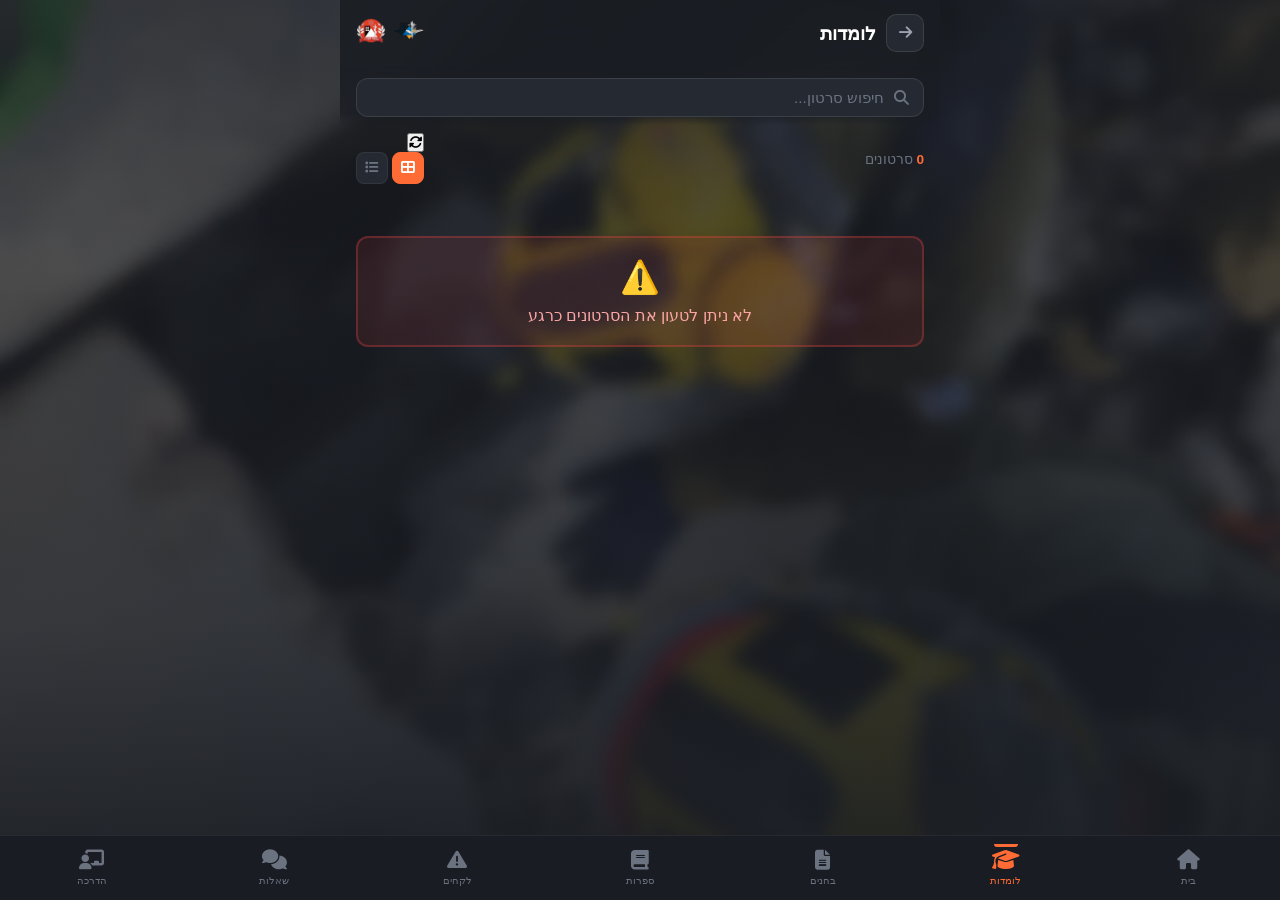
<file: lomdot2-page.html>
<!DOCTYPE html>
<html lang="he" dir="rtl">

<head>
    <meta charset="UTF-8">
    <meta name="viewport" content="width=device-width, initial-scale=1.0, maximum-scale=1.0, user-scalable=no">
    <meta name="apple-mobile-web-app-capable" content="yes">
    <meta name="mobile-web-app-capable" content="yes">

    <meta http-equiv="X-Frame-Options" content="DENY">
    <meta http-equiv="X-Content-Type-Options" content="nosniff">
    <meta http-equiv="Referrer-Policy" content="strict-origin-when-cross-origin">
    <meta http-equiv="Permissions-Policy" content="geolocation=(), microphone=(), camera=()">
    <meta http-equiv="Content-Security-Policy"
        content="default-src 'self'; script-src 'self' 'unsafe-inline' https://script.google.com https://script.googleusercontent.com; style-src 'self' 'unsafe-inline' https://fonts.googleapis.com https://cdnjs.cloudflare.com; font-src 'self' https://fonts.gstatic.com https://cdnjs.cloudflare.com; img-src 'self' data: https:; connect-src 'self' https://*.google.com https://*.googleusercontent.com https://script.google.com https://script.googleusercontent.com; frame-src https://drive.google.com;">

    <!-- Description & Icons -->
    <meta name="description" content="מערכת למידה רפואית - מדור רפואה, פיקוד העורף">
    <link rel="icon" type="image/png" href="Assets/logo1.PNG">
    <link rel="apple-touch-icon" href="Assets/logo1.PNG">
    <meta name="theme-color" content="#1a1d23">
    <meta name="apple-mobile-web-app-title" content="מדור רפואה">

    <title>לומדות | מדור רפואה</title>

    <link rel="preconnect" href="https://fonts.googleapis.com">
    <link rel="preconnect" href="https://fonts.gstatic.com" crossorigin>
    <link href="https://fonts.googleapis.com/css2?family=Heebo:wght@400;500;600;700;800;900&display=swap"
        rel="stylesheet">
    <link rel="stylesheet" href="https://cdnjs.cloudflare.com/ajax/libs/font-awesome/6.4.0/css/all.min.css"
        crossorigin="anonymous" referrerpolicy="no-referrer">

    <!-- Theme System -->

    <style>
        :root {
            --orange-primary: #FF6B35;
            --orange-bright: #FF8C42;
            --orange-dark: #E85A24;
            --orange-glow: rgba(255, 107, 53, 0.4);
            --charcoal: #1a1d23;
            --charcoal-light: #252931;
            --charcoal-lighter: #2f343d;
            --text-primary: #ffffff;
            --text-secondary: #9ca3af;
            --text-muted: #6b7280;
            --success: #22c55e;
            --border-subtle: rgba(255, 255, 255, 0.06);
            --border-light: rgba(255, 255, 255, 0.1);
        }

        * {
            margin: 0;
            padding: 0;
            box-sizing: border-box;
            -webkit-tap-highlight-color: transparent;
        }

        body {
            font-family: 'Heebo', sans-serif;
            background: var(--charcoal);
            min-height: 100vh;
            direction: rtl;
            overflow-x: hidden;
            color: var(--text-primary);
        }

        .bg-image {
            position: fixed;
            inset: 0;
            background: url('Assets/background.webp') center center / cover no-repeat;
            z-index: 0;
        }

        .bg-overlay {
            position: fixed;
            inset: 0;
            background: linear-gradient(180deg, rgba(26, 29, 35, 0.85) 0%, rgba(26, 29, 35, 0.75) 30%, rgba(26, 29, 35, 0.85) 70%, rgba(26, 29, 35, 0.98) 100%);
            z-index: 1;
        }

        .main-container {
            position: relative;
            z-index: 10;
            min-height: 100vh;
            max-width: 600px;
            margin: 0 auto;
            padding-bottom: 90px;
        }

        /* Header */
        .header {
            padding: 14px 16px;
            display: flex;
            align-items: center;
            justify-content: space-between;
            background: rgba(26, 29, 35, 0.9);
            backdrop-filter: blur(20px);
            -webkit-backdrop-filter: blur(20px);
            position: sticky;
            top: 0;
            z-index: 100;
        }

        .header-right {
            display: flex;
            align-items: center;
            gap: 10px;
        }

        .back-btn {
            width: 38px;
            height: 38px;
            background: var(--charcoal-light);
            border: 1px solid var(--border-light);
            border-radius: 10px;
            display: flex;
            align-items: center;
            justify-content: center;
            cursor: pointer;
            transition: all 0.3s ease;
            color: var(--text-secondary);
            font-size: 0.95rem;
        }

        .back-btn:active {
            transform: scale(0.95);
        }

        .page-title {
            font-size: 1.2rem;
            font-weight: 700;
            color: var(--text-primary);
        }

        .header-actions {
            display: flex;
            align-items: center;
            gap: 10px;
        }

        .header-logos {
            display: flex;
            align-items: center;
            gap: 8px;
        }

        .header-logos img {
            height: 30px;
            width: auto;
        }

        /* Search Section */
        .search-section {
            padding: 12px 16px 8px;
            position: sticky;
            top: 66px;
            z-index: 99;
            background: linear-gradient(180deg, rgba(26, 29, 35, 0.95) 0%, rgba(26, 29, 35, 0.8) 80%, transparent 100%);
        }

        .search-box {
            display: flex;
            align-items: center;
            background: var(--charcoal-light);
            border: 1px solid var(--border-light);
            border-radius: 12px;
            padding: 10px 14px;
            gap: 10px;
            transition: all 0.3s ease;
        }

        .search-box:focus-within {
            border-color: var(--orange-primary);
            box-shadow: 0 0 0 3px rgba(255, 107, 53, 0.1);
        }

        .search-box i {
            color: var(--text-muted);
            font-size: 0.95rem;
        }

        .search-input {
            flex: 1;
            background: none;
            border: none;
            color: var(--text-primary);
            font-family: 'Heebo', sans-serif;
            font-size: 0.95rem;
            outline: none;
        }

        .search-input::placeholder {
            color: var(--text-muted);
        }

        .search-clear {
            background: none;
            border: none;
            color: var(--text-muted);
            cursor: pointer;
            padding: 4px;
            display: none;
            font-size: 0.9rem;
        }

        .search-clear.show {
            display: block;
        }

        /* Stats Bar */
        .stats-bar {
            display: flex;
            align-items: center;
            justify-content: space-between;
            padding: 8px 16px 12px;
        }

        .video-count {
            font-size: 0.85rem;
            color: var(--text-muted);
        }

        .video-count strong {
            color: var(--orange-primary);
        }

        .view-toggle {
            display: flex;
            gap: 4px;
        }

        .toggle-btn {
            width: 32px;
            height: 32px;
            background: var(--charcoal-light);
            border: 1px solid var(--border-subtle);
            border-radius: 8px;
            color: var(--text-muted);
            cursor: pointer;
            display: flex;
            align-items: center;
            justify-content: center;
            transition: all 0.2s ease;
            font-size: 0.85rem;
        }

        .toggle-btn.active {
            background: var(--orange-primary);
            border-color: var(--orange-primary);
            color: white;
        }

        /* Category Tabs */
        .category-section {
            padding: 0 16px 12px;
        }

        .category-tabs {
            display: flex;
            gap: 8px;
            overflow-x: auto;
            scrollbar-width: none;
            -ms-overflow-style: none;
            padding: 4px 0;
        }

        .category-tabs::-webkit-scrollbar {
            display: none;
        }

        .category-tab {
            flex-shrink: 0;
            padding: 8px 16px;
            background: var(--charcoal-light);
            border: 1px solid var(--border-subtle);
            border-radius: 20px;
            color: var(--text-secondary);
            font-size: 0.85rem;
            font-weight: 500;
            cursor: pointer;
            transition: all 0.25s ease;
            display: flex;
            align-items: center;
            gap: 6px;
            font-family: 'Heebo', sans-serif;
        }

        .category-tab:active {
            transform: scale(0.97);
        }

        .category-tab.active {
            background: linear-gradient(135deg, var(--orange-primary), var(--orange-dark));
            border-color: transparent;
            color: white;
        }

        .category-tab .count {
            background: rgba(255, 255, 255, 0.2);
            padding: 2px 6px;
            border-radius: 10px;
            font-size: 0.75rem;
        }

        .category-tab.active .count {
            background: rgba(255, 255, 255, 0.3);
        }

        /* Content Area */
        .content {
            padding: 0 16px 20px;
        }

        /* Recently Watched */
        .recent-section {
            margin-bottom: 20px;
        }

        .section-header {
            display: flex;
            align-items: center;
            justify-content: space-between;
            margin-bottom: 12px;
        }

        .section-title {
            font-size: 1rem;
            font-weight: 700;
            color: var(--text-primary);
            display: flex;
            align-items: center;
            gap: 8px;
        }

        .section-title i {
            color: var(--orange-primary);
            font-size: 0.9rem;
        }

        .clear-recent {
            background: none;
            border: none;
            color: var(--text-muted);
            font-size: 0.8rem;
            cursor: pointer;
            font-family: 'Heebo', sans-serif;
        }

        .recent-scroll {
            display: flex;
            gap: 10px;
            overflow-x: auto;
            scrollbar-width: none;
            padding: 4px 0;
        }

        .recent-scroll::-webkit-scrollbar {
            display: none;
        }

        .recent-card {
            flex-shrink: 0;
            width: 140px;
            background: var(--charcoal-light);
            border: 1px solid var(--border-subtle);
            border-radius: 12px;
            padding: 12px;
            cursor: pointer;
            transition: all 0.25s ease;
        }

        .recent-card:active {
            transform: scale(0.97);
            border-color: var(--orange-primary);
        }

        .recent-emoji {
            font-size: 1.8rem;
            margin-bottom: 8px;
        }

        .recent-title {
            font-size: 0.8rem;
            font-weight: 600;
            color: var(--text-primary);
            line-height: 1.3;
            display: -webkit-box;
            -webkit-line-clamp: 2;
            -webkit-box-orient: vertical;
            overflow: hidden;
        }

        /* Video Grid */
        .video-grid {
            display: grid;
            grid-template-columns: repeat(2, 1fr);
            gap: 12px;
        }

        .video-grid.list-view {
            grid-template-columns: 1fr;
            gap: 10px;
        }

        .video-card {
            background: var(--charcoal-light);
            border: 1px solid var(--border-subtle);
            border-radius: 14px;
            overflow: hidden;
            cursor: pointer;
            transition: all 0.25s ease;
            position: relative;
        }

        .video-card:active {
            transform: scale(0.98);
            border-color: var(--orange-primary);
        }

        .video-card-inner {
            padding: 16px 14px;
        }

        .video-emoji {
            font-size: 2.2rem;
            margin-bottom: 10px;
            display: block;
        }

        .video-title {
            font-size: 0.9rem;
            font-weight: 600;
            color: var(--text-primary);
            line-height: 1.4;
            margin-bottom: 8px;
            display: -webkit-box;
            -webkit-line-clamp: 2;
            -webkit-box-orient: vertical;
            overflow: hidden;
        }

        .video-play {
            display: inline-flex;
            align-items: center;
            gap: 6px;
            font-size: 0.75rem;
            color: var(--orange-primary);
            font-weight: 600;
        }

        .video-play i {
            font-size: 0.7rem;
        }

        /* List View Card */
        .video-grid.list-view .video-card-inner {
            display: flex;
            align-items: center;
            gap: 14px;
            padding: 14px 16px;
        }

        .video-grid.list-view .video-emoji {
            font-size: 1.8rem;
            margin-bottom: 0;
            flex-shrink: 0;
        }

        .video-grid.list-view .video-content {
            flex: 1;
            min-width: 0;
        }

        .video-grid.list-view .video-title {
            margin-bottom: 4px;
            -webkit-line-clamp: 1;
        }

        .video-grid.list-view .video-play {
            margin-top: 0;
        }

        /* Empty State */
        .empty-state {
            text-align: center;
            padding: 40px 20px;
        }

        .empty-icon {
            font-size: 3rem;
            margin-bottom: 16px;
            opacity: 0.5;
        }

        .empty-title {
            font-size: 1.1rem;
            font-weight: 600;
            color: var(--text-secondary);
            margin-bottom: 8px;
        }

        .empty-text {
            font-size: 0.9rem;
            color: var(--text-muted);
        }

        /* Loading */
        .loading-screen {
            text-align: center;
            padding: 60px 20px;
        }

        .loading-spinner {
            width: 50px;
            height: 50px;
            border: 4px solid var(--charcoal-lighter);
            border-top: 4px solid var(--orange-primary);
            border-radius: 50%;
            animation: spin 1s linear infinite;
            margin: 0 auto 20px;
        }

        .loading-text {
            font-size: 1rem;
            color: var(--text-secondary);
        }

        .error-message {
            background: rgba(239, 68, 68, 0.1);
            border: 2px solid rgba(239, 68, 68, 0.3);
            border-radius: 12px;
            padding: 20px;
            margin: 20px 0;
            color: #fca5a5;
            text-align: center;
        }

        @keyframes spin {
            0% {
                transform: rotate(0deg);
            }

            100% {
                transform: rotate(360deg);
            }
        }

        @keyframes fadeIn {
            from {
                opacity: 0;
                transform: translateY(10px);
            }

            to {
                opacity: 1;
                transform: translateY(0);
            }
        }

        /* Bottom Navigation */
        .bottom-nav {
            position: fixed;
            bottom: 0;
            left: 0;
            right: 0;
            background: rgba(26, 29, 35, 0.95);
            backdrop-filter: blur(20px);
            -webkit-backdrop-filter: blur(20px);
            border-top: 1px solid var(--border-subtle);
            display: flex;
            justify-content: space-around;
            align-items: center;
            padding: 8px 0;
            padding-bottom: calc(8px + env(safe-area-inset-bottom));
            z-index: 1000;
        }

        .bottom-nav-item {
            display: flex;
            flex-direction: column;
            align-items: center;
            gap: 4px;
            padding: 6px 8px;
            color: var(--text-muted);
            text-decoration: none;
            font-size: 0.65rem;
            font-weight: 500;
            transition: all 0.3s ease;
            position: relative;
            min-width: 52px;
        }

        .bottom-nav-item i {
            font-size: 1.25rem;
            transition: all 0.3s ease;
        }

        .bottom-nav-item.active {
            color: var(--orange-primary);
        }

        .bottom-nav-item.active i {
            transform: scale(1.1);
        }

        .bottom-nav-item.active::before {
            content: '';
            position: absolute;
            top: 0;
            left: 50%;
            transform: translateX(-50%);
            width: 24px;
            height: 3px;
            background: var(--orange-primary);
            border-radius: 0 0 3px 3px;
        }

        .bottom-nav-item:not(.active):active {
            color: var(--orange-primary);
            transform: scale(0.95);
        }

        .bottom-nav-item.active.instructor-tab {
            color: #818cf8;
        }

        .bottom-nav-item.active.instructor-tab::before {
            background: #818cf8;
        }

        @media (max-width: 380px) {
            .header {
                padding: 12px 14px;
            }

            .page-title {
                font-size: 1.1rem;
            }

            .header-logos img {
                height: 26px;
            }

            .search-section {
                padding: 10px 14px 6px;
            }

            .category-section {
                padding: 0 14px 10px;
            }

            .content {
                padding: 0 14px 16px;
            }

            .video-grid {
                gap: 10px;
            }

            .video-card-inner {
                padding: 14px 12px;
            }

            .video-emoji {
                font-size: 1.8rem;
            }

            .video-title {
                font-size: 0.85rem;
            }
        }
    </style>
</head>

<body>
    <div class="bg-image"></div>
    <div class="bg-overlay"></div>

    <div class="main-container">
        <header class="header">
            <div class="header-right">
                <button class="back-btn" onclick="goBack()">
                    <i class="fas fa-arrow-right"></i>
                </button>
                <h1 class="page-title">לומדות</h1>
            </div>
            <div class="header-actions">
                <div class="header-logos">
                    <picture>
                        <source srcset="Assets/logo1.webp" type="image/webp"><img src="Assets/logo1_small.PNG"
                            alt="Logo 1">
                    </picture>
                    <picture>
                        <source srcset="Assets/logo2.webp" type="image/webp"><img src="Assets/logo2_small.PNG"
                            alt="Logo 2">
                    </picture>
                </div>
            </div>
        </header>

        <!-- Search -->
        <div class="search-section">
            <div class="search-box">
                <i class="fas fa-search"></i>
                <input type="text" class="search-input" id="searchInput" placeholder="חיפוש סרטון...">
                <button class="search-clear" id="searchClear" onclick="clearSearch()">
                    <i class="fas fa-times"></i>
                </button>
            </div>
        </div>

        <!-- Stats & View Toggle -->
        <div class="stats-bar">
            <div class="video-count" id="videoCount">
                <strong>0</strong> סרטונים
            </div>
            <div class="stats-right">
                <span class="cache-age" id="cacheAge"></span>
                <button class="refresh-btn" id="refreshBtn" onclick="forceRefresh()" title="ריענון">
                    <i class="fas fa-sync-alt"></i>
                </button>
                <div class="view-toggle">
                    <button class="toggle-btn active" id="gridBtn" onclick="setView('grid')">
                        <i class="fas fa-th-large"></i>
                    </button>
                    <button class="toggle-btn" id="listBtn" onclick="setView('list')">
                        <i class="fas fa-list"></i>
                    </button>
                </div>
            </div>
        </div>

        <!-- Category Tabs -->
        <div class="category-section">
            <div class="category-tabs" id="categoryTabs"></div>
        </div>

        <div class="content">
            <!-- Loading -->
            <div id="loadingScreen" class="loading-screen">
                <div class="loading-spinner"></div>
                <div class="loading-text">טוען סרטונים...</div>
            </div>

            <!-- Error -->
            <div id="errorScreen" style="display: none;">
                <div class="error-message">
                    <div style="font-size: 2rem; margin-bottom: 10px;">⚠️</div>
                    <div id="errorText">שגיאה בטעינת הסרטונים</div>
                </div>
            </div>

            <!-- Recently Watched -->
            <div class="recent-section" id="recentSection" style="display: none;">
                <div class="section-header">
                    <div class="section-title">
                        <i class="fas fa-history"></i>
                        נצפו לאחרונה
                    </div>
                    <button class="clear-recent" onclick="clearRecent()">נקה</button>
                </div>
                <div class="recent-scroll" id="recentScroll"></div>
            </div>

            <!-- Video Grid -->
            <div class="video-grid" id="videoGrid" style="display: none;"></div>

            <!-- Empty State -->
            <div class="empty-state" id="emptyState" style="display: none;">
                <div class="empty-icon">🔍</div>
                <div class="empty-title">לא נמצאו תוצאות</div>
                <div class="empty-text">נסה לחפש משהו אחר</div>
            </div>
        </div>
    </div>

    <script>
        const VIDEOS_URL = 'https://script.google.com/macros/s/AKfycbzT_F2coz6EOWSFER7dyRs9rq4NNLWDqTq2Xw2mQnpp3mvOS-4EKeNksK1JQrF_A3w/exec';
        const RECENT_KEY = 'lomdot_recent';
        const VIEW_KEY = 'lomdot_view';
        const CACHE_KEY = 'lomdot_cache';
        const CACHE_TTL = 10 * 60 * 1000; // 10 minutes

        // ---- Cache helpers ----
        function saveCache(cacheKey, data) {
            try {
                localStorage.setItem(cacheKey, JSON.stringify(data));
                localStorage.setItem(cacheKey + '_ts', Date.now());
            } catch (e) { }
        }
        function loadCache(cacheKey, ttl) {
            const ts = parseInt(localStorage.getItem(cacheKey + '_ts') || '0');
            if (Date.now() - ts > ttl) return null;
            try { return JSON.parse(localStorage.getItem(cacheKey)); } catch (e) { return null; }
        }
        function showCacheAge(elId, cacheKey) {
            const ts = parseInt(localStorage.getItem(cacheKey + '_ts') || '0');
            if (!ts) { document.getElementById(elId).textContent = ''; return; }
            const mins = Math.round((Date.now() - ts) / 60000);
            document.getElementById(elId).textContent = mins < 1 ? 'עדכני' : 'לפני ' + mins + ' דק\'';
        }

        function forceRefresh() {
            localStorage.removeItem(CACHE_KEY);
            localStorage.removeItem(CACHE_KEY + '_ts');
            const btn = document.getElementById('refreshBtn');
            btn.classList.add('spinning');
            loadVideos().finally(() => btn.classList.remove('spinning'));
        }

        let allVideos = [];
        let filteredVideos = [];
        let categories = [];
        let activeCategory = 'all';
        let currentView = localStorage.getItem(VIEW_KEY) || 'grid';

        function isValidUrl(url) {
            if (!url || typeof url !== 'string') return false;
            try {
                const urlObj = new URL(url);
                return urlObj.protocol === 'https:' &&
                    (urlObj.hostname === 'drive.google.com' ||
                        urlObj.hostname === 'script.google.com' ||
                        urlObj.hostname === 'script.googleusercontent.com' ||
                        urlObj.hostname === 'www.youtube.com' ||
                        urlObj.hostname === 'youtube.com' ||
                        urlObj.hostname === 'youtu.be');
            } catch (e) { return false; }
        }

        async function loadVideos() {
            const cached = loadCache(CACHE_KEY, CACHE_TTL);
            if (cached && cached.length > 0) {
                allVideos = cached;
                buildCategories();
                filteredVideos = [...allVideos];
                document.getElementById('loadingScreen').style.display = 'none';
                initUI();
                showCacheAge('cacheAge', CACHE_KEY);
                return;
            }
            try {
                const response = await fetch(VIDEOS_URL);
                if (!response.ok) throw new Error('שגיאת שרת');

                const data = await response.json();
                if (!data.success) throw new Error(data.error || 'שגיאה');

                allVideos = data.videos
                    .filter(v => v.title && v.title.trim() !== '' && v.url)
                    .filter(v => isValidUrl(v.url))
                    .map((v, i) => ({
                        id: i,
                        title: String(v.title).substring(0, 200),
                        emoji: String(v.emoji || '🎥').substring(0, 10),
                        url: v.url
                    }));

                if (allVideos.length === 0) throw new Error('לא נמצאו סרטונים');

                saveCache(CACHE_KEY, allVideos);
                buildCategories();
                filteredVideos = [...allVideos];

                document.getElementById('loadingScreen').style.display = 'none';
                initUI();
                showCacheAge('cacheAge', CACHE_KEY);

            } catch (error) {
                showError('לא ניתן לטעון את הסרטונים כרגע');
            }
        }

        function buildCategories() {
            const emojiCount = {};
            allVideos.forEach(v => {
                const emoji = v.emoji;
                emojiCount[emoji] = (emojiCount[emoji] || 0) + 1;
            });

            categories = Object.entries(emojiCount)
                .sort((a, b) => b[1] - a[1])
                .map(([emoji, count]) => ({ emoji, count }));
        }

        function initUI() {
            renderCategories();
            renderRecent();
            setView(currentView);
            renderVideos();
            updateCount();

            document.getElementById('searchInput').addEventListener('input', handleSearch);
        }

        function renderCategories() {
            const container = document.getElementById('categoryTabs');
            container.textContent = '';

            // All tab
            const allTab = document.createElement('button');
            allTab.className = 'category-tab active';
            allTab.onclick = () => filterByCategory('all');

            const allText = document.createTextNode('הכל ');
            const allCount = document.createElement('span');
            allCount.className = 'count';
            allCount.textContent = allVideos.length;

            allTab.appendChild(allText);
            allTab.appendChild(allCount);
            allTab.dataset.category = 'all';
            container.appendChild(allTab);

            // Category tabs
            categories.forEach(cat => {
                const tab = document.createElement('button');
                tab.className = 'category-tab';
                tab.onclick = () => filterByCategory(cat.emoji);

                const emoji = document.createTextNode(cat.emoji + ' ');
                const count = document.createElement('span');
                count.className = 'count';
                count.textContent = cat.count;

                tab.appendChild(emoji);
                tab.appendChild(count);
                tab.dataset.category = cat.emoji;
                container.appendChild(tab);
            });
        }

        function filterByCategory(category) {
            activeCategory = category;

            document.querySelectorAll('.category-tab').forEach(tab => {
                tab.classList.toggle('active', tab.dataset.category === category);
            });

            applyFilters();
        }

        function handleSearch(e) {
            const query = e.target.value.trim();
            document.getElementById('searchClear').classList.toggle('show', query.length > 0);
            applyFilters();
        }

        function clearSearch() {
            document.getElementById('searchInput').value = '';
            document.getElementById('searchClear').classList.remove('show');
            applyFilters();
        }

        function applyFilters() {
            const query = document.getElementById('searchInput').value.trim().toLowerCase();

            filteredVideos = allVideos.filter(v => {
                const matchCategory = activeCategory === 'all' || v.emoji === activeCategory;
                const matchSearch = !query || v.title.toLowerCase().includes(query);
                return matchCategory && matchSearch;
            });

            renderVideos();
            updateCount();
        }

        function updateCount() {
            const countEl = document.getElementById('videoCount');
            countEl.textContent = '';

            const strong = document.createElement('strong');
            strong.textContent = filteredVideos.length;

            countEl.appendChild(strong);
            countEl.appendChild(document.createTextNode(' סרטונים'));
        }

        function setView(view) {
            currentView = view;
            localStorage.setItem(VIEW_KEY, view);

            document.getElementById('gridBtn').classList.toggle('active', view === 'grid');
            document.getElementById('listBtn').classList.toggle('active', view === 'list');

            const grid = document.getElementById('videoGrid');
            grid.classList.toggle('list-view', view === 'list');
        }

        function renderVideos() {
            const container = document.getElementById('videoGrid');
            const emptyState = document.getElementById('emptyState');

            container.textContent = '';

            if (filteredVideos.length === 0) {
                container.style.display = 'none';
                emptyState.style.display = 'block';
                return;
            }

            emptyState.style.display = 'none';
            container.style.display = 'grid';

            filteredVideos.forEach((video, index) => {
                const card = document.createElement('div');
                card.className = 'video-card';
                card.style.animation = `fadeIn 0.3s ease ${index * 0.03}s backwards`;
                card.onclick = () => openVideo(video);

                const inner = document.createElement('div');
                inner.className = 'video-card-inner';

                const emoji = document.createElement('span');
                emoji.className = 'video-emoji';
                emoji.textContent = video.emoji;

                const contentDiv = document.createElement('div');
                contentDiv.className = 'video-content';

                const title = document.createElement('div');
                title.className = 'video-title';
                title.textContent = video.title;

                const play = document.createElement('div');
                play.className = 'video-play';

                const playIcon = document.createElement('i');
                playIcon.className = 'fas fa-play';

                play.appendChild(playIcon);
                play.appendChild(document.createTextNode(' צפה עכשיו'));

                if (currentView === 'list') {
                    contentDiv.appendChild(title);
                    contentDiv.appendChild(play);
                    inner.appendChild(emoji);
                    inner.appendChild(contentDiv);
                } else {
                    inner.appendChild(emoji);
                    inner.appendChild(title);
                    inner.appendChild(play);
                }

                card.appendChild(inner);
                container.appendChild(card);
            });
        }

        function renderRecent() {
            const section = document.getElementById('recentSection');
            const container = document.getElementById('recentScroll');
            const recent = getRecent();

            if (recent.length === 0) {
                section.style.display = 'none';
                return;
            }

            section.style.display = 'block';
            container.textContent = '';

            recent.forEach(video => {
                const card = document.createElement('div');
                card.className = 'recent-card';
                card.onclick = () => openVideo(video);

                const emoji = document.createElement('div');
                emoji.className = 'recent-emoji';
                emoji.textContent = video.emoji;

                const title = document.createElement('div');
                title.className = 'recent-title';
                title.textContent = video.title;

                card.appendChild(emoji);
                card.appendChild(title);
                container.appendChild(card);
            });
        }

        function getRecent() {
            try {
                const data = localStorage.getItem(RECENT_KEY);
                return data ? JSON.parse(data) : [];
            } catch (e) { return []; }
        }

        function addToRecent(video) {
            let recent = getRecent();
            recent = recent.filter(v => v.id !== video.id);
            recent.unshift(video);
            recent = recent.slice(0, 10);
            localStorage.setItem(RECENT_KEY, JSON.stringify(recent));
        }

        function clearRecent() {
            localStorage.removeItem(RECENT_KEY);
            document.getElementById('recentSection').style.display = 'none';
        }

        function openVideo(video) {
            if (!isValidUrl(video.url)) {
                alert('קישור לא תקין');
                return;
            }
            addToRecent(video);
            renderRecent();
            const newWindow = window.open(video.url, '_blank', 'noopener,noreferrer');
            if (newWindow) newWindow.opener = null;
        }

        function showError(message) {
            document.getElementById('loadingScreen').style.display = 'none';
            document.getElementById('errorScreen').style.display = 'block';
            document.getElementById('errorText').textContent = message;
        }

        function goBack() {
            if (window.history.length > 1) window.history.back();
            else window.location.href = './index.html';
        }

        window.addEventListener('load', loadVideos);
    </script>

    <!-- Bottom Navigation -->
    <nav class="bottom-nav">
        <a href="index.html" class="bottom-nav-item">
            <i class="fas fa-home"></i>
            <span>בית</span>
        </a>
        <a href="lomdot2-page.html" class="bottom-nav-item active">
            <i class="fas fa-graduation-cap"></i>
            <span>לומדות</span>
        </a>
        <a href="exams.html" class="bottom-nav-item">
            <i class="fas fa-file-alt"></i>
            <span>בחנים</span>
        </a>
        <a href="safrot-page.html" class="bottom-nav-item">
            <i class="fas fa-book"></i>
            <span>ספרות</span>
        </a>
        <a href="lessons-learned.html" class="bottom-nav-item">
            <i class="fas fa-exclamation-triangle"></i>
            <span>לקחים</span>
        </a>
        <a href="qa.html" class="bottom-nav-item">
            <i class="fas fa-comments"></i>
            <span>שאלות</span>
        </a>
        <a href="hadracha-page.html" class="bottom-nav-item instructor-tab">
            <i class="fas fa-chalkboard-teacher"></i>
            <span>הדרכה</span>
        </a>
    </nav>
</body>

</html>
</file>
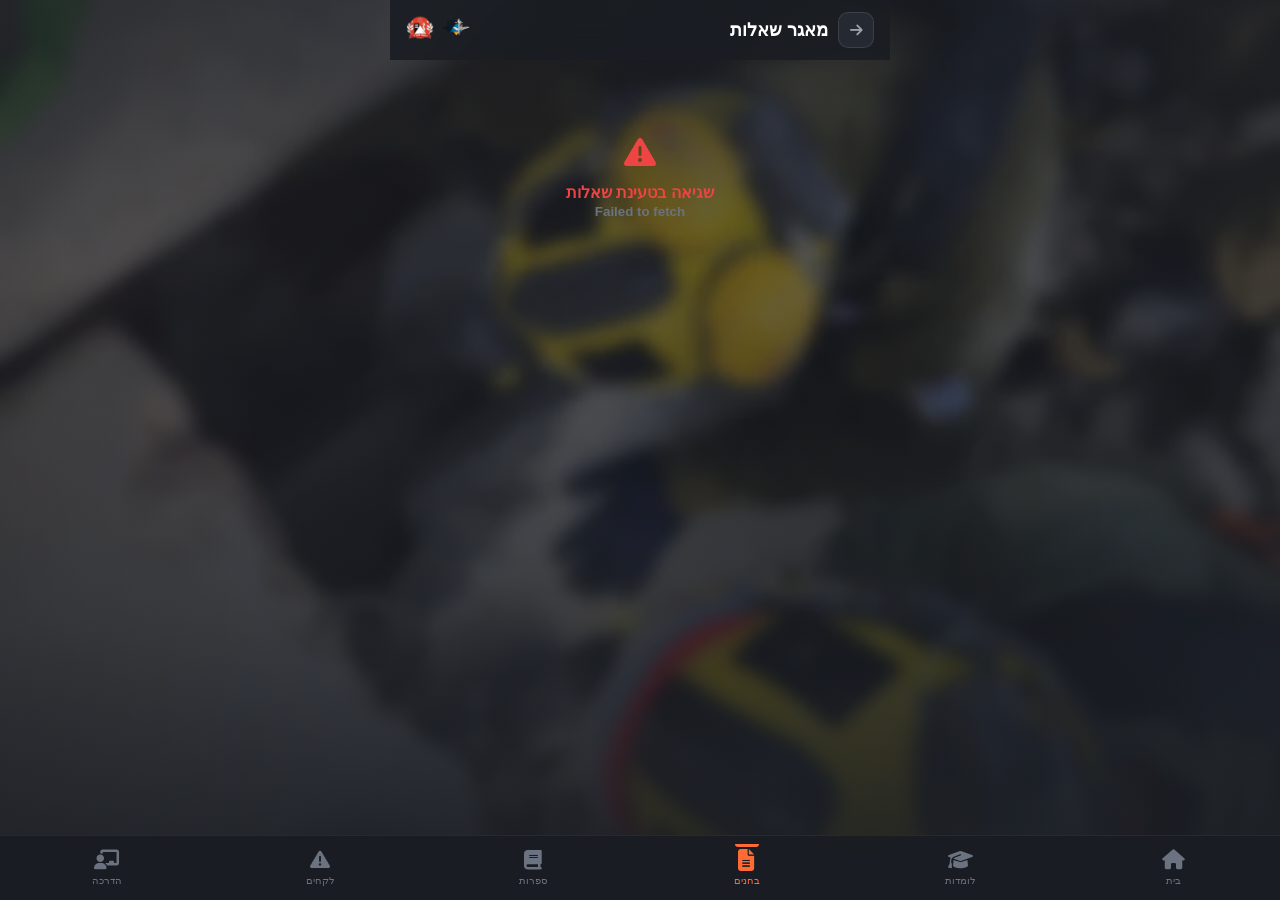
<file: practice-questions.html>
<!DOCTYPE html>
<html lang="he" dir="rtl">
<head>
    <meta charset="UTF-8">
    <meta name="viewport" content="width=device-width, initial-scale=1.0, maximum-scale=1.0, user-scalable=no">
    <meta name="apple-mobile-web-app-capable" content="yes">
    <meta name="mobile-web-app-capable" content="yes">

    <meta http-equiv="X-Frame-Options" content="DENY">
    <meta http-equiv="X-Content-Type-Options" content="nosniff">
    <meta http-equiv="Referrer-Policy" content="strict-origin-when-cross-origin">
    <meta http-equiv="Permissions-Policy" content="geolocation=(), microphone=(), camera=()">
    <meta http-equiv="Content-Security-Policy" content="default-src 'self'; script-src 'self' 'unsafe-inline' https://script.google.com https://script.googleusercontent.com; style-src 'self' 'unsafe-inline' https://fonts.googleapis.com https://cdnjs.cloudflare.com; font-src 'self' https://fonts.gstatic.com https://cdnjs.cloudflare.com; img-src 'self' data: https:; connect-src 'self' https://script.google.com https://script.googleusercontent.com; media-src 'self' data:;">

    <!-- Description & Icons -->
    <meta name="description" content="מערכת למידה רפואית - מדור רפואה, פיקוד העורף">
    <link rel="icon" type="image/png" href="Assets/logo1.PNG">
    <link rel="apple-touch-icon" href="Assets/logo1.PNG">
    <meta name="theme-color" content="#1a1d23">
    <meta name="apple-mobile-web-app-title" content="מדור רפואה">

    <title>מאגר שאלות | מדור רפואה</title>

    <link rel="preconnect" href="https://fonts.googleapis.com">
    <link rel="preconnect" href="https://fonts.gstatic.com" crossorigin>
    <link href="https://fonts.googleapis.com/css2?family=Heebo:wght@400;500;600;700;800;900&display=swap" rel="stylesheet">
    <link rel="stylesheet" href="https://cdnjs.cloudflare.com/ajax/libs/font-awesome/6.4.0/css/all.min.css" crossorigin="anonymous" referrerpolicy="no-referrer">

    <!-- Theme System -->

    <style>
        :root {
            --orange-primary: #FF6B35;
            --orange-bright: #FF8C42;
            --orange-dark: #E85A24;
            --orange-glow: rgba(255, 107, 53, 0.4);
            --charcoal: #1a1d23;
            --charcoal-light: #252931;
            --charcoal-lighter: #2f343d;
            --text-primary: #ffffff;
            --text-secondary: #9ca3af;
            --text-muted: #6b7280;
            --border-subtle: rgba(255, 255, 255, 0.06);
            --border-light: rgba(255, 255, 255, 0.1);
            --success: #10b981;
            --error: #ef4444;
            --gold: #fbbf24;
        }

        * { margin: 0; padding: 0; box-sizing: border-box; -webkit-tap-highlight-color: transparent; }

        body {
            font-family: 'Heebo', sans-serif;
            background: var(--charcoal);
            min-height: 100vh;
            direction: rtl;
            overflow-x: hidden;
            color: var(--text-primary);
        }

        .bg-image { position: fixed; inset: 0; background: url('Assets/background.webp') center center / cover no-repeat; z-index: 0; }
        .bg-overlay { position: fixed; inset: 0; background: linear-gradient(180deg, rgba(26, 29, 35, 0.75) 0%, rgba(26, 29, 35, 0.65) 30%, rgba(26, 29, 35, 0.8) 70%, rgba(26, 29, 35, 0.95) 100%), linear-gradient(135deg, rgba(255, 107, 53, 0.08) 0%, transparent 50%); z-index: 1; }
        .bg-vignette { position: fixed; inset: 0; background: radial-gradient(ellipse at center, transparent 40%, rgba(26, 29, 35, 0.6) 100%); z-index: 2; pointer-events: none; }

        .main-container { position: relative; z-index: 10; min-height: 100vh; max-width: 500px; margin: 0 auto; }

        /* Compact Header */
        .header {
            padding: 12px 16px;
            display: flex;
            align-items: center;
            justify-content: space-between;
            background: rgba(26, 29, 35, 0.9);
            backdrop-filter: blur(20px);
            -webkit-backdrop-filter: blur(20px);
            position: sticky;
            top: 0;
            z-index: 100;
        }

        .header-right { display: flex; align-items: center; gap: 10px; }

        .back-btn {
            width: 36px; height: 36px;
            background: var(--charcoal-light);
            border: 1px solid var(--border-light);
            border-radius: 10px;
            display: flex; align-items: center; justify-content: center;
            cursor: pointer;
            transition: all 0.3s ease;
            color: var(--text-secondary);
            font-size: 0.9rem;
        }

        .back-btn:active { transform: scale(0.95); background: var(--charcoal-lighter); }

        .page-title { font-size: 1.1rem; font-weight: 700; color: var(--text-primary); }

        .header-actions { display: flex; align-items: center; gap: 10px; }
        .header-logos { display: flex; align-items: center; gap: 8px; }
        .header-logos img { height: 28px; width: auto; }

        .content { padding: 16px 16px 100px; }

        /* Mode Selection Screen */
        .mode-selection {
            text-align: center;
            padding: 20px 0;
        }

        .mode-title {
            font-size: 1.5rem;
            font-weight: 800;
            margin-bottom: 8px;
            background: linear-gradient(135deg, var(--orange-primary), var(--gold));
            -webkit-background-clip: text;
            -webkit-text-fill-color: transparent;
            background-clip: text;
        }

        .mode-subtitle {
            color: var(--text-secondary);
            font-size: 0.95rem;
            margin-bottom: 24px;
        }

        .mode-cards {
            display: flex;
            flex-direction: column;
            gap: 12px;
        }

        .mode-card {
            background: var(--charcoal-light);
            border: 2px solid var(--border-light);
            border-radius: 16px;
            padding: 20px;
            cursor: pointer;
            transition: all 0.3s ease;
            display: flex;
            align-items: center;
            gap: 16px;
            text-align: right;
        }

        .mode-card:active {
            transform: scale(0.98);
            border-color: var(--orange-primary);
            background: rgba(255, 107, 53, 0.1);
        }

        .mode-card-icon {
            width: 50px;
            height: 50px;
            border-radius: 12px;
            display: flex;
            align-items: center;
            justify-content: center;
            font-size: 1.5rem;
            flex-shrink: 0;
        }

        .mode-card-icon.quick { background: linear-gradient(135deg, #10b981, #059669); }
        .mode-card-icon.standard { background: linear-gradient(135deg, var(--orange-primary), var(--orange-dark)); }
        .mode-card-icon.marathon { background: linear-gradient(135deg, #8b5cf6, #6d28d9); }

        .mode-card-content { flex: 1; }
        .mode-card-name { font-weight: 700; font-size: 1.05rem; margin-bottom: 4px; }
        .mode-card-desc { font-size: 0.85rem; color: var(--text-secondary); }

        /* Stats Bar */
        .stats-bar {
            display: flex;
            justify-content: space-between;
            align-items: center;
            background: var(--charcoal-light);
            border-radius: 14px;
            padding: 12px 16px;
            margin-bottom: 16px;
        }

        .stat-item {
            display: flex;
            align-items: center;
            gap: 6px;
        }

        .stat-icon { font-size: 1.2rem; }
        .stat-value { font-weight: 700; font-size: 1rem; }
        .stat-label { font-size: 0.75rem; color: var(--text-muted); }

        .streak-item .stat-value { color: var(--gold); }
        .streak-item.on-fire .stat-icon { animation: fireShake 0.5s ease infinite; }

        @keyframes fireShake {
            0%, 100% { transform: scale(1) rotate(0); }
            25% { transform: scale(1.1) rotate(-5deg); }
            75% { transform: scale(1.1) rotate(5deg); }
        }

        .progress-mini {
            flex: 1;
            margin: 0 16px;
            max-width: 120px;
        }

        .progress-mini-bar {
            height: 6px;
            background: var(--charcoal-lighter);
            border-radius: 10px;
            overflow: hidden;
        }

        .progress-mini-fill {
            height: 100%;
            background: linear-gradient(90deg, var(--orange-primary), var(--gold));
            border-radius: 10px;
            transition: width 0.4s ease;
        }

        .progress-mini-text {
            font-size: 0.7rem;
            color: var(--text-muted);
            text-align: center;
            margin-top: 4px;
        }

        /* Question Card - Flashcard Style */
        .card-wrapper {
            perspective: 1000px;
        }

        .question-card {
            background: var(--charcoal-light);
            border: 1px solid var(--border-subtle);
            border-radius: 20px;
            padding: 20px;
            margin-bottom: 16px;
            position: relative;
            overflow: hidden;
        }

        .question-card.entering {
            animation: cardSlideIn 0.4s ease-out;
        }

        .question-card.exiting {
            animation: cardSlideOut 0.3s ease-in forwards;
        }

        @keyframes cardSlideIn {
            from { opacity: 0; transform: translateX(-30px) scale(0.95); }
            to { opacity: 1; transform: translateX(0) scale(1); }
        }

        @keyframes cardSlideOut {
            from { opacity: 1; transform: translateX(0) scale(1); }
            to { opacity: 0; transform: translateX(30px) scale(0.95); }
        }

        .question-badge {
            display: inline-flex;
            align-items: center;
            gap: 6px;
            background: rgba(255, 107, 53, 0.15);
            color: var(--orange-primary);
            padding: 6px 12px;
            border-radius: 20px;
            font-size: 0.8rem;
            font-weight: 600;
            margin-bottom: 16px;
        }

        .question-text {
            font-size: 1.15rem;
            font-weight: 600;
            color: var(--text-primary);
            line-height: 1.6;
            margin-bottom: 20px;
        }

        /* Answer Options - Touch Friendly */
        .answers-list { display: flex; flex-direction: column; gap: 10px; }

        .answer-option {
            background: var(--charcoal-lighter);
            border: 2px solid var(--border-light);
            border-radius: 14px;
            padding: 14px 16px;
            font-size: 0.95rem;
            font-weight: 500;
            color: var(--text-primary);
            cursor: pointer;
            transition: all 0.25s ease;
            text-align: right;
            position: relative;
            display: flex;
            align-items: center;
            gap: 12px;
            min-height: 52px;
            font-family: 'Heebo', sans-serif;
        }

        .answer-letter {
            width: 28px;
            height: 28px;
            border-radius: 8px;
            background: rgba(255, 255, 255, 0.1);
            display: flex;
            align-items: center;
            justify-content: center;
            font-weight: 700;
            font-size: 0.85rem;
            flex-shrink: 0;
            transition: all 0.25s ease;
        }

        .answer-text { flex: 1; }

        .answer-option:active:not(.disabled) {
            transform: scale(0.98);
            border-color: var(--orange-primary);
        }

        .answer-option.selected {
            border-color: var(--orange-primary);
            background: rgba(255, 107, 53, 0.15);
        }

        .answer-option.selected .answer-letter {
            background: var(--orange-primary);
            color: white;
        }

        .answer-option.correct {
            border-color: var(--success);
            background: rgba(16, 185, 129, 0.15);
            animation: correctPop 0.4s ease;
        }

        .answer-option.correct .answer-letter {
            background: var(--success);
            color: white;
        }

        .answer-option.wrong {
            border-color: var(--error);
            background: rgba(239, 68, 68, 0.15);
            animation: wrongShake 0.4s ease;
        }

        .answer-option.wrong .answer-letter {
            background: var(--error);
            color: white;
        }

        .answer-option.disabled {
            opacity: 0.6;
            pointer-events: none;
        }

        .answer-option.correct-reveal {
            border-color: var(--success);
            background: rgba(16, 185, 129, 0.1);
        }

        .answer-option.correct-reveal .answer-letter {
            background: var(--success);
            color: white;
        }

        @keyframes correctPop {
            0% { transform: scale(1); }
            50% { transform: scale(1.02); }
            100% { transform: scale(1); }
        }

        @keyframes wrongShake {
            0%, 100% { transform: translateX(0); }
            25% { transform: translateX(-8px); }
            75% { transform: translateX(8px); }
        }

        /* Feedback Bubble */
        .feedback-bubble {
            margin-top: 16px;
            padding: 16px;
            border-radius: 14px;
            display: none;
            animation: bubblePop 0.4s ease;
        }

        .feedback-bubble.show { display: block; }

        @keyframes bubblePop {
            0% { opacity: 0; transform: scale(0.9); }
            50% { transform: scale(1.02); }
            100% { opacity: 1; transform: scale(1); }
        }

        .feedback-bubble.correct {
            background: linear-gradient(135deg, rgba(16, 185, 129, 0.2), rgba(16, 185, 129, 0.1));
            border: 1px solid var(--success);
        }

        .feedback-bubble.wrong {
            background: linear-gradient(135deg, rgba(239, 68, 68, 0.2), rgba(239, 68, 68, 0.1));
            border: 1px solid var(--error);
        }

        .feedback-header {
            display: flex;
            align-items: center;
            gap: 10px;
            margin-bottom: 10px;
        }

        .feedback-emoji { font-size: 1.5rem; }

        .feedback-title {
            font-size: 1.1rem;
            font-weight: 700;
            color: var(--text-primary);
        }

        .feedback-tip {
            font-size: 0.9rem;
            line-height: 1.6;
            color: var(--text-secondary);
            background: rgba(0, 0, 0, 0.2);
            padding: 12px;
            border-radius: 10px;
        }

        /* Action Buttons */
        .action-row {
            display: flex;
            gap: 10px;
            margin-top: 16px;
        }

        .skip-btn {
            flex: 1;
            padding: 14px;
            background: var(--charcoal-lighter);
            color: var(--text-secondary);
            border: 1px solid var(--border-light);
            border-radius: 12px;
            font-size: 0.95rem;
            font-weight: 600;
            cursor: pointer;
            transition: all 0.3s ease;
            font-family: 'Heebo', sans-serif;
            display: flex;
            align-items: center;
            justify-content: center;
            gap: 6px;
        }

        .skip-btn:active { transform: scale(0.98); background: var(--charcoal-light); }

        .next-btn {
            flex: 2;
            padding: 14px;
            background: linear-gradient(135deg, var(--orange-primary), var(--orange-dark));
            color: white;
            border: none;
            border-radius: 12px;
            font-size: 1rem;
            font-weight: 700;
            cursor: pointer;
            transition: all 0.3s ease;
            font-family: 'Heebo', sans-serif;
            display: none;
            align-items: center;
            justify-content: center;
            gap: 8px;
        }

        .next-btn.show {
            display: flex;
            animation: slideUp 0.3s ease;
        }

        .next-btn:active { transform: scale(0.98); }

        /* Loading & Complete */
        .loading-screen {
            text-align: center;
            padding: 60px 20px;
        }

        .spinner {
            width: 50px; height: 50px;
            border: 4px solid var(--charcoal-lighter);
            border-top: 4px solid var(--orange-primary);
            border-radius: 50%;
            animation: spin 1s linear infinite;
            margin: 0 auto 20px;
        }

        .loading-text { font-size: 1rem; color: var(--text-secondary); }

        /* Complete Screen - Celebration */
        .complete-screen {
            text-align: center;
            padding: 30px 20px;
        }

        .complete-emoji {
            font-size: 4rem;
            margin-bottom: 16px;
            animation: bounceIn 0.6s ease;
        }

        @keyframes bounceIn {
            0% { transform: scale(0); }
            50% { transform: scale(1.2); }
            100% { transform: scale(1); }
        }

        .complete-title {
            font-size: 1.8rem;
            font-weight: 800;
            margin-bottom: 8px;
            background: linear-gradient(135deg, var(--orange-primary), var(--gold));
            -webkit-background-clip: text;
            -webkit-text-fill-color: transparent;
            background-clip: text;
        }

        .complete-subtitle {
            color: var(--text-secondary);
            font-size: 1rem;
            margin-bottom: 24px;
        }

        .result-cards {
            display: grid;
            grid-template-columns: repeat(3, 1fr);
            gap: 10px;
            margin-bottom: 24px;
        }

        .result-card {
            background: var(--charcoal-light);
            border-radius: 14px;
            padding: 16px 12px;
            border: 1px solid var(--border-subtle);
        }

        .result-card-icon { font-size: 1.5rem; margin-bottom: 6px; }
        .result-card-value { font-size: 1.4rem; font-weight: 800; color: var(--text-primary); }
        .result-card-label { font-size: 0.75rem; color: var(--text-muted); margin-top: 2px; }

        .result-card.score .result-card-value { color: var(--orange-primary); }
        .result-card.streak .result-card-value { color: var(--gold); }
        .result-card.correct .result-card-value { color: var(--success); }

        .complete-message {
            background: var(--charcoal-light);
            border-radius: 14px;
            padding: 16px;
            margin-bottom: 24px;
            border: 1px solid var(--border-subtle);
        }

        .message-text {
            font-size: 1rem;
            line-height: 1.6;
            color: var(--text-secondary);
        }

        .action-buttons {
            display: flex;
            flex-direction: column;
            gap: 10px;
        }

        .restart-btn, .home-btn {
            padding: 14px 24px;
            border: none;
            border-radius: 14px;
            font-size: 1rem;
            font-weight: 600;
            cursor: pointer;
            transition: all 0.3s ease;
            font-family: 'Heebo', sans-serif;
            display: flex;
            align-items: center;
            justify-content: center;
            gap: 8px;
        }

        .restart-btn {
            background: linear-gradient(135deg, var(--orange-primary), var(--orange-dark));
            color: white;
        }

        .restart-btn:active { transform: scale(0.98); }

        .home-btn {
            background: var(--charcoal-lighter);
            color: var(--text-secondary);
            border: 1px solid var(--border-light);
        }

        .home-btn:active { transform: scale(0.98); }

        /* Confetti */
        .confetti-container {
            position: fixed;
            top: 0;
            left: 0;
            width: 100%;
            height: 100%;
            pointer-events: none;
            z-index: 1000;
            overflow: hidden;
        }

        .confetti {
            position: absolute;
            width: 10px;
            height: 10px;
            animation: confettiFall 3s ease-in-out forwards;
        }

        @keyframes confettiFall {
            0% { transform: translateY(-100px) rotate(0deg); opacity: 1; }
            100% { transform: translateY(100vh) rotate(720deg); opacity: 0; }
        }

        @keyframes spin { 0% { transform: rotate(0deg); } 100% { transform: rotate(360deg); } }
        @keyframes slideUp { from { opacity: 0; transform: translateY(10px); } to { opacity: 1; transform: translateY(0); } }

        /* Bottom Navigation */
        .bottom-nav {
            position: fixed;
            bottom: 0;
            left: 0;
            right: 0;
            background: rgba(26, 29, 35, 0.95);
            backdrop-filter: blur(20px);
            -webkit-backdrop-filter: blur(20px);
            border-top: 1px solid var(--border-subtle);
            display: flex;
            justify-content: space-around;
            align-items: center;
            padding: 8px 0;
            padding-bottom: calc(8px + env(safe-area-inset-bottom));
            z-index: 1000;
        }

        .bottom-nav-item {
            display: flex;
            flex-direction: column;
            align-items: center;
            gap: 4px;
            padding: 6px 8px;
            color: var(--text-muted);
            text-decoration: none;
            font-size: 0.65rem;
            font-weight: 500;
            transition: all 0.3s ease;
            position: relative;
            min-width: 52px;
        }

        .bottom-nav-item i { font-size: 1.25rem; transition: all 0.3s ease; }
        .bottom-nav-item.active { color: var(--orange-primary); }
        .bottom-nav-item.active i { transform: scale(1.1); }
        .bottom-nav-item.active::before {
            content: '';
            position: absolute;
            top: 0;
            left: 50%;
            transform: translateX(-50%);
            width: 24px;
            height: 3px;
            background: var(--orange-primary);
            border-radius: 0 0 3px 3px;
        }
        .bottom-nav-item:not(.active):active { color: var(--orange-primary); transform: scale(0.95); }
        .bottom-nav-item.active.instructor-tab { color: #818cf8; }
        .bottom-nav-item.active.instructor-tab::before { background: #818cf8; }

        /* Mobile optimizations */
        @media (max-width: 400px) {
            .header { padding: 10px 12px; }
            .page-title { font-size: 1rem; }
            .header-logos img { height: 24px; }
            .content { padding: 12px 12px 90px; }
            .mode-card { padding: 16px; gap: 12px; }
            .mode-card-icon { width: 44px; height: 44px; font-size: 1.3rem; }
            .stats-bar { padding: 10px 12px; }
            .question-card { padding: 16px; border-radius: 16px; }
            .question-text { font-size: 1.05rem; }
            .answer-option { padding: 12px 14px; min-height: 48px; }
            .answer-letter { width: 26px; height: 26px; font-size: 0.8rem; }
            .result-cards { gap: 8px; }
            .result-card { padding: 12px 10px; }
            .result-card-value { font-size: 1.2rem; }
        }
    </style>
</head>
<body>
    <div class="bg-image"></div>
    <div class="bg-overlay"></div>
    <div class="bg-vignette"></div>

    <div class="main-container">
        <header class="header">
            <div class="header-right">
                <button class="back-btn" onclick="goHome()">
                    <i class="fas fa-arrow-right"></i>
                </button>
                <h1 class="page-title">מאגר שאלות</h1>
            </div>
            <div class="header-actions">
                <div class="header-logos">
                    <picture><source srcset="Assets/logo1.webp" type="image/webp"><img src="Assets/logo1_small.PNG" alt="Logo 1"></picture>
                    <picture><source srcset="Assets/logo2.webp" type="image/webp"><img src="Assets/logo2_small.PNG" alt="Logo 2"></picture>
                </div>
            </div>
        </header>

        <div class="content">
            <!-- Loading -->
            <div class="loading-screen" id="loading">
                <div class="spinner"></div>
                <div class="loading-text">טוען שאלות...</div>
            </div>

            <!-- Mode Selection -->
            <div class="mode-selection" id="modeSelection" style="display: none;">
                <div class="mode-title">בחר מצב תרגול</div>
                <div class="mode-subtitle">כמה שאלות תרצה לתרגל?</div>
                <div class="mode-cards">
                    <div class="mode-card" onclick="startPractice(5)">
                        <div class="mode-card-icon quick">⚡</div>
                        <div class="mode-card-content">
                            <div class="mode-card-name">תרגול מהיר</div>
                            <div class="mode-card-desc">5 שאלות - מושלם להפסקה קצרה</div>
                        </div>
                    </div>
                    <div class="mode-card" onclick="startPractice(10)">
                        <div class="mode-card-icon standard">🎯</div>
                        <div class="mode-card-content">
                            <div class="mode-card-name">תרגול רגיל</div>
                            <div class="mode-card-desc">10 שאלות - אימון מאוזן</div>
                        </div>
                    </div>
                    <div class="mode-card" onclick="startPractice(0)">
                        <div class="mode-card-icon marathon">🏆</div>
                        <div class="mode-card-content">
                            <div class="mode-card-name">מרתון</div>
                            <div class="mode-card-desc">כל השאלות - לאימון מעמיק</div>
                        </div>
                    </div>
                </div>
            </div>

            <!-- Practice Container -->
            <div id="practiceContainer" style="display: none;">
                <!-- Stats Bar -->
                <div class="stats-bar">
                    <div class="stat-item streak-item" id="streakItem">
                        <span class="stat-icon">🔥</span>
                        <span class="stat-value" id="streakValue">0</span>
                    </div>
                    <div class="progress-mini">
                        <div class="progress-mini-bar">
                            <div class="progress-mini-fill" id="progressFill" style="width: 0%"></div>
                        </div>
                        <div class="progress-mini-text" id="progressText">0 / 0</div>
                    </div>
                    <div class="stat-item">
                        <span class="stat-icon">✅</span>
                        <span class="stat-value" id="correctValue">0</span>
                    </div>
                </div>

                <!-- Question Card -->
                <div class="card-wrapper">
                    <div class="question-card" id="questionCard">
                        <div class="question-badge" id="questionBadge">
                            <i class="fas fa-question-circle"></i>
                            <span id="questionNumber">שאלה 1</span>
                        </div>
                        <div class="question-text" id="questionText"></div>

                        <div class="answers-list" id="answersList"></div>

                        <div class="feedback-bubble" id="feedback">
                            <div class="feedback-header">
                                <span class="feedback-emoji" id="feedbackEmoji"></span>
                                <span class="feedback-title" id="feedbackTitle"></span>
                            </div>
                            <div class="feedback-tip" id="feedbackTip"></div>
                        </div>

                        <div class="action-row">
                            <button class="skip-btn" id="skipBtn" onclick="skipQuestion()">
                                <i class="fas fa-forward"></i>
                                דלג
                            </button>
                            <button class="next-btn" id="nextBtn" onclick="nextQuestion()">
                                המשך
                                <i class="fas fa-arrow-left"></i>
                            </button>
                        </div>
                    </div>
                </div>
            </div>

            <!-- Complete Screen -->
            <div class="complete-screen" id="completeScreen" style="display: none;">
                <div class="complete-emoji" id="completeEmoji">🎉</div>
                <div class="complete-title" id="completeTitle">כל הכבוד!</div>
                <div class="complete-subtitle" id="completeSubtitle">סיימת את התרגול</div>

                <div class="result-cards">
                    <div class="result-card score">
                        <div class="result-card-icon">📊</div>
                        <div class="result-card-value" id="scoreValue">0%</div>
                        <div class="result-card-label">ציון</div>
                    </div>
                    <div class="result-card streak">
                        <div class="result-card-icon">🔥</div>
                        <div class="result-card-value" id="maxStreakValue">0</div>
                        <div class="result-card-label">רצף מקסימלי</div>
                    </div>
                    <div class="result-card correct">
                        <div class="result-card-icon">✅</div>
                        <div class="result-card-value" id="correctTotal">0/0</div>
                        <div class="result-card-label">תשובות נכונות</div>
                    </div>
                </div>

                <div class="complete-message">
                    <div class="message-text" id="completeMessage">המשך לתרגל כדי להשתפר!</div>
                </div>

                <div class="action-buttons">
                    <button class="restart-btn" onclick="restartQuiz()">
                        <i class="fas fa-redo"></i>
                        תרגול חדש
                    </button>
                    <button class="home-btn" onclick="goHome()">
                        <i class="fas fa-home"></i>
                        חזרה לתפריט
                    </button>
                </div>
            </div>
        </div>

        <!-- Confetti Container -->
        <div class="confetti-container" id="confettiContainer"></div>
    </div>

    <script>
        const QUESTIONS_URL = 'https://script.google.com/macros/s/AKfycbwEVk6OnEEpZqbNYbP_fbzVQcQgSkBeHCvY6-piO0QLkP6q4jaorsROOdq82m8915NF/exec';

        let allQuestions = [];
        let questions = [];
        let currentQuestionIndex = 0;
        let correctCount = 0;
        let streak = 0;
        let maxStreak = 0;
        let answered = false;
        let practiceMode = 10;
        let skippedCount = 0;

        const answerLetters = ['א', 'ב', 'ג', 'ד'];

        const encouragements = [
            'מעולה! אתה על גל! 🌊',
            'וואו! ממש מרשים! 💪',
            'אלוף! המשך כך! 🏆',
            'נכון מאוד! 🎯',
            'יפה מאוד! ✨',
            'מצוין! 👏'
        ];

        const wrongEncouragements = [
            'לא נורא, למד מזה! 📚',
            'טעויות זה חלק מהתהליך 💡',
            'בפעם הבאה תצליח! 💪',
            'המשך לנסות! 🎯'
        ];

        const completeMessages = {
            perfect: 'מושלם! אתה מוכן למבחן! 🏆',
            great: 'עבודה מצוינת! כמעט שם! 🌟',
            good: 'יפה מאוד! המשך לתרגל! 💪',
            okay: 'התחלה טובה! תרגול נוסף יעזור 📚',
            needsWork: 'אל תוותר! תרגול עושה מושלם! 🎯'
        };

        async function loadQuestions() {
            try {
                const response = await fetch(QUESTIONS_URL);
                const data = await response.json();

                if (!data.success) {
                    throw new Error(data.error || 'Error loading questions');
                }

                allQuestions = data.questions.filter(q =>
                    q.question && q.answer1 && q.answer2 && q.answer3 && q.answer4 && q.correct
                );

                if (allQuestions.length === 0) {
                    throw new Error('No questions found');
                }

                showModeSelection();

            } catch (error) {
                console.error('Error:', error);
                const loadingEl = document.getElementById('loading');
                loadingEl.textContent = '';

                const errorDiv = document.createElement('div');
                errorDiv.style.cssText = 'color: var(--error); font-weight: 600;';

                const icon = document.createElement('i');
                icon.className = 'fas fa-exclamation-triangle';
                icon.style.cssText = 'font-size: 2rem; margin-bottom: 15px; display: block;';

                const msg = document.createElement('div');
                msg.textContent = 'שגיאה בטעינת שאלות';

                const small = document.createElement('small');
                small.style.color = 'var(--text-muted)';
                small.textContent = error.message;

                errorDiv.appendChild(icon);
                errorDiv.appendChild(msg);
                errorDiv.appendChild(small);
                loadingEl.appendChild(errorDiv);
            }
        }

        function shuffleArray(array) {
            const arr = [...array];
            for (let i = arr.length - 1; i > 0; i--) {
                const j = Math.floor(Math.random() * (i + 1));
                [arr[i], arr[j]] = [arr[j], arr[i]];
            }
            return arr;
        }

        function showModeSelection() {
            document.getElementById('loading').style.display = 'none';
            document.getElementById('modeSelection').style.display = 'block';
        }

        function startPractice(count) {
            practiceMode = count;
            questions = shuffleArray([...allQuestions]);

            if (count > 0 && count < questions.length) {
                questions = questions.slice(0, count);
            }

            currentQuestionIndex = 0;
            correctCount = 0;
            streak = 0;
            maxStreak = 0;
            skippedCount = 0;

            document.getElementById('modeSelection').style.display = 'none';
            document.getElementById('practiceContainer').style.display = 'block';

            updateStats();
            showQuestion();
        }

        function updateStats() {
            document.getElementById('streakValue').textContent = streak;
            document.getElementById('correctValue').textContent = correctCount;

            const progress = ((currentQuestionIndex) / questions.length) * 100;
            document.getElementById('progressFill').style.width = progress + '%';
            document.getElementById('progressText').textContent = `${currentQuestionIndex} / ${questions.length}`;

            const streakItem = document.getElementById('streakItem');
            if (streak >= 3) {
                streakItem.classList.add('on-fire');
            } else {
                streakItem.classList.remove('on-fire');
            }
        }

        function showQuestion() {
            answered = false;

            const card = document.getElementById('questionCard');
            card.classList.remove('exiting');
            card.classList.add('entering');
            setTimeout(() => card.classList.remove('entering'), 400);

            const question = questions[currentQuestionIndex];

            document.getElementById('questionNumber').textContent = `שאלה ${currentQuestionIndex + 1}`;
            document.getElementById('questionText').textContent = question.question;

            const answersList = document.getElementById('answersList');
            answersList.textContent = '';

            const answers = [
                { text: question.answer1, num: 1 },
                { text: question.answer2, num: 2 },
                { text: question.answer3, num: 3 },
                { text: question.answer4, num: 4 }
            ];

            answers.forEach((answer, index) => {
                const btn = document.createElement('button');
                btn.className = 'answer-option';

                const letter = document.createElement('span');
                letter.className = 'answer-letter';
                letter.textContent = answerLetters[index];

                const text = document.createElement('span');
                text.className = 'answer-text';
                text.textContent = answer.text;

                btn.appendChild(letter);
                btn.appendChild(text);
                btn.onclick = () => selectAnswer(answer.num, btn);
                answersList.appendChild(btn);
            });

            document.getElementById('feedback').classList.remove('show', 'correct', 'wrong');
            document.getElementById('nextBtn').classList.remove('show');
            document.getElementById('skipBtn').style.display = 'flex';

            updateStats();
        }

        function selectAnswer(selectedNum, selectedBtn) {
            if (answered) return;
            answered = true;

            const question = questions[currentQuestionIndex];
            const correct = parseInt(question.correct);
            const isCorrect = selectedNum === correct;

            const buttons = document.querySelectorAll('.answer-option');
            buttons.forEach((btn, index) => {
                btn.classList.add('disabled');
                if (index + 1 === correct) {
                    if (isCorrect) {
                        btn.classList.add('correct');
                    } else {
                        btn.classList.add('correct-reveal');
                    }
                }
            });

            if (!isCorrect) {
                selectedBtn.classList.add('wrong');
            }

            const feedback = document.getElementById('feedback');
            const feedbackEmoji = document.getElementById('feedbackEmoji');
            const feedbackTitle = document.getElementById('feedbackTitle');
            const feedbackTip = document.getElementById('feedbackTip');

            feedback.classList.remove('correct', 'wrong');
            feedback.classList.add(isCorrect ? 'correct' : 'wrong');
            feedback.classList.add('show');

            const tipValue = question.TIP || question['TIP '] || question.tip || question.Tip || question.טיפ || '';
            const tipText = tipValue.toString().trim();

            if (isCorrect) {
                correctCount++;
                streak++;
                if (streak > maxStreak) maxStreak = streak;

                feedbackEmoji.textContent = streak >= 3 ? '🔥' : '✅';
                feedbackTitle.textContent = streak >= 3
                    ? `רצף של ${streak}! ` + encouragements[Math.floor(Math.random() * encouragements.length)]
                    : encouragements[Math.floor(Math.random() * encouragements.length)];
                feedbackTip.textContent = tipText !== '' ? tipText : 'תשובה נכונה! המשך כך!';

                if (streak >= 5) {
                    createConfetti();
                }
            } else {
                streak = 0;
                feedbackEmoji.textContent = '💡';
                feedbackTitle.textContent = wrongEncouragements[Math.floor(Math.random() * wrongEncouragements.length)];
                feedbackTip.textContent = tipText !== '' ? tipText : 'התשובה הנכונה מסומנת בירוק. שווה לזכור לפעם הבאה!';
            }

            document.getElementById('skipBtn').style.display = 'none';
            document.getElementById('nextBtn').classList.add('show');
            updateStats();
        }

        function skipQuestion() {
            if (answered) return;
            skippedCount++;
            streak = 0;
            nextQuestion();
        }

        function nextQuestion() {
            const card = document.getElementById('questionCard');
            card.classList.add('exiting');

            setTimeout(() => {
                currentQuestionIndex++;
                if (currentQuestionIndex >= questions.length) {
                    showComplete();
                } else {
                    showQuestion();
                }
            }, 300);
        }

        function showComplete() {
            document.getElementById('practiceContainer').style.display = 'none';
            document.getElementById('completeScreen').style.display = 'block';

            const answered = questions.length - skippedCount;
            const percentage = answered > 0 ? Math.round((correctCount / answered) * 100) : 0;

            document.getElementById('scoreValue').textContent = percentage + '%';
            document.getElementById('maxStreakValue').textContent = maxStreak;
            document.getElementById('correctTotal').textContent = `${correctCount}/${answered}`;

            let emoji, title, message;
            if (percentage === 100) {
                emoji = '🏆';
                title = 'מושלם!';
                message = completeMessages.perfect;
            } else if (percentage >= 80) {
                emoji = '🌟';
                title = 'מעולה!';
                message = completeMessages.great;
            } else if (percentage >= 60) {
                emoji = '💪';
                title = 'יפה מאוד!';
                message = completeMessages.good;
            } else if (percentage >= 40) {
                emoji = '📚';
                title = 'טוב!';
                message = completeMessages.okay;
            } else {
                emoji = '🎯';
                title = 'המשך לתרגל!';
                message = completeMessages.needsWork;
            }

            document.getElementById('completeEmoji').textContent = emoji;
            document.getElementById('completeTitle').textContent = title;
            document.getElementById('completeMessage').textContent = message;

            if (percentage >= 80) {
                setTimeout(createConfetti, 300);
            }
        }

        function createConfetti() {
            const container = document.getElementById('confettiContainer');
            const colors = ['#FF6B35', '#fbbf24', '#10b981', '#8b5cf6', '#ef4444', '#3b82f6'];

            for (let i = 0; i < 50; i++) {
                setTimeout(() => {
                    const confetti = document.createElement('div');
                    confetti.className = 'confetti';
                    confetti.style.left = Math.random() * 100 + '%';
                    confetti.style.background = colors[Math.floor(Math.random() * colors.length)];
                    confetti.style.animationDelay = Math.random() * 0.5 + 's';
                    confetti.style.borderRadius = Math.random() > 0.5 ? '50%' : '0';
                    container.appendChild(confetti);

                    setTimeout(() => confetti.remove(), 3000);
                }, i * 30);
            }
        }

        function restartQuiz() {
            document.getElementById('completeScreen').style.display = 'none';
            document.getElementById('modeSelection').style.display = 'block';
        }

        function goHome() {
            window.location.href = 'exams.html';
        }

        window.addEventListener('load', loadQuestions);
    </script>

    <!-- Bottom Navigation -->
    <nav class="bottom-nav">
        <a href="index.html" class="bottom-nav-item">
            <i class="fas fa-home"></i>
            <span>בית</span>
        </a>
        <a href="lomdot2-page.html" class="bottom-nav-item">
            <i class="fas fa-graduation-cap"></i>
            <span>לומדות</span>
        </a>
        <a href="exams.html" class="bottom-nav-item active">
            <i class="fas fa-file-alt"></i>
            <span>בחנים</span>
        </a>
        <a href="safrot-page.html" class="bottom-nav-item">
            <i class="fas fa-book"></i>
            <span>ספרות</span>
        </a>
        <a href="lessons-learned.html" class="bottom-nav-item">
            <i class="fas fa-exclamation-triangle"></i>
            <span>לקחים</span>
        </a>
        <a href="hadracha-page.html" class="bottom-nav-item instructor-tab">
            <i class="fas fa-chalkboard-teacher"></i>
            <span>הדרכה</span>
        </a>
    </nav>
</body>
</html>
</file>
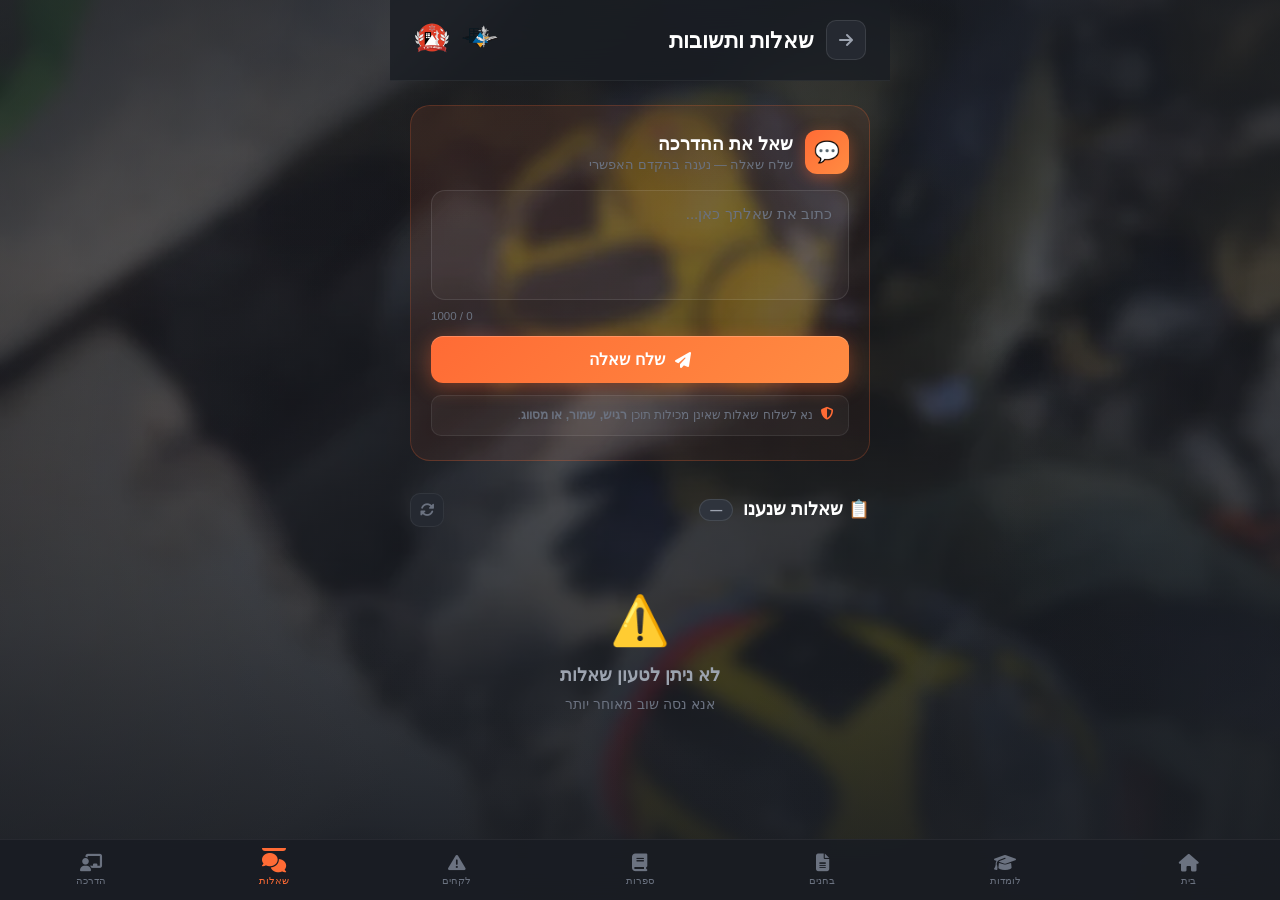
<file: qa.html>
<!DOCTYPE html>
<html lang="he" dir="rtl">

<head>
    <meta charset="UTF-8">
    <meta name="viewport" content="width=device-width, initial-scale=1.0, maximum-scale=1.0, user-scalable=no">
    <meta name="apple-mobile-web-app-capable" content="yes">
    <meta name="mobile-web-app-capable" content="yes">

    <meta http-equiv="X-Frame-Options" content="DENY">
    <meta http-equiv="X-Content-Type-Options" content="nosniff">
    <meta http-equiv="Referrer-Policy" content="strict-origin-when-cross-origin">
    <meta http-equiv="Permissions-Policy" content="geolocation=(), microphone=(), camera=()">
    <meta http-equiv="Content-Security-Policy"
        content="default-src 'self'; script-src 'self' 'unsafe-inline' https://script.google.com https://script.googleusercontent.com; style-src 'self' 'unsafe-inline' https://fonts.googleapis.com https://cdnjs.cloudflare.com; font-src 'self' https://fonts.gstatic.com https://cdnjs.cloudflare.com; img-src 'self' data: https:; connect-src 'self' https://script.google.com https://script.googleusercontent.com;">

    <meta name="description" content="פורום שאלות ותשובות — מדור רפואה, פיקוד העורף">
    <link rel="icon" type="image/png" href="Assets/logo1.PNG">
    <link rel="apple-touch-icon" href="Assets/logo1.PNG">
    <meta name="theme-color" content="#1a1d23">
    <meta name="apple-mobile-web-app-title" content="מדור רפואה">

    <title>שאלות ותשובות | מדור רפואה</title>

    <link rel="preconnect" href="https://fonts.googleapis.com">
    <link rel="preconnect" href="https://fonts.gstatic.com" crossorigin>
    <link href="https://fonts.googleapis.com/css2?family=Heebo:wght@400;500;600;700;800;900&display=swap"
        rel="stylesheet">
    <link rel="stylesheet" href="https://cdnjs.cloudflare.com/ajax/libs/font-awesome/6.4.0/css/all.min.css"
        crossorigin="anonymous" referrerpolicy="no-referrer">

    <style>
        :root {
            --orange-primary: #FF6B35;
            --orange-bright: #FF8C42;
            --orange-dark: #E85A24;
            --orange-glow: rgba(255, 107, 53, 0.4);
            --teal-primary: var(--orange-primary);
            --teal-bright: var(--orange-bright);
            --teal-glow: var(--orange-glow);
            --charcoal: #1a1d23;
            --charcoal-light: #252931;
            --charcoal-lighter: #2f343d;
            --text-primary: #ffffff;
            --text-secondary: #9ca3af;
            --text-muted: #6b7280;
            --success: #22c55e;
            --border-subtle: rgba(255, 255, 255, 0.06);
            --border-light: rgba(255, 255, 255, 0.1);
        }

        * {
            margin: 0;
            padding: 0;
            box-sizing: border-box;
            -webkit-tap-highlight-color: transparent;
        }

        body {
            font-family: 'Heebo', sans-serif;
            background: var(--charcoal);
            min-height: 100vh;
            direction: rtl;
            overflow-x: hidden;
            color: var(--text-primary);
        }

        .bg-image {
            position: fixed;
            inset: 0;
            background: url('Assets/background.webp') center center / cover no-repeat;
            z-index: 0;
        }

        .bg-overlay {
            position: fixed;
            inset: 0;
            background:
                linear-gradient(180deg, rgba(26, 29, 35, 0.75) 0%, rgba(26, 29, 35, 0.65) 30%, rgba(26, 29, 35, 0.8) 70%, rgba(26, 29, 35, 0.95) 100%),
                linear-gradient(135deg, rgba(255, 107, 53, 0.06) 0%, transparent 50%);
            z-index: 1;
        }

        .bg-vignette {
            position: fixed;
            inset: 0;
            background: radial-gradient(ellipse at center, transparent 40%, rgba(26, 29, 35, 0.6) 100%);
            z-index: 2;
            pointer-events: none;
        }

        .main-container {
            position: relative;
            z-index: 10;
            min-height: 100vh;
            max-width: 500px;
            margin: 0 auto;
            padding-bottom: 90px;
        }

        /* ===== HEADER ===== */
        .header {
            padding: 20px 24px;
            display: flex;
            align-items: center;
            justify-content: space-between;
            border-bottom: 1px solid var(--border-subtle);
            background: rgba(26, 29, 35, 0.8);
            backdrop-filter: blur(20px);
            -webkit-backdrop-filter: blur(20px);
            position: sticky;
            top: 0;
            z-index: 100;
        }

        .header-right {
            display: flex;
            align-items: center;
            gap: 12px;
        }

        .back-btn {
            width: 40px;
            height: 40px;
            background: var(--charcoal-light);
            border: 1px solid var(--border-light);
            border-radius: 10px;
            display: flex;
            align-items: center;
            justify-content: center;
            cursor: pointer;
            transition: all 0.3s ease;
            color: var(--text-secondary);
            font-size: 1rem;
        }

        .back-btn:hover {
            background: var(--charcoal-lighter);
            border-color: var(--teal-primary);
            color: var(--teal-primary);
        }

        .page-title {
            font-size: 1.4rem;
            font-weight: 700;
            color: var(--text-primary);
        }

        .header-logos {
            display: flex;
            align-items: center;
            gap: 12px;
        }

        .header-logos img {
            height: 36px;
            width: auto;
        }

        /* ===== CONTENT ===== */
        .content {
            padding: 24px 20px 40px;
        }

        /* ===== SUBMIT FORM SECTION ===== */
        .submit-section {
            background: linear-gradient(135deg, rgba(255, 107, 53, 0.10), rgba(255, 107, 53, 0.04));
            border: 1px solid rgba(255, 107, 53, 0.22);
            border-radius: 20px;
            padding: 24px 20px;
            margin-bottom: 32px;
            animation: fadeSlideDown 0.5s ease-out;
        }

        .submit-section-header {
            display: flex;
            align-items: center;
            gap: 12px;
            margin-bottom: 16px;
        }

        .submit-icon {
            width: 44px;
            height: 44px;
            background: linear-gradient(135deg, var(--teal-primary), var(--teal-bright));
            border-radius: 12px;
            display: flex;
            align-items: center;
            justify-content: center;
            font-size: 1.3rem;
            flex-shrink: 0;
            box-shadow: 0 4px 15px var(--teal-glow);
        }

        .submit-section-title {
            font-size: 1.15rem;
            font-weight: 700;
            color: var(--text-primary);
        }

        .submit-section-sub {
            font-size: 0.8rem;
            color: var(--text-muted);
            margin-top: 2px;
        }

        .question-textarea {
            width: 100%;
            background: rgba(255, 255, 255, 0.04);
            border: 1.5px solid var(--border-light);
            border-radius: 14px;
            padding: 14px 16px;
            font-family: 'Heebo', sans-serif;
            font-size: 0.95rem;
            color: var(--text-primary);
            resize: none;
            min-height: 110px;
            transition: border-color 0.3s ease, box-shadow 0.3s ease;
            direction: rtl;
            outline: none;
        }

        .question-textarea::placeholder {
            color: var(--text-muted);
        }

        .question-textarea:focus {
            border-color: var(--teal-primary);
            box-shadow: 0 0 0 3px rgba(13, 148, 136, 0.15);
        }

        .char-counter {
            font-size: 0.72rem;
            color: var(--text-muted);
            text-align: left;
            margin-top: 6px;
        }

        .char-counter.warn {
            color: var(--orange-primary);
        }

        .submit-btn {
            width: 100%;
            margin-top: 14px;
            padding: 14px;
            background: linear-gradient(135deg, var(--teal-primary), var(--teal-bright));
            border: none;
            border-radius: 12px;
            color: white;
            font-family: 'Heebo', sans-serif;
            font-size: 1rem;
            font-weight: 700;
            cursor: pointer;
            display: flex;
            align-items: center;
            justify-content: center;
            gap: 10px;
            box-shadow: 0 4px 20px var(--teal-glow), inset 0 1px 0 rgba(255, 255, 255, 0.2);
            transition: all 0.3s ease;
        }

        .submit-btn:hover {
            transform: translateY(-2px);
            box-shadow: 0 8px 30px var(--teal-glow), inset 0 1px 0 rgba(255, 255, 255, 0.3);
        }

        .submit-btn:active {
            transform: translateY(0) scale(0.98);
        }

        .submit-btn:disabled {
            opacity: 0.5;
            cursor: not-allowed;
            transform: none;
        }

        /* ===== SECURITY NOTICE ===== */
        .security-notice {
            display: flex;
            align-items: flex-start;
            gap: 8px;
            margin-top: 12px;
            padding: 10px 14px;
            background: rgba(255, 255, 255, 0.04);
            border: 1px solid rgba(255, 255, 255, 0.08);
            border-radius: 10px;
            font-size: 0.78rem;
            color: var(--text-muted);
            line-height: 1.5;
        }

        .security-notice i {
            color: var(--orange-primary);
            font-size: 0.8rem;
            margin-top: 2px;
            flex-shrink: 0;
        }

        /* ===== SUCCESS / ERROR TOAST ===== */
        .toast {
            display: flex;
            align-items: center;
            gap: 10px;
            padding: 14px 16px;
            border-radius: 12px;
            margin-top: 14px;
            font-size: 0.9rem;
            font-weight: 500;
            animation: fadeSlideUp 0.4s ease-out;
        }

        .toast.success {
            background: rgba(34, 197, 94, 0.12);
            border: 1px solid rgba(34, 197, 94, 0.3);
            color: #86efac;
        }

        .toast.error {
            background: rgba(239, 68, 68, 0.1);
            border: 1px solid rgba(239, 68, 68, 0.3);
            color: #fca5a5;
        }

        /* ===== Q&A FEED SECTION ===== */
        .feed-section {
            animation: fadeSlideUp 0.5s ease-out 0.15s backwards;
        }

        .feed-header {
            display: flex;
            align-items: center;
            justify-content: space-between;
            margin-bottom: 18px;
        }

        .feed-title-group {
            display: flex;
            align-items: center;
            gap: 10px;
        }

        .feed-title {
            font-size: 1.1rem;
            font-weight: 700;
            color: var(--text-primary);
        }

        .feed-count {
            background: var(--charcoal-lighter);
            border: 1px solid var(--border-light);
            border-radius: 20px;
            padding: 3px 10px;
            font-size: 0.75rem;
            font-weight: 600;
            color: var(--text-secondary);
        }

        .refresh-btn {
            width: 34px;
            height: 34px;
            background: var(--charcoal-light);
            border: 1px solid var(--border-subtle);
            border-radius: 10px;
            color: var(--text-muted);
            cursor: pointer;
            display: flex;
            align-items: center;
            justify-content: center;
            transition: all 0.2s ease;
            font-size: 0.9rem;
        }

        .refresh-btn:hover {
            border-color: var(--teal-primary);
            color: var(--teal-primary);
        }

        .refresh-btn.spinning i {
            animation: spin 0.7s linear infinite;
        }

        /* Q&A Card */
        .qa-card {
            background: var(--charcoal-light);
            border: 1px solid var(--border-subtle);
            border-radius: 16px;
            padding: 20px;
            margin-bottom: 14px;
            animation: fadeSlideUp 0.5s ease-out backwards;
            position: relative;
            overflow: hidden;
        }

        .qa-card {
            cursor: pointer;
            user-select: none;
        }

        .qa-card::before {
            content: '';
            position: absolute;
            top: 0;
            right: 0;
            width: 4px;
            height: 100%;
            background: linear-gradient(180deg, var(--orange-primary), var(--orange-bright));
            border-radius: 0 0 0 4px;
        }

        .qa-question {
            display: flex;
            gap: 10px;
            margin-bottom: 14px;
        }

        .qa-q-icon {
            width: 28px;
            height: 28px;
            background: linear-gradient(135deg, var(--teal-primary), var(--teal-bright));
            border-radius: 8px;
            display: flex;
            align-items: center;
            justify-content: center;
            font-size: 0.8rem;
            font-weight: 700;
            color: white;
            flex-shrink: 0;
            margin-top: 1px;
        }

        .qa-question-text {
            font-size: 0.95rem;
            font-weight: 600;
            color: var(--text-primary);
            line-height: 1.5;
        }

        .qa-divider {
            height: 1px;
            background: var(--border-subtle);
            margin-bottom: 14px;
        }

        .qa-answer {
            display: flex;
            gap: 10px;
        }

        .qa-a-icon {
            width: 28px;
            height: 28px;
            background: rgba(255, 107, 53, 0.15);
            border: 1px solid rgba(255, 107, 53, 0.3);
            border-radius: 8px;
            display: flex;
            align-items: center;
            justify-content: center;
            font-size: 0.8rem;
            font-weight: 700;
            color: var(--orange-primary);
            flex-shrink: 0;
            margin-top: 1px;
        }

        .qa-answer-text {
            font-size: 0.9rem;
            color: var(--text-secondary);
            line-height: 1.6;
        }

        .qa-date {
            font-size: 0.7rem;
            color: var(--text-muted);
            margin-top: 12px;
            text-align: left;
        }

        /* ===== COLLAPSIBLE ANSWER ===== */
        .qa-answer-wrap {
            overflow: hidden;
            max-height: 0;
            opacity: 0;
            transition: max-height 0.4s cubic-bezier(0.4, 0, 0.2, 1), opacity 0.3s ease;
        }

        .qa-card.open .qa-answer-wrap {
            max-height: 600px;
            opacity: 1;
        }

        .qa-toggle-row {
            display: flex;
            align-items: center;
            justify-content: space-between;
            margin-top: 12px;
            padding-top: 10px;
            border-top: 1px solid var(--border-subtle);
        }

        .qa-toggle-hint {
            font-size: 0.75rem;
            color: var(--orange-primary);
            font-weight: 600;
            display: flex;
            align-items: center;
            gap: 6px;
        }

        .qa-chevron {
            font-size: 0.8rem;
            color: var(--orange-primary);
            transition: transform 0.35s cubic-bezier(0.4, 0, 0.2, 1);
        }

        .qa-card.open .qa-chevron {
            transform: rotate(180deg);
        }

        /* ===== ANIMATED TYPING LOADER ===== */
        .typing-loader {
            display: flex;
            flex-direction: column;
            align-items: center;
            padding: 48px 24px;
            gap: 18px;
            animation: fadeSlideUp 0.4s ease-out;
        }

        .typing-dots {
            display: flex;
            gap: 8px;
            align-items: center;
        }

        .typing-dots span {
            width: 10px;
            height: 10px;
            border-radius: 50%;
            background: var(--orange-primary);
            animation: typingBounce 1.2s ease-in-out infinite;
            opacity: 0.5;
        }

        .typing-dots span:nth-child(1) {
            animation-delay: 0s;
        }

        .typing-dots span:nth-child(2) {
            animation-delay: 0.2s;
        }

        .typing-dots span:nth-child(3) {
            animation-delay: 0.4s;
        }

        @keyframes typingBounce {

            0%,
            60%,
            100% {
                transform: translateY(0);
                opacity: 0.4;
            }

            30% {
                transform: translateY(-8px);
                opacity: 1;
            }
        }

        .typing-text {
            font-size: 0.9rem;
            color: var(--text-muted);
            font-weight: 500;
            letter-spacing: 0.02em;
        }

        /* ===== EMPTY STATE ===== */
        .empty-state {
            text-align: center;
            padding: 48px 24px;
            animation: fadeSlideUp 0.5s ease-out;
        }

        .empty-state-icon {
            font-size: 3rem;
            margin-bottom: 16px;
        }

        .empty-state-title {
            font-size: 1.1rem;
            font-weight: 700;
            color: var(--text-secondary);
            margin-bottom: 8px;
        }

        .empty-state-sub {
            font-size: 0.85rem;
            color: var(--text-muted);
            line-height: 1.6;
        }

        /* ===== BOTTOM NAV ===== */
        .bottom-nav {
            position: fixed;
            bottom: 0;
            left: 0;
            right: 0;
            background: rgba(26, 29, 35, 0.95);
            backdrop-filter: blur(20px);
            -webkit-backdrop-filter: blur(20px);
            border-top: 1px solid var(--border-subtle);
            display: flex;
            justify-content: space-around;
            align-items: center;
            padding: 8px 0;
            padding-bottom: calc(8px + env(safe-area-inset-bottom));
            z-index: 1000;
        }

        .bottom-nav-item {
            display: flex;
            flex-direction: column;
            align-items: center;
            gap: 3px;
            padding: 6px 8px;
            color: var(--text-muted);
            text-decoration: none;
            font-size: 0.62rem;
            font-weight: 500;
            transition: all 0.3s ease;
            position: relative;
            min-width: 46px;
        }

        .bottom-nav-item i {
            font-size: 1.1rem;
            transition: all 0.3s ease;
        }

        .bottom-nav-item.active {
            color: var(--teal-primary);
        }

        .bottom-nav-item.active i {
            transform: scale(1.1);
        }

        .bottom-nav-item.active::before {
            content: '';
            position: absolute;
            top: 0;
            left: 50%;
            transform: translateX(-50%);
            width: 24px;
            height: 3px;
            background: var(--teal-primary);
            border-radius: 0 0 3px 3px;
        }

        .bottom-nav-item.instructor-tab.active {
            color: #818cf8;
        }

        .bottom-nav-item.instructor-tab.active::before {
            background: #818cf8;
        }

        /* ===== ANIMATIONS ===== */
        @keyframes fadeSlideDown {
            from {
                opacity: 0;
                transform: translateY(-16px);
            }

            to {
                opacity: 1;
                transform: translateY(0);
            }
        }

        @keyframes fadeSlideUp {
            from {
                opacity: 0;
                transform: translateY(16px);
            }

            to {
                opacity: 1;
                transform: translateY(0);
            }
        }

        @keyframes spin {
            0% {
                transform: rotate(0deg);
            }

            100% {
                transform: rotate(360deg);
            }
        }

        @media (max-width: 400px) {
            .header {
                padding: 16px 20px;
            }

            .page-title {
                font-size: 1.2rem;
            }

            .header-logos img {
                height: 32px;
            }

            .content {
                padding: 20px 16px 32px;
            }
        }
    </style>
</head>

<body>
    <div class="bg-image"></div>
    <div class="bg-overlay"></div>
    <div class="bg-vignette"></div>

    <div class="main-container">

        <!-- Header -->
        <header class="header">
            <div class="header-right">
                <button class="back-btn" onclick="goBack()" aria-label="חזרה">
                    <i class="fas fa-arrow-right"></i>
                </button>
                <h1 class="page-title">שאלות ותשובות</h1>
            </div>
            <div class="header-logos">
                <picture>
                    <source srcset="Assets/logo1.webp" type="image/webp">
                    <img src="Assets/logo1_small.PNG" alt="פיקוד העורף">
                </picture>
                <picture>
                    <source srcset="Assets/logo2.webp" type="image/webp">
                    <img src="Assets/logo2_small.PNG" alt="מדור רפואה">
                </picture>
            </div>
        </header>

        <div class="content">

            <!-- Submit Form -->
            <section class="submit-section">
                <div class="submit-section-header">
                    <div class="submit-icon">💬</div>
                    <div>
                        <div class="submit-section-title">שאל את ההדרכה</div>
                        <div class="submit-section-sub">שלח שאלה — נענה בהקדם האפשרי</div>
                    </div>
                </div>

                <textarea id="questionInput" class="question-textarea" placeholder="כתוב את שאלתך כאן..."
                    maxlength="1000" rows="4" oninput="onTextInput()" aria-label="תיבת שאלה"></textarea>
                <div class="char-counter" id="charCounter">0 / 1000</div>

                <button class="submit-btn" id="submitBtn" onclick="submitQuestion()">
                    <i class="fas fa-paper-plane"></i>
                    <span>שלח שאלה</span>
                </button>

                <div class="security-notice">
                    <i class="fas fa-shield-alt"></i>
                    <span>נא לשלוח שאלות שאינן מכילות תוכן <strong>רגיש, שמור, או מסווג</strong>.</span>
                </div>

                <div id="submitToast" style="display:none;"></div>
            </section>

            <!-- Q&A Feed -->
            <section class="feed-section">
                <div class="feed-header">
                    <div class="feed-title-group">
                        <span class="feed-title">📋 שאלות שנענו</span>
                        <span class="feed-count" id="feedCount">—</span>
                    </div>
                    <button class="refresh-btn" id="refreshBtn" onclick="forceRefresh()" title="ריענון">
                        <i class="fas fa-sync-alt"></i>
                    </button>
                </div>

                <!-- Typing loader -->
                <div id="skeletonLoader" style="display:none;">
                    <div class="typing-loader">
                        <div class="typing-dots">
                            <span></span><span></span><span></span>
                        </div>
                        <div class="typing-text">טוען שאלות ותשובות...</div>
                    </div>
                </div>

                <!-- Feed list -->
                <div id="qaFeed" style="display:none;"></div>

                <!-- Empty state -->
                <div id="emptyState" style="display:none;" class="empty-state">
                    <div class="empty-state-icon">💭</div>
                    <div class="empty-state-title">עדיין אין שאלות שנענו</div>
                    <div class="empty-state-sub">הייה הראשון לשאול!<br>ההדרכה תענה בהקדם</div>
                </div>

                <!-- Error -->
                <div id="feedError" style="display:none;" class="empty-state">
                    <div class="empty-state-icon">⚠️</div>
                    <div class="empty-state-title">לא ניתן לטעון שאלות</div>
                    <div class="empty-state-sub">אנא נסה שוב מאוחר יותר</div>
                </div>
            </section>
        </div>
    </div>

    <!-- Bottom Navigation -->
    <nav class="bottom-nav">
        <a href="index.html" class="bottom-nav-item">
            <i class="fas fa-home"></i>
            <span>בית</span>
        </a>
        <a href="lomdot2-page.html" class="bottom-nav-item">
            <i class="fas fa-graduation-cap"></i>
            <span>לומדות</span>
        </a>
        <a href="exams.html" class="bottom-nav-item">
            <i class="fas fa-file-alt"></i>
            <span>בחנים</span>
        </a>
        <a href="safrot-page.html" class="bottom-nav-item">
            <i class="fas fa-book"></i>
            <span>ספרות</span>
        </a>
        <a href="lessons-learned.html" class="bottom-nav-item">
            <i class="fas fa-exclamation-triangle"></i>
            <span>לקחים</span>
        </a>
        <a href="qa.html" class="bottom-nav-item active">
            <i class="fas fa-comments"></i>
            <span>שאלות</span>
        </a>
        <a href="hadracha-page.html" class="bottom-nav-item instructor-tab">
            <i class="fas fa-chalkboard-teacher"></i>
            <span>הדרכה</span>
        </a>
    </nav>

    <script>
        // ⚠️ PLACEHOLDER — החלף בכתובת ה-Web App שלך אחרי פריסת qa-script.gs
        const QA_URL = 'https://script.google.com/macros/s/AKfycbwLTIUoIFHu_eoGy-eVT03Okq69GTIG3DRoB77wa10lXBBYAjfHx5xEtjhDEH-N7y4myQ/exec';

        const CACHE_KEY = 'qa_cache';
        const CACHE_TTL = 5 * 60 * 1000; // 5 דקות
        let isSubmitting = false;
        let lastFetchTime = 0;
        const RATE_LIMIT_MS = 2000;

        // ===== JSONP — מעקף CORS מלא (עובד על GitHub Pages ו-file://) =====
        function jsonp(params) {
            return new Promise((resolve, reject) => {
                const cbName = 'qa_cb_' + Date.now() + '_' + Math.random().toString(36).slice(2);
                const timeout = setTimeout(() => {
                    delete window[cbName];
                    if (scriptEl && scriptEl.parentNode) scriptEl.parentNode.removeChild(scriptEl);
                    reject(new Error('timeout'));
                }, 12000);

                window[cbName] = function (data) {
                    clearTimeout(timeout);
                    delete window[cbName];
                    if (scriptEl && scriptEl.parentNode) scriptEl.parentNode.removeChild(scriptEl);
                    resolve(data);
                };

                const query = Object.entries({ ...params, callback: cbName })
                    .map(([k, v]) => encodeURIComponent(k) + '=' + encodeURIComponent(v))
                    .join('&');

                const scriptEl = document.createElement('script');
                scriptEl.src = QA_URL + '?' + query;
                scriptEl.onerror = () => {
                    clearTimeout(timeout);
                    delete window[cbName];
                    reject(new Error('network error'));
                };
                document.head.appendChild(scriptEl);
            });
        }

        // ===== Cache helpers =====
        function saveCache(data) {
            try {
                localStorage.setItem(CACHE_KEY, JSON.stringify(data));
                localStorage.setItem(CACHE_KEY + '_ts', Date.now());
            } catch (e) { }
        }

        function loadCache() {
            const ts = parseInt(localStorage.getItem(CACHE_KEY + '_ts') || '0');
            if (Date.now() - ts > CACHE_TTL) return null;
            try { return JSON.parse(localStorage.getItem(CACHE_KEY)); } catch (e) { return null; }
        }

        // ===== Textarea counter =====
        function onTextInput() {
            const val = document.getElementById('questionInput').value;
            const counter = document.getElementById('charCounter');
            counter.textContent = val.length + ' / 1000';
            counter.className = 'char-counter' + (val.length > 800 ? ' warn' : '');
        }

        // ===== Submit question — JSONP GET =====
        async function submitQuestion() {
            if (isSubmitting) return;
            const input = document.getElementById('questionInput');
            const question = input.value.trim();
            if (!question) {
                showToast('יש לכתוב שאלה לפני השליחה', 'error');
                return;
            }

            isSubmitting = true;
            const btn = document.getElementById('submitBtn');
            btn.disabled = true;
            btn.innerHTML = '<i class="fas fa-spinner fa-spin"></i><span>שולח...</span>';

            try {
                const data = await jsonp({ action: 'submit', question: question.substring(0, 1000) });

                if (data.success) {
                    input.value = '';
                    onTextInput();
                    showToast('השאלה נשלחה בהצלחה! ✅ נענה בהקדם', 'success');
                } else {
                    showToast('שגיאה בשליחה: ' + (data.error || 'נסה שוב'), 'error');
                }
            } catch (err) {
                showToast('שגיאת חיבור — אנא נסה שוב', 'error');
            } finally {
                isSubmitting = false;
                btn.disabled = false;
                btn.innerHTML = '<i class="fas fa-paper-plane"></i><span>שלח שאלה</span>';
            }
        }

        function showToast(message, type) {
            const toast = document.getElementById('submitToast');
            const icon = type === 'success'
                ? '<i class="fas fa-check-circle"></i>'
                : '<i class="fas fa-exclamation-circle"></i>';
            toast.className = 'toast ' + type;
            toast.innerHTML = icon + '<span>' + escapeHtml(message) + '</span>';
            toast.style.display = 'flex';
            setTimeout(() => { toast.style.display = 'none'; }, 5000);
        }

        // ===== Load Q&A feed — JSONP =====
        async function loadFeed(forceRefreshFlag = false) {
            const now = Date.now();
            if (!forceRefreshFlag && (now - lastFetchTime < RATE_LIMIT_MS)) return;
            lastFetchTime = now;

            if (!forceRefreshFlag) {
                const cached = loadCache();
                if (cached !== null) { renderFeed(cached); return; }
            }

            showSkeleton();

            try {
                const data = await jsonp({});
                if (!data.success) throw new Error(data.error || 'שגיאה');

                const items = (data.items || [])
                    .filter(i => i.question && i.answer)
                    .map(i => ({
                        question: String(i.question).substring(0, 500),
                        answer: String(i.answer).substring(0, 2000),
                        timestamp: i.timestamp || ''
                    }));

                saveCache(items);
                renderFeed(items);
            } catch (err) {
                hideSkeleton();
                document.getElementById('qaFeed').style.display = 'none';
                document.getElementById('emptyState').style.display = 'none';
                document.getElementById('feedError').style.display = 'block';
                document.getElementById('feedCount').textContent = '—';
            }
        }

        function forceRefresh() {
            localStorage.removeItem(CACHE_KEY);
            localStorage.removeItem(CACHE_KEY + '_ts');
            lastFetchTime = 0;
            const btn = document.getElementById('refreshBtn');
            btn.classList.add('spinning');
            loadFeed(true).finally(() => btn.classList.remove('spinning'));
        }

        function showSkeleton() {
            document.getElementById('skeletonLoader').style.display = 'block';
            document.getElementById('qaFeed').style.display = 'none';
            document.getElementById('emptyState').style.display = 'none';
            document.getElementById('feedError').style.display = 'none';
        }

        function hideSkeleton() {
            document.getElementById('skeletonLoader').style.display = 'none';
        }

        function renderFeed(items) {
            hideSkeleton();
            const feed = document.getElementById('qaFeed');
            const emptyState = document.getElementById('emptyState');

            document.getElementById('feedCount').textContent = items.length > 0 ? items.length : '0';

            if (items.length === 0) {
                feed.style.display = 'none';
                emptyState.style.display = 'block';
                document.getElementById('feedError').style.display = 'none';
                return;
            }

            feed.innerHTML = '';
            items.forEach((item, index) => {
                const card = document.createElement('div');
                card.className = 'qa-card';
                card.style.animationDelay = `${0.05 * index}s`;

                const dateStr = item.timestamp
                    ? new Date(item.timestamp).toLocaleDateString('he-IL', { day: 'numeric', month: 'long', year: 'numeric' })
                    : '';

                // שאלה
                const qRow = document.createElement('div');
                qRow.className = 'qa-question';
                const qIcon = document.createElement('div');
                qIcon.className = 'qa-q-icon';
                qIcon.textContent = 'ש';
                const qText = document.createElement('div');
                qText.className = 'qa-question-text';
                qText.textContent = item.question;
                qRow.appendChild(qIcon);
                qRow.appendChild(qText);

                // שורת toggle (לחץ לפתיחה)
                const toggleRow = document.createElement('div');
                toggleRow.className = 'qa-toggle-row';
                const hint = document.createElement('div');
                hint.className = 'qa-toggle-hint';
                hint.innerHTML = '<i class="fas fa-comment-dots"></i> לחץ לצפייה בתשובה';
                const chevron = document.createElement('i');
                chevron.className = 'fas fa-chevron-down qa-chevron';
                toggleRow.appendChild(hint);
                toggleRow.appendChild(chevron);

                // תשובה — עטופה ב-wrapper מוסתר
                const answerWrap = document.createElement('div');
                answerWrap.className = 'qa-answer-wrap';

                const divider = document.createElement('div');
                divider.className = 'qa-divider';
                divider.style.marginTop = '12px';

                const aRow = document.createElement('div');
                aRow.className = 'qa-answer';
                const aIcon = document.createElement('div');
                aIcon.className = 'qa-a-icon';
                aIcon.textContent = 'ת';
                const aText = document.createElement('div');
                aText.className = 'qa-answer-text';
                aText.textContent = item.answer;
                aRow.appendChild(aIcon);
                aRow.appendChild(aText);

                answerWrap.appendChild(divider);
                answerWrap.appendChild(aRow);

                if (dateStr) {
                    const date = document.createElement('div');
                    date.className = 'qa-date';
                    date.textContent = dateStr;
                    answerWrap.appendChild(date);
                }

                card.appendChild(qRow);
                card.appendChild(toggleRow);
                card.appendChild(answerWrap);

                // toggle on click
                card.addEventListener('click', () => {
                    const isOpen = card.classList.contains('open');
                    card.classList.toggle('open', !isOpen);
                    hint.innerHTML = !isOpen
                        ? '<i class="fas fa-comment-dots"></i> לחץ לסגירה'
                        : '<i class="fas fa-comment-dots"></i> לחץ לצפייה בתשובה';
                });

                feed.appendChild(card);
            });

            feed.style.display = 'block';
            emptyState.style.display = 'none';
            document.getElementById('feedError').style.display = 'none';
        }

        // ===== Helpers =====
        function escapeHtml(text) {
            const div = document.createElement('div');
            div.textContent = String(text);
            return div.innerHTML;
        }

        function goBack() {
            if (window.history.length > 1) window.history.back();
            else window.location.href = './index.html';
        }

        // ===== Prevent double-tap zoom =====
        let lastTouch = 0;
        document.addEventListener('touchend', function (e) {
            const now = Date.now();
            if (now - lastTouch <= 300) e.preventDefault();
            lastTouch = now;
        }, false);

        // ===== Submit on Ctrl/Cmd+Enter =====
        document.getElementById('questionInput').addEventListener('keydown', function (e) {
            if ((e.ctrlKey || e.metaKey) && e.key === 'Enter') submitQuestion();
        });

        // ===== Init =====
        window.addEventListener('load', () => loadFeed(false));


        // ===== Init =====
        window.addEventListener('load', () => loadFeed(false));
    </script>

</body>

</html>
</file>
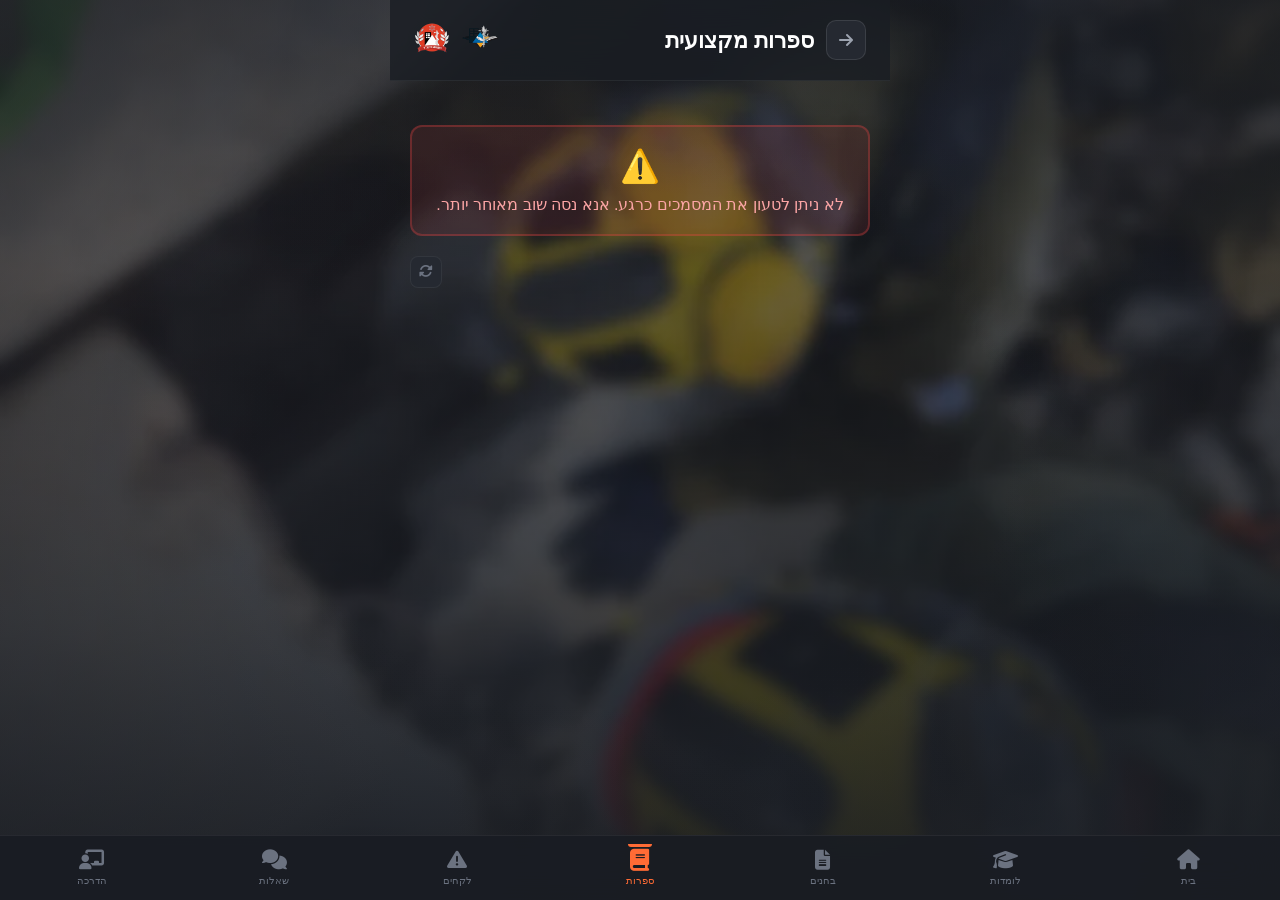
<file: safrot-page.html>
<!DOCTYPE html>
<html lang="he" dir="rtl">

<head>
    <meta charset="UTF-8">
    <meta name="viewport" content="width=device-width, initial-scale=1.0, maximum-scale=1.0, user-scalable=no">
    <meta name="apple-mobile-web-app-capable" content="yes">
    <meta name="mobile-web-app-capable" content="yes">

    <meta http-equiv="X-Frame-Options" content="DENY">
    <meta http-equiv="X-Content-Type-Options" content="nosniff">
    <meta http-equiv="Referrer-Policy" content="strict-origin-when-cross-origin">
    <meta http-equiv="Permissions-Policy" content="geolocation=(), microphone=(), camera=()">
    <meta http-equiv="Content-Security-Policy"
        content="default-src 'self'; script-src 'self' 'unsafe-inline' https://script.google.com https://script.googleusercontent.com; style-src 'self' 'unsafe-inline' https://fonts.googleapis.com https://cdnjs.cloudflare.com; font-src 'self' https://fonts.gstatic.com https://cdnjs.cloudflare.com; img-src 'self' data: https:; connect-src 'self' https://*.google.com https://*.googleusercontent.com https://script.google.com https://script.googleusercontent.com; frame-src https://drive.google.com;">

    <!-- Description & Icons -->
    <meta name="description" content="מערכת למידה רפואית - מדור רפואה, פיקוד העורף">
    <link rel="icon" type="image/png" href="Assets/logo1.PNG">
    <link rel="apple-touch-icon" href="Assets/logo1.PNG">
    <meta name="theme-color" content="#1a1d23">
    <meta name="apple-mobile-web-app-title" content="מדור רפואה">

    <title>ספרות מקצועית | מדור רפואה</title>

    <link rel="preconnect" href="https://fonts.googleapis.com">
    <link rel="preconnect" href="https://fonts.gstatic.com" crossorigin>
    <link href="https://fonts.googleapis.com/css2?family=Heebo:wght@400;500;600;700;800;900&display=swap"
        rel="stylesheet">
    <link rel="stylesheet" href="https://cdnjs.cloudflare.com/ajax/libs/font-awesome/6.4.0/css/all.min.css"
        crossorigin="anonymous" referrerpolicy="no-referrer">

    <!-- Theme System -->

    <style>
        :root {
            --orange-primary: #FF6B35;
            --orange-bright: #FF8C42;
            --orange-dark: #E85A24;
            --orange-glow: rgba(255, 107, 53, 0.4);
            --charcoal: #1a1d23;
            --charcoal-light: #252931;
            --charcoal-lighter: #2f343d;
            --text-primary: #ffffff;
            --text-secondary: #9ca3af;
            --text-muted: #6b7280;
            --border-subtle: rgba(255, 255, 255, 0.06);
            --border-light: rgba(255, 255, 255, 0.1);
        }

        * {
            margin: 0;
            padding: 0;
            box-sizing: border-box;
            -webkit-tap-highlight-color: transparent;
        }

        body {
            font-family: 'Heebo', sans-serif;
            background: var(--charcoal);
            min-height: 100vh;
            direction: rtl;
            overflow-x: hidden;
            color: var(--text-primary);
        }

        .bg-image {
            position: fixed;
            inset: 0;
            background: url('Assets/background.webp') center center / cover no-repeat;
            z-index: 0;
        }

        .bg-overlay {
            position: fixed;
            inset: 0;
            background: linear-gradient(180deg, rgba(26, 29, 35, 0.75) 0%, rgba(26, 29, 35, 0.65) 30%, rgba(26, 29, 35, 0.8) 70%, rgba(26, 29, 35, 0.95) 100%), linear-gradient(135deg, rgba(255, 107, 53, 0.08) 0%, transparent 50%);
            z-index: 1;
        }

        .bg-vignette {
            position: fixed;
            inset: 0;
            background: radial-gradient(ellipse at center, transparent 40%, rgba(26, 29, 35, 0.6) 100%);
            z-index: 2;
            pointer-events: none;
        }

        .main-container {
            position: relative;
            z-index: 10;
            min-height: 100vh;
            max-width: 500px;
            margin: 0 auto;
        }

        .header {
            padding: 20px 24px;
            display: flex;
            align-items: center;
            justify-content: space-between;
            border-bottom: 1px solid var(--border-subtle);
            background: rgba(26, 29, 35, 0.8);
            backdrop-filter: blur(20px);
            -webkit-backdrop-filter: blur(20px);
            position: sticky;
            top: 0;
            z-index: 100;
        }

        .header-right {
            display: flex;
            align-items: center;
            gap: 12px;
        }

        .back-btn {
            width: 40px;
            height: 40px;
            background: var(--charcoal-light);
            border: 1px solid var(--border-light);
            border-radius: 10px;
            display: flex;
            align-items: center;
            justify-content: center;
            cursor: pointer;
            transition: all 0.3s ease;
            color: var(--text-secondary);
            font-size: 1rem;
        }

        .back-btn:hover {
            background: var(--charcoal-lighter);
            border-color: var(--orange-primary);
            color: var(--orange-primary);
        }

        .page-title {
            font-size: 1.4rem;
            font-weight: 700;
            color: var(--text-primary);
        }

        .header-actions {
            display: flex;
            align-items: center;
            gap: 10px;
        }

        .header-logos {
            display: flex;
            align-items: center;
            gap: 12px;
        }

        .header-logos img {
            height: 36px;
            width: auto;
        }

        .content {
            padding: 24px 20px 40px;
        }

        .loading-screen {
            text-align: center;
            padding: 60px 20px;
        }

        .loading-spinner {
            width: 50px;
            height: 50px;
            border: 4px solid var(--charcoal-lighter);
            border-top: 4px solid var(--orange-primary);
            border-radius: 50%;
            animation: spin 1s linear infinite;
            margin: 0 auto 20px;
        }

        .loading-text {
            font-size: 1rem;
            color: var(--text-secondary);
        }

        .error-message {
            background: rgba(239, 68, 68, 0.1);
            border: 2px solid rgba(239, 68, 68, 0.3);
            border-radius: 12px;
            padding: 20px;
            margin: 20px 0;
            color: #fca5a5;
            text-align: center;
        }

        .documents-grid {
            display: grid;
            grid-template-columns: repeat(2, 1fr);
            gap: 14px;
        }

        .document-card {
            background: var(--charcoal-light);
            border: 1px solid var(--border-subtle);
            border-radius: 16px;
            padding: 20px 16px;
            cursor: pointer;
            transition: all 0.3s cubic-bezier(0.34, 1.56, 0.64, 1);
            position: relative;
            overflow: hidden;
            display: flex;
            flex-direction: column;
            align-items: center;
            text-align: center;
            min-height: 140px;
        }

        .document-card::before {
            content: '';
            position: absolute;
            top: 0;
            left: 0;
            right: 0;
            height: 3px;
            background: linear-gradient(90deg, var(--orange-primary), var(--orange-bright));
            transform: scaleX(0);
            transform-origin: right;
            transition: transform 0.3s ease;
        }

        .document-card:hover {
            transform: translateY(-4px);
            border-color: rgba(255, 107, 53, 0.3);
            box-shadow: 0 8px 30px rgba(0, 0, 0, 0.3), 0 0 0 1px rgba(255, 107, 53, 0.1);
        }

        .document-card:hover::before {
            transform: scaleX(1);
            transform-origin: left;
        }

        .document-card:active {
            transform: translateY(-2px) scale(0.98);
        }

        /* ===== REFRESH BUTTON ===== */
        .refresh-btn {
            width: 32px;
            height: 32px;
            background: var(--charcoal-light);
            border: 1px solid var(--border-subtle);
            border-radius: 8px;
            color: var(--text-muted);
            cursor: pointer;
            display: flex;
            align-items: center;
            justify-content: center;
            transition: all 0.2s ease;
            font-size: 0.85rem;
        }

        .refresh-btn:hover {
            border-color: var(--orange-primary);
            color: var(--orange-primary);
        }

        .refresh-btn:active {
            transform: scale(0.92);
        }

        .refresh-btn.spinning i {
            animation: spin 0.7s linear infinite;
        }

        .cache-age {
            font-size: 0.7rem;
            color: var(--text-muted);
            align-self: center;
        }

        .stats-right {
            display: flex;
            align-items: center;
            gap: 6px;
        }


        .document-emoji {
            font-size: 2.5rem;
            margin-bottom: 12px;
            transition: all 0.3s ease;
        }

        .document-card:hover .document-emoji {
            transform: scale(1.1);
        }

        .document-title {
            font-size: 0.9rem;
            font-weight: 600;
            color: var(--text-primary);
            line-height: 1.4;
            flex: 1;
            display: flex;
            align-items: center;
            justify-content: center;
            transition: color 0.3s ease;
        }

        .document-card:hover .document-title {
            color: var(--orange-primary);
        }

        .pdf-badge {
            position: absolute;
            top: 8px;
            left: 8px;
            background: linear-gradient(135deg, #ef4444, #dc2626);
            color: white;
            padding: 4px 8px;
            border-radius: 6px;
            font-size: 0.65rem;
            font-weight: 700;
            letter-spacing: 0.5px;
        }

        @keyframes spin {
            0% {
                transform: rotate(0deg);
            }

            100% {
                transform: rotate(360deg);
            }
        }

        @keyframes fadeSlideUp {
            from {
                opacity: 0;
                transform: translateY(20px);
            }

            to {
                opacity: 1;
                transform: translateY(0);
            }
        }

        /* Bottom Navigation */
        .bottom-nav {
            position: fixed;
            bottom: 0;
            left: 0;
            right: 0;
            background: rgba(26, 29, 35, 0.95);
            backdrop-filter: blur(20px);
            -webkit-backdrop-filter: blur(20px);
            border-top: 1px solid var(--border-subtle);
            display: flex;
            justify-content: space-around;
            align-items: center;
            padding: 8px 0;
            padding-bottom: calc(8px + env(safe-area-inset-bottom));
            z-index: 1000;
        }

        .bottom-nav-item {
            display: flex;
            flex-direction: column;
            align-items: center;
            gap: 4px;
            padding: 6px 8px;
            color: var(--text-muted);
            text-decoration: none;
            font-size: 0.65rem;
            font-weight: 500;
            transition: all 0.3s ease;
            position: relative;
            min-width: 52px;
        }

        .bottom-nav-item i {
            font-size: 1.25rem;
            transition: all 0.3s ease;
        }

        .bottom-nav-item.active {
            color: var(--orange-primary);
        }

        .bottom-nav-item.active i {
            transform: scale(1.1);
        }

        .bottom-nav-item.active::before {
            content: '';
            position: absolute;
            top: 0;
            left: 50%;
            transform: translateX(-50%);
            width: 24px;
            height: 3px;
            background: var(--orange-primary);
            border-radius: 0 0 3px 3px;
        }

        .bottom-nav-item:not(.active):hover {
            color: var(--text-secondary);
        }

        .bottom-nav-item:not(.active):active {
            color: var(--orange-primary);
            transform: scale(0.95);
        }

        .bottom-nav-item.active.instructor-tab {
            color: #818cf8;
        }

        .bottom-nav-item.active.instructor-tab::before {
            background: #818cf8;
        }

        .main-container {
            padding-bottom: 80px;
        }

        @media (max-width: 400px) {
            .header {
                padding: 16px 20px;
            }

            .page-title {
                font-size: 1.2rem;
            }

            .header-logos img {
                height: 32px;
            }

            .content {
                padding: 20px 16px 32px;
            }

            .documents-grid {
                gap: 12px;
            }

            .document-card {
                padding: 16px 12px;
                min-height: 120px;
            }

            .document-emoji {
                font-size: 2rem;
            }

            .document-title {
                font-size: 0.85rem;
            }
        }
    </style>
</head>

<body>
    <div class="bg-image"></div>
    <div class="bg-overlay"></div>
    <div class="bg-vignette"></div>

    <div class="main-container">
        <header class="header">
            <div class="header-right">
                <button class="back-btn" onclick="goBack()">
                    <i class="fas fa-arrow-right"></i>
                </button>
                <h1 class="page-title">ספרות מקצועית</h1>
            </div>
            <div class="header-actions">
                <div class="header-logos">
                    <picture>
                        <source srcset="Assets/logo1.webp" type="image/webp"><img src="Assets/logo1_small.PNG"
                            alt="Logo 1">
                    </picture>
                    <picture>
                        <source srcset="Assets/logo2.webp" type="image/webp"><img src="Assets/logo2_small.PNG"
                            alt="Logo 2">
                    </picture>
                </div>
            </div>
        </header>

        <div class="content">
            <div id="loading-screen" class="loading-screen">
                <div class="loading-spinner"></div>
                <div class="loading-text">טוען מסמכים...</div>
            </div>

            <div id="error-screen" style="display: none;">
                <div class="error-message">
                    <div style="font-size: 2rem; margin-bottom: 10px;">⚠️</div>
                    <div id="error-text">שגיאה בטעינת המסמכים</div>
                </div>
            </div>

            <div style="display:flex;justify-content:flex-end;margin-bottom:12px;">
                <button class="refresh-btn" id="refreshBtn" onclick="forceRefresh()" title="ריענון"><i
                        class="fas fa-sync-alt"></i></button>
            </div>
            <div id="documents-grid" class="documents-grid" style="display: none;"></div>
        </div>
    </div>

    <script>
        const DOCUMENTS_URL = 'https://script.google.com/macros/s/AKfycbxT3zOiv2zy1FylpNbP02VYusXe5Pqy9Pdz1iziF8103cnx37Tgzg_f1_-g7aQ0iBt3Ag/exec';

        let documents = [];
        let lastLoadTime = 0;
        const RATE_LIMIT_MS = 2000;
        const CACHE_KEY = 'safrot_cache';
        const CACHE_TTL = 10 * 60 * 1000;

        // ---- Cache helpers ----
        function saveCache(cacheKey, data) {
            try {
                localStorage.setItem(cacheKey, JSON.stringify(data));
                localStorage.setItem(cacheKey + '_ts', Date.now());
            } catch (e) { }
        }
        function loadCache(cacheKey, ttl) {
            const ts = parseInt(localStorage.getItem(cacheKey + '_ts') || '0');
            if (Date.now() - ts > ttl) return null;
            try { return JSON.parse(localStorage.getItem(cacheKey)); } catch (e) { return null; }
        }
        function showCacheAge(elId, cacheKey) {
            const ts = parseInt(localStorage.getItem(cacheKey + '_ts') || '0');
            if (!ts) { document.getElementById(elId).textContent = ''; return; }
            const mins = Math.round((Date.now() - ts) / 60000);
            document.getElementById(elId).textContent = mins < 1 ? 'עדכני' : 'לפני ' + mins + ' דק\'';
        }

        function forceRefresh() {
            localStorage.removeItem(CACHE_KEY);
            localStorage.removeItem(CACHE_KEY + '_ts');
            lastLoadTime = 0;
            const btn = document.getElementById('refreshBtn');
            btn.classList.add('spinning');
            loadDocuments().finally(() => btn.classList.remove('spinning'));
        }


        function isValidUrl(url) {
            if (!url || typeof url !== 'string') return false;
            try {
                const urlObj = new URL(url);
                return urlObj.protocol === 'https:' &&
                    (urlObj.hostname === 'drive.google.com' ||
                        urlObj.hostname === 'script.google.com' ||
                        urlObj.hostname === 'script.googleusercontent.com');
            } catch (e) { return false; }
        }

        async function loadDocuments() {
            const now = Date.now();
            if (now - lastLoadTime < RATE_LIMIT_MS) return;
            lastLoadTime = now;

            // Try cache first
            const cached = loadCache(CACHE_KEY, CACHE_TTL);
            if (cached && cached.length > 0) {
                documents = cached;
                displayDocuments();
                return;
            }

            try {
                const response = await fetch(DOCUMENTS_URL);
                if (!response.ok) throw new Error(`שגיאת שרת: ${response.status}`);

                const data = await response.json();
                if (!data.success) throw new Error(data.error || 'שגיאה בטעינת נתונים');

                documents = (data.documents || [])
                    .filter(d => d.title && d.title.trim() !== '' && d.url)
                    .filter(d => isValidUrl(d.url))
                    .map(d => ({
                        title: String(d.title).substring(0, 150),
                        emoji: String(d.emoji || '📄').substring(0, 10),
                        url: d.url
                    }));

                if (documents.length === 0) throw new Error('לא נמצאו מסמכים תקינים');

                saveCache(CACHE_KEY, documents);
                displayDocuments();
            } catch (error) {
                console.error('שגיאה:', error);
                showError('לא ניתן לטעון את המסמכים כרגע. אנא נסה שוב מאוחר יותר.');
            }
        }

        function escapeHtml(text) {
            if (!text) return '';
            const div = document.createElement('div');
            div.textContent = String(text);
            return div.innerHTML;
        }

        function displayDocuments() {
            const container = document.getElementById('documents-grid');
            container.innerHTML = '';

            documents.forEach((doc, index) => {
                const docCard = document.createElement('div');
                docCard.className = 'document-card';
                docCard.style.animationDelay = `${0.1 + index * 0.05}s`;
                docCard.style.animation = 'fadeSlideUp 0.5s ease-out backwards';

                // Build document card safely using DOM methods to prevent XSS
                const pdfBadge = document.createElement('span');
                pdfBadge.className = 'pdf-badge';
                pdfBadge.textContent = 'PDF';

                const emojiSpan = document.createElement('span');
                emojiSpan.className = 'document-emoji';
                emojiSpan.textContent = doc.emoji || '📄';

                const titleDiv = document.createElement('div');
                titleDiv.className = 'document-title';
                titleDiv.textContent = doc.title;

                docCard.appendChild(pdfBadge);
                docCard.appendChild(emojiSpan);
                docCard.appendChild(titleDiv);

                docCard.onclick = function () { openDocument(doc.url); };
                container.appendChild(docCard);
            });

            document.getElementById('loading-screen').style.display = 'none';
            document.getElementById('documents-grid').style.display = 'grid';
        }

        function showError(message) {
            document.getElementById('loading-screen').style.display = 'none';
            document.getElementById('error-screen').style.display = 'block';
            document.getElementById('error-text').textContent = message;
        }

        function openDocument(url) {
            if (!isValidUrl(url)) { alert('קישור לא תקין'); return; }
            const newWindow = window.open(url, '_blank', 'noopener,noreferrer');
            if (newWindow) newWindow.opener = null;
        }

        function goBack() {
            if (window.history.length > 1) window.history.back();
            else window.location.href = './index.html';
        }

        function goHome() { window.location.href = './index.html'; }

        let lastTouchEnd = 0;
        document.addEventListener('touchend', function (e) {
            const now = Date.now();
            if (now - lastTouchEnd <= 300) e.preventDefault();
            lastTouchEnd = now;
        }, false);

        window.addEventListener('load', loadDocuments);
    </script>

    <!-- Bottom Navigation -->
    <nav class="bottom-nav">
        <a href="index.html" class="bottom-nav-item">
            <i class="fas fa-home"></i>
            <span>בית</span>
        </a>
        <a href="lomdot2-page.html" class="bottom-nav-item">
            <i class="fas fa-graduation-cap"></i>
            <span>לומדות</span>
        </a>
        <a href="exams.html" class="bottom-nav-item">
            <i class="fas fa-file-alt"></i>
            <span>בחנים</span>
        </a>
        <a href="safrot-page.html" class="bottom-nav-item active">
            <i class="fas fa-book"></i>
            <span>ספרות</span>
        </a>
        <a href="lessons-learned.html" class="bottom-nav-item">
            <i class="fas fa-exclamation-triangle"></i>
            <span>לקחים</span>
        </a>
        <a href="qa.html" class="bottom-nav-item">
            <i class="fas fa-comments"></i>
            <span>שאלות</span>
        </a>
        <a href="hadracha-page.html" class="bottom-nav-item instructor-tab">
            <i class="fas fa-chalkboard-teacher"></i>
            <span>הדרכה</span>
        </a>
    </nav>
</body>

</html>
</file>
